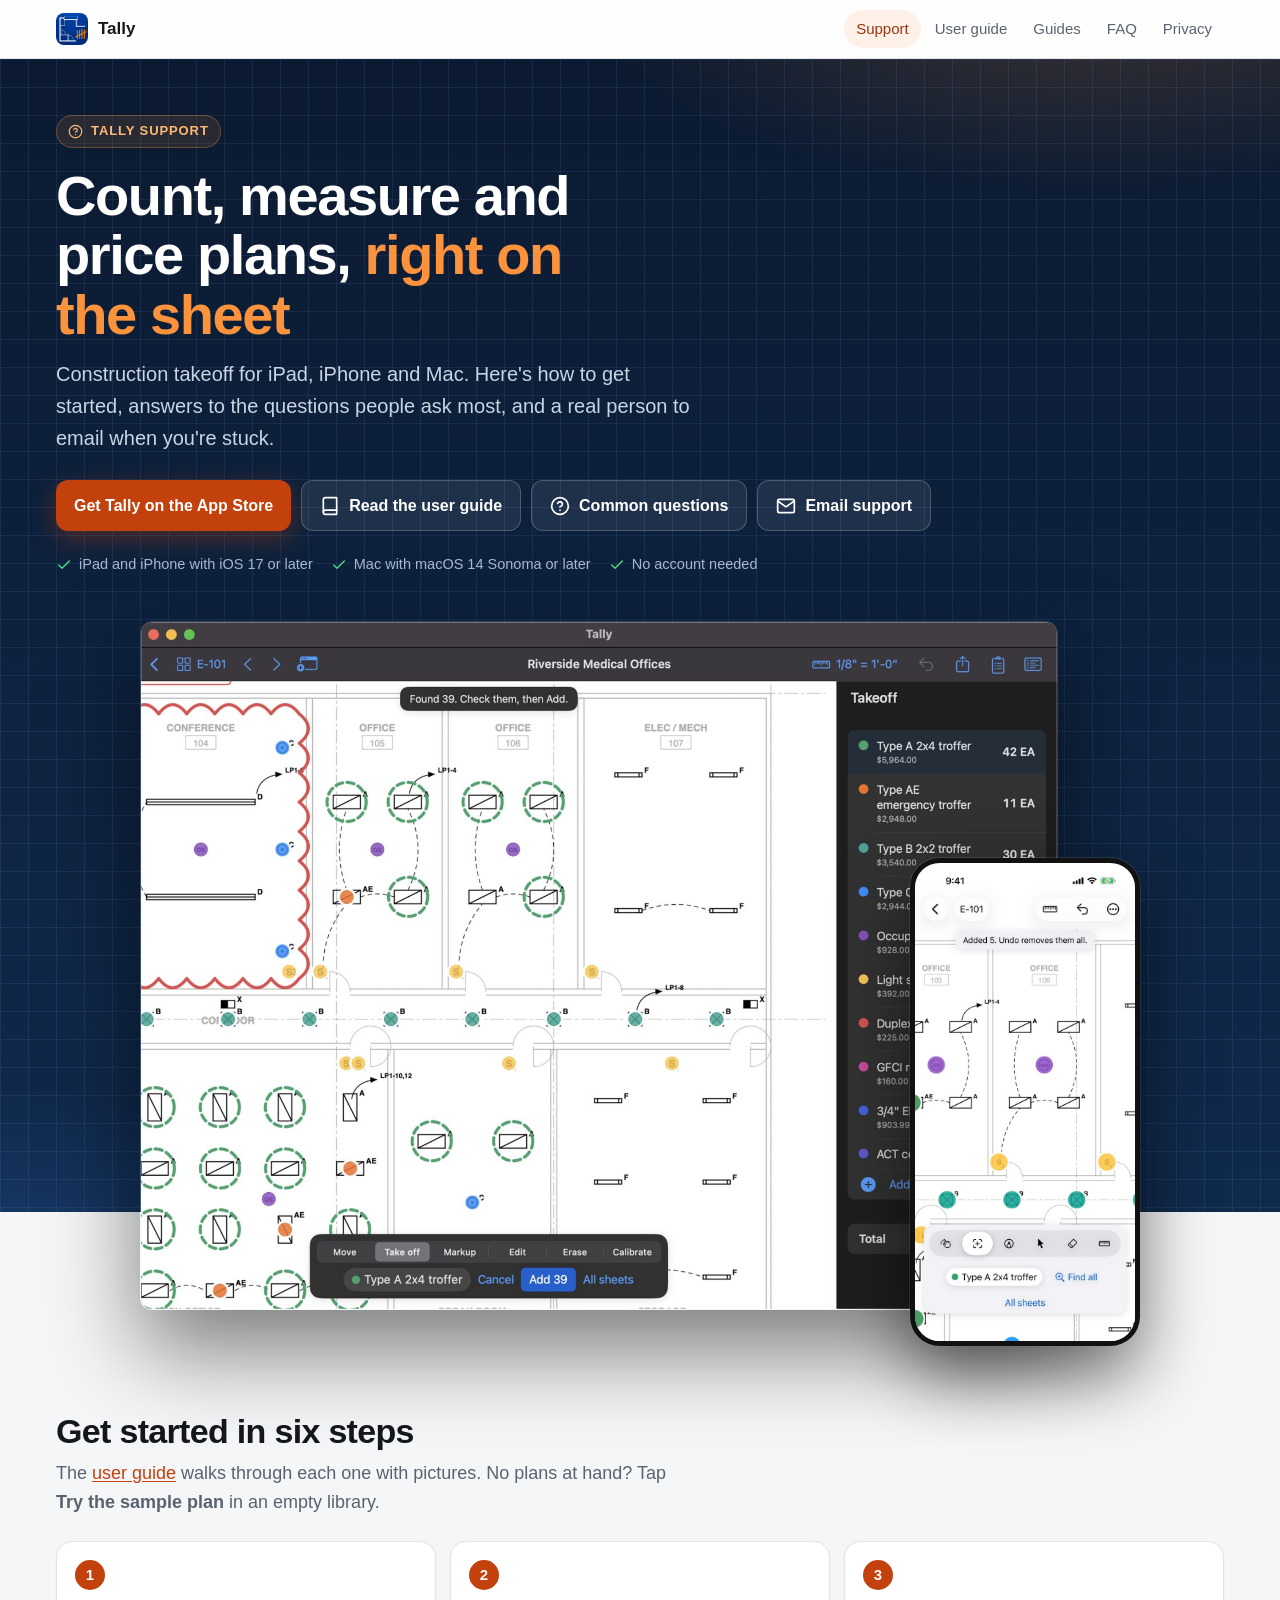
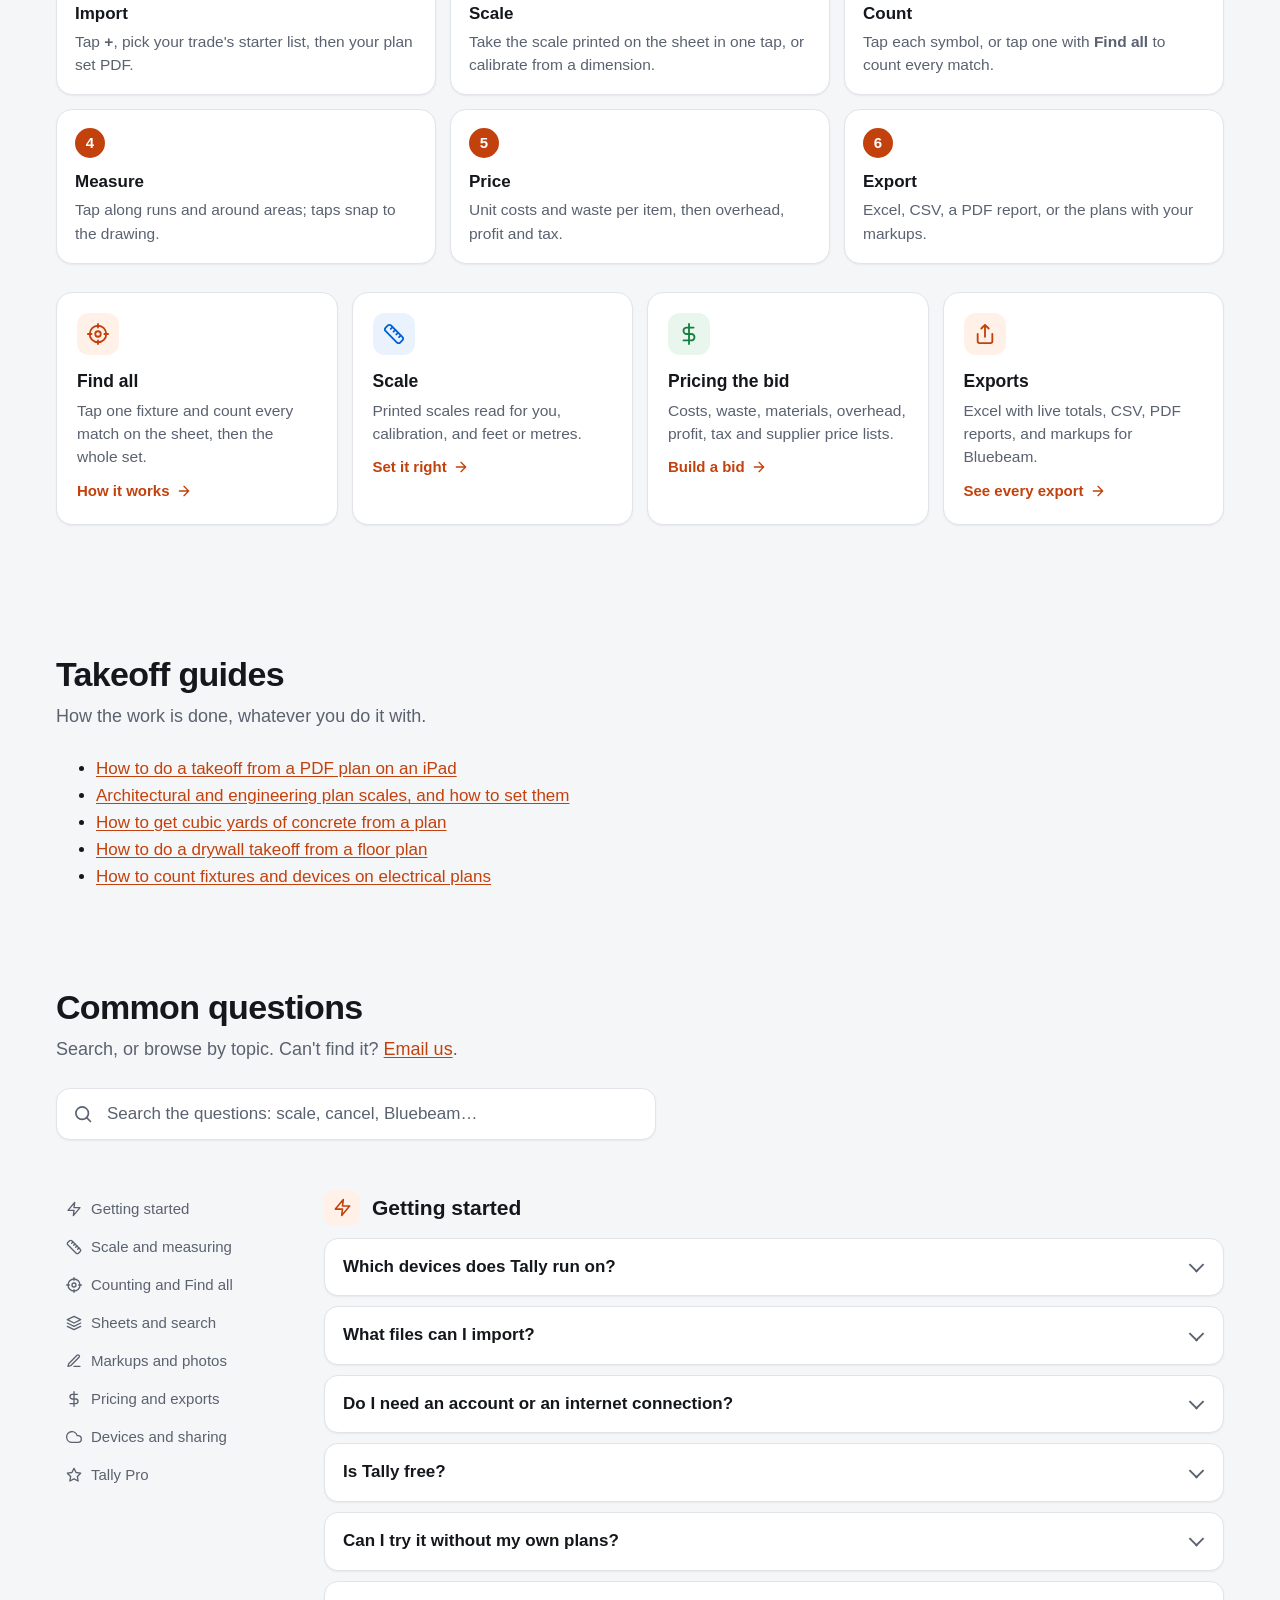
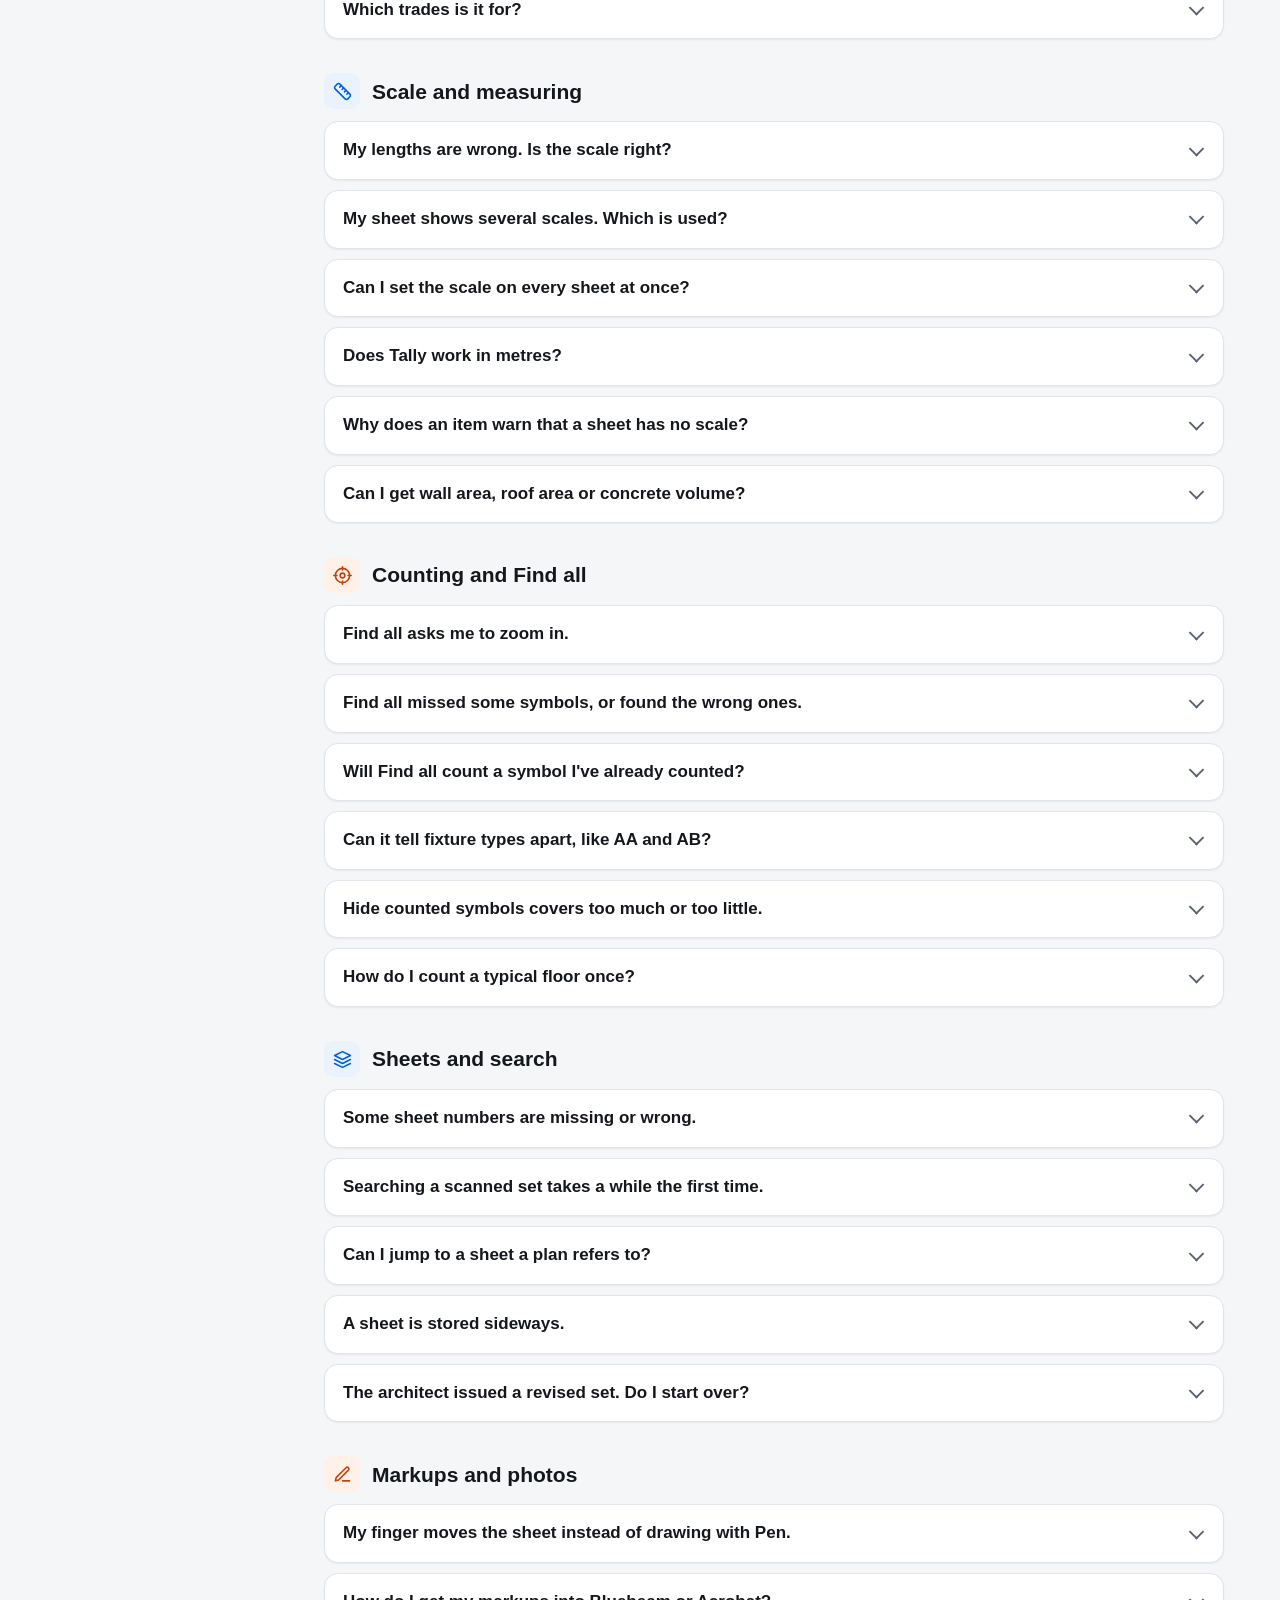
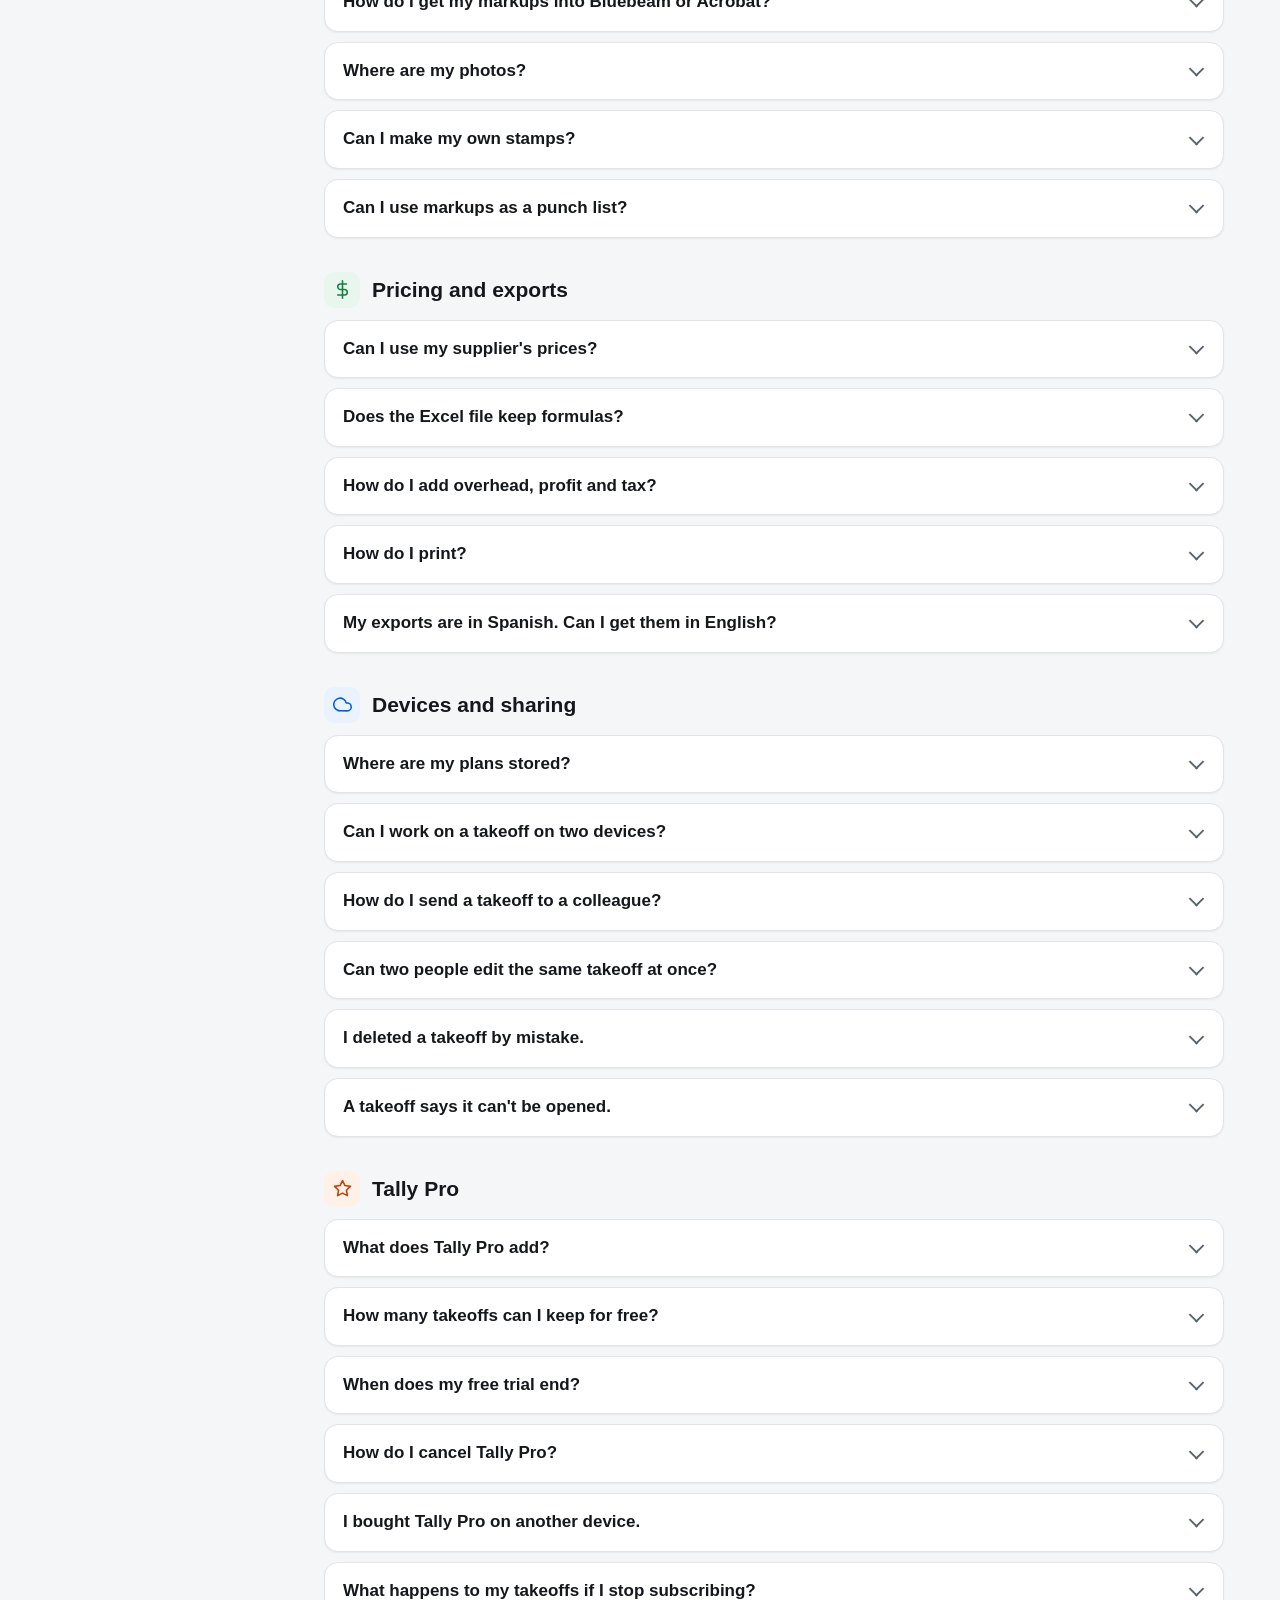
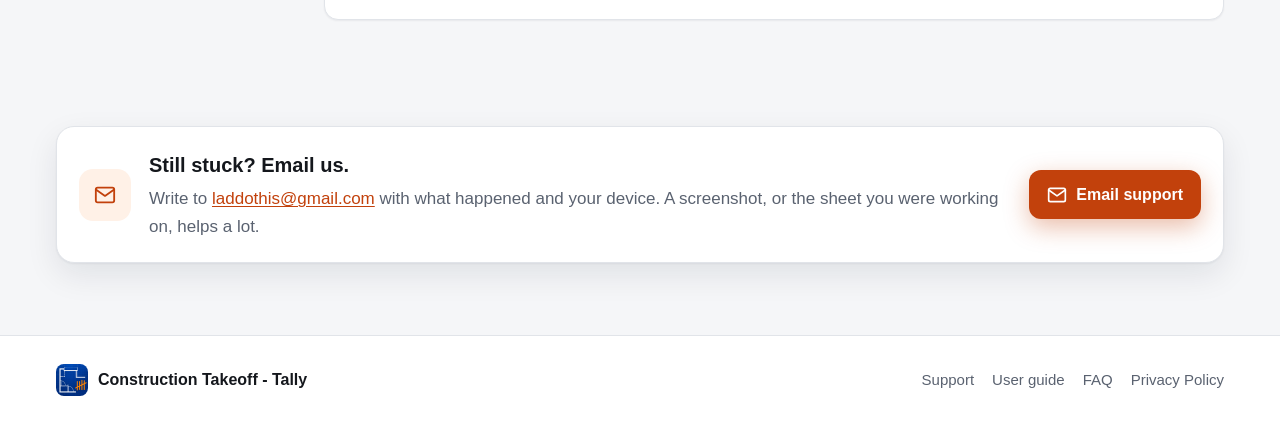
<file: index.html>
<!doctype html>
<html lang="en">
<head>
<meta charset="utf-8">
<meta name="viewport" content="width=device-width, initial-scale=1">
<meta name="msvalidate.01" content="9BEF4B135A9025BA46678C081A6365D9" />
<title>Tally: Construction Takeoff for iPad, iPhone and Mac</title>
<meta name="description" content="Construction takeoff from PDF plans on iPad, iPhone and Mac: count, measure, mark up and price on the sheet, offline. Guides, help and support.">
<meta name="theme-color" content="#0b1a30">
<link rel="stylesheet" href="style.css">
<link rel="icon" href="icon.png">
<link rel="apple-touch-icon" href="icon.png">
<link rel="canonical" href="https://coderalert0.github.io/tally-takeoff-site/">
<meta name="apple-itunes-app" content="app-id=6822083779">
<script type="application/ld+json">{"@context":"https://schema.org","@type":"SoftwareApplication","name":"Construction Takeoff - Tally","operatingSystem":"iOS 17, iPadOS 17, macOS 14","applicationCategory":"BusinessApplication","url":"https://apps.apple.com/us/app/id6822083779","offers":{"@type":"Offer","price":"0","priceCurrency":"USD"}}</script>
</head>
<body>
<a class="skip" href="#faq">Skip to the questions</a>
<header class="topbar">
  <div class="topbar-in">
    <a class="brand" href="./"><img src="icon.png" alt=""><span>Tally</span></a>
    <nav class="nav" aria-label="Site">
      <a href="./" aria-current="page">Support</a>
      <a href="guide.html">User guide</a>
      <a href="#guides">Guides</a>
      <a href="#faq">FAQ</a>
      <a href="privacy.html">Privacy</a>
    </nav>
  </div>
</header>

<section class="hero">
  <div class="hero-in">
    <span class="eyebrow"><svg class="ic"><use href="icons.svg#help"/></svg>Tally support</span>
    <h1>Count, measure and price plans, <em>right on the sheet</em></h1>
    <p class="lead">Construction takeoff for iPad, iPhone and Mac. Here's how to get started, answers to the questions people ask most, and a real person to email when you're stuck.</p>
    <div class="actions">
      <a class="btn btn-primary" href="https://apps.apple.com/us/app/apple-store/id6822083779?pt=128557981&amp;ct=site-home&amp;mt=8">Get Tally on the App Store</a>
      <a class="btn btn-ghost" href="guide.html"><svg class="ic"><use href="icons.svg#book"/></svg>Read the user guide</a>
      <a class="btn btn-ghost" href="#faq"><svg class="ic"><use href="icons.svg#help"/></svg>Common questions</a>
      <a class="btn btn-ghost mail" href="#contact"><svg class="ic"><use href="icons.svg#mail"/></svg>Email support</a>
    </div>
    <div class="platforms">
      <span><svg class="ic"><use href="icons.svg#check"/></svg>iPad and iPhone with iOS 17 or later</span>
      <span><svg class="ic"><use href="icons.svg#check"/></svg>Mac with macOS 14 Sonoma or later</span>
      <span><svg class="ic"><use href="icons.svg#check"/></svg>No account needed</span>
    </div>
    <div class="devices">
      <img class="mac" src="img/hero-mac.jpg" width="1600" height="1200" alt="Tally on a Mac: Find all has ringed 39 matching light fixtures on an electrical plan, with the items and their totals on the right">
      <img class="phone" src="img/iphone.jpg" width="600" height="1304" alt="Tally on an iPhone showing counted fixtures on a sheet">
    </div>
  </div>
</section>

<div class="wrap after-devices">
  <h2 class="section-title">Get started in six steps</h2>
  <p class="section-sub">The <a href="guide.html#quick-start">user guide</a> walks through each one with pictures. No plans at hand? Tap <b>Try the sample plan</b> in an empty library.</p>
  <ol class="quick">
    <li><b>Import</b><span>Tap <b>+</b>, pick your trade's starter list, then your plan set PDF.</span></li>
    <li><b>Scale</b><span>Take the scale printed on the sheet in one tap, or calibrate from a dimension.</span></li>
    <li><b>Count</b><span>Tap each symbol, or tap one with <b>Find all</b> to count every match.</span></li>
    <li><b>Measure</b><span>Tap along runs and around areas; taps snap to the drawing.</span></li>
    <li><b>Price</b><span>Unit costs and waste per item, then overhead, profit and tax.</span></li>
    <li><b>Export</b><span>Excel, CSV, a PDF report, or the plans with your markups.</span></li>
  </ol>

  <div class="cards" style="margin-top:28px">
    <a class="card" href="guide.html#counting"><span class="tile"><svg class="ic"><use href="icons.svg#target"/></svg></span><h3>Find all</h3><p>Tap one fixture and count every match on the sheet, then the whole set.</p><span class="more">How it works<svg class="ic"><use href="icons.svg#arrow"/></svg></span></a>
    <a class="card" href="guide.html#scale"><span class="tile blue"><svg class="ic"><use href="icons.svg#ruler"/></svg></span><h3>Scale</h3><p>Printed scales read for you, calibration, and feet or metres.</p><span class="more">Set it right<svg class="ic"><use href="icons.svg#arrow"/></svg></span></a>
    <a class="card" href="guide.html#pricing"><span class="tile green"><svg class="ic"><use href="icons.svg#dollar"/></svg></span><h3>Pricing the bid</h3><p>Costs, waste, materials, overhead, profit, tax and supplier price lists.</p><span class="more">Build a bid<svg class="ic"><use href="icons.svg#arrow"/></svg></span></a>
    <a class="card" href="guide.html#exports"><span class="tile"><svg class="ic"><use href="icons.svg#share"/></svg></span><h3>Exports</h3><p>Excel with live totals, CSV, PDF reports, and markups for Bluebeam.</p><span class="more">See every export<svg class="ic"><use href="icons.svg#arrow"/></svg></span></a>
  </div>
</div>
<div class="wrap" id="guides">
  <h2 class="section-title">Takeoff guides</h2>
  <p class="section-sub">How the work is done, whatever you do it with.</p>
  <ul>
    <li><a href="pdf-takeoff-on-ipad.html">How to do a takeoff from a PDF plan on an iPad</a></li>
    <li><a href="plan-scales.html">Architectural and engineering plan scales, and how to set them</a></li>
    <li><a href="concrete-cubic-yards-from-plans.html">How to get cubic yards of concrete from a plan</a></li>
    <li><a href="drywall-takeoff-from-plans.html">How to do a drywall takeoff from a floor plan</a></li>
    <li><a href="count-symbols-on-electrical-plans.html">How to count fixtures and devices on electrical plans</a></li>
  </ul>
</div>


<div class="wrap" id="faq" style="padding-top:8px">
  <h2 class="section-title">Common questions</h2>
  <p class="section-sub">Search, or browse by topic. Can't find it? <a href="#contact">Email us</a>.</p>
  <div class="search" role="search" style="margin:0 0 6px">
    <svg class="ic"><use href="icons.svg#search"/></svg>
    <input id="faq-search" class="light" type="search" placeholder="Search the questions: scale, cancel, Bluebeam…" aria-label="Search the questions" autocomplete="off">
  </div>
  <div class="search-status light" id="faq-status" aria-live="polite"></div>

  <div class="faq-layout" style="margin-top:18px">
    <nav class="faq-nav" aria-label="Topics">
      <a href="#q-start"><svg class="ic"><use href="icons.svg#zap"/></svg>Getting started</a>
      <a href="#q-scale"><svg class="ic"><use href="icons.svg#ruler"/></svg>Scale and measuring</a>
      <a href="#q-count"><svg class="ic"><use href="icons.svg#target"/></svg>Counting and Find all</a>
      <a href="#q-sheets"><svg class="ic"><use href="icons.svg#layers"/></svg>Sheets and search</a>
      <a href="#q-markup"><svg class="ic"><use href="icons.svg#pen"/></svg>Markups and photos</a>
      <a href="#q-bid"><svg class="ic"><use href="icons.svg#dollar"/></svg>Pricing and exports</a>
      <a href="#q-devices"><svg class="ic"><use href="icons.svg#cloud"/></svg>Devices and sharing</a>
      <a href="#q-pro"><svg class="ic"><use href="icons.svg#star"/></svg>Tally Pro</a>
    </nav>
    <div>
      <div class="empty" id="faq-empty" hidden>No answer matches that yet. <a class="mail" href="#contact">Email us</a> and we'll help.</div>

      <section class="faq-group" id="q-start">
        <h3><span class="tile"><svg class="ic"><use href="icons.svg#zap"/></svg></span>Getting started</h3>
        <details class="qa" id="what-devices"><summary>Which devices does Tally run on?</summary><div class="a">
          <p>iPhone and iPad with iOS or iPadOS 17 or later, and Mac with macOS 14 Sonoma or later. It's one app: buy Tally Pro once and it works on all three with the same Apple Account.</p></div></details>
        <details class="qa" id="what-files"><summary>What files can I import?</summary><div class="a">
          <p>Plan set PDFs of any size (sets of hundreds of sheets open in a moment), photos or scans of a sheet (JPEG, PNG or HEIC), and takeoff files sent from another Tally. Tap <b>+</b> in the library, open a PDF in Tally from Files or Mail, or drag it onto the library on an iPad or Mac.</p></div></details>
        <details class="qa" id="account"><summary>Do I need an account or an internet connection?</summary><div class="a">
          <p>No account, ever. Tally works offline: your plans and takeoffs are on your device. With iCloud on, they also sync to your other devices whenever you're connected.</p></div></details>
        <details class="qa" id="free"><summary>Is Tally free?</summary><div class="a">
          <p>Yes. Counting by hand, runs and areas, scales, zones, markups, photos, and pricing and the bid on screen are free, with no time limit, on up to three takeoffs at a time. <a href="guide.html#pro">Tally Pro</a> adds Find all, rooms in one tap, every export and printing, revised sets and Compare, and no limit on takeoffs. Every Pro feature works free on the sample plan, and Tally Pro starts with a 7-day free trial.</p></div></details>
        <details class="qa" id="sample"><summary>Can I try it without my own plans?</summary><div class="a">
          <p>Yes. In an empty library, tap <b>Try the sample plan</b> (or, later, <b>Help</b> › <b>Try Tally Pro on the sample plan</b>): a real electrical sheet with an electrical item list. Every Tally Pro feature works on it, free, so you can try Find all, rooms and the exports before deciding.</p></div></details>
        <details class="qa" id="trades"><summary>Which trades is it for?</summary><div class="a">
          <p>Any trade that counts, measures or prices from plans. New takeoffs can start with an item list for electrical, drywall and framing, flooring, roofing, plumbing, HVAC, concrete or painting, or blank, or with the items and prices of one of your earlier takeoffs.</p></div></details>
      </section>

      <section class="faq-group" id="q-scale">
        <h3><span class="tile blue"><svg class="ic"><use href="icons.svg#ruler"/></svg></span>Scale and measuring</h3>
        <details class="qa" id="scale-wrong"><summary>My lengths are wrong. Is the scale right?</summary><div class="a">
          <p>A printed scale is only right if the set was printed at its full size. Half-size sets, and PDFs that were resized, need calibrating: choose <b>Calibrate</b>, tap both ends of a long dimension you know, and type its length. If the sheet already has a scale, Tally first shows the line's length at that scale, so you can see whether it's off.</p></div></details>
        <details class="qa" id="several-scales"><summary>My sheet shows several scales. Which is used?</summary><div class="a">
          <p>The one you pick. The Scale menu lists every scale printed on the sheet, under <b>Printed on this sheet</b>. Each sheet has one scale at a time, used for every run and area on it, so pick the scale of the view you're taking off.</p></div></details>
        <details class="qa" id="all-scales"><summary>Can I set the scale on every sheet at once?</summary><div class="a">
          <p>Yes, two ways in the Scale menu: <b>Use each sheet's printed scale</b> sets every sheet without a scale from the one scale it prints (sheets with several, or none, are left for you), and <b>Use this scale on all sheets</b> copies this sheet's scale to the rest.</p></div></details>
        <details class="qa" id="metric"><summary>Does Tally work in metres?</summary><div class="a">
          <p>Yes. Scale menu › <b>Units</b> › Metres shows the takeoff in m, m² and m³, prices per metre included. Metric scales (1:50, 1:100 and the rest) are listed and read from the sheets, and in metres a length typed without a unit is metres. Switching units never changes a total.</p></div></details>
        <details class="qa" id="no-scale"><summary>Why does an item warn that a sheet has no scale?</summary><div class="a">
          <p>Runs and areas on a sheet with no scale can't be measured yet, so they'd count as zero. Set the sheet's scale and their lengths and areas appear. Counts don't need a scale.</p></div></details>
        <details class="qa" id="walls-roofs"><summary>Can I get wall area, roof area or concrete volume?</summary><div class="a">
          <p>Yes, from the item's settings: a <b>wall height</b> turns a run into wall area, a <b>roof pitch</b> turns plan area into true roof area, and a <b>depth</b> turns an area into cubic yards for a slab or excavation. See <a href="guide.html#items">Items</a>.</p></div></details>
      </section>

      <section class="faq-group" id="q-count">
        <h3><span class="tile"><svg class="ic"><use href="icons.svg#target"/></svg></span>Counting and Find all</h3>
        <details class="qa" id="zoom-in"><summary>Find all asks me to zoom in.</summary><div class="a">
          <p>At full-sheet zoom a fingertip covers several symbols, so Tally can't tell which one you mean. Zoom in until the symbol is easy to tap, then tap it.</p></div></details>
        <details class="qa" id="findall-missed"><summary>Find all missed some symbols, or found the wrong ones.</summary><div class="a">
          <p>Every match is shown for you to check before it's added: tap a wrong one to leave it out, and tap a missed one to count it. Find all works best on PDFs exported from CAD; scanned paper drawings work less reliably. If a set keeps tripping it up, <a href="#contact">send us the sheet</a> and we'll look.</p></div></details>
        <details class="qa" id="findall-twice"><summary>Will Find all count a symbol I've already counted?</summary><div class="a">
          <p>No. Symbols already counted for the item are skipped, on the sheet and when <b>All sheets</b> searches the rest of the set.</p></div></details>
        <details class="qa" id="findall-types"><summary>Can it tell fixture types apart, like AA and AB?</summary><div class="a">
          <p>Yes. Types drawn alike but tagged differently are kept apart, in any orientation. It also finds long fixtures such as pendant rows, symbols drawn as just a word (a switch shown as "S3"), and fixtures inside a ceiling grid.</p></div></details>
        <details class="qa" id="hide-counted"><summary>Hide counted symbols covers too much or too little.</summary><div class="a">
          <p>Symbols counted with Find all are covered at their own size (a long fixture, such as a pendant row, over its middle); ones you tapped by hand get a fixture-sized cover. Turn it off from the item menu at any time.</p></div></details>
        <details class="qa" id="typical"><summary>How do I count a typical floor once?</summary><div class="a">
          <p>Count it, then either This sheet › <b>Repeat this sheet (typical floor)</b> to multiply its quantities, or <b>Copy this sheet's marks to</b> another sheet of the same size, so each floor has its own marks (and its own zone, if you use zones).</p></div></details>
      </section>

      <section class="faq-group" id="q-sheets">
        <h3><span class="tile blue"><svg class="ic"><use href="icons.svg#layers"/></svg></span>Sheets and search</h3>
        <details class="qa" id="sheet-numbers"><summary>Some sheet numbers are missing or wrong.</summary><div class="a">
          <p>Tally reads each number from the sheet's title block, with text recognition on scans. Sets drawn without discipline sheet numbers, and some scans, can't always be read. The sheets are still in the order of the PDF, and the thumbnails and arrows work as usual. <a href="#contact">Send us the set</a> and we'll improve how it's read.</p></div></details>
        <details class="qa" id="search-slow"><summary>Searching a scanned set takes a while the first time.</summary><div class="a">
          <p>Scans have no text layer (or only a stamped page number), so Tally reads each scanned sheet once, a few seconds a sheet, and keeps the result with the takeoff. Results show as each sheet is read, and later searches are instant.</p></div></details>
        <details class="qa" id="sheet-links"><summary>Can I jump to a sheet a plan refers to?</summary><div class="a">
          <p>Yes. With the <b>Move</b> tool, tap a sheet number written on the plan, such as SEE E-501 or a detail's 3/E-501, and that sheet opens.</p></div></details>
        <details class="qa" id="sideways"><summary>A sheet is stored sideways.</summary><div class="a">
          <p>This sheet › <b>Rotate sheet</b> (<kbd>⌘R</kbd> on a Mac) turns it a quarter turn at a time. The plan file isn't changed, and your marks stay put on the drawing.</p></div></details>
        <details class="qa" id="revised"><summary>The architect issued a revised set. Do I start over?</summary><div class="a">
          <p>No. With Tally Pro, press and hold the takeoff in the library and choose <b>Replace with revised set</b>. Marks follow their sheets by sheet number, and <b>Compare</b> shows what changed on each sheet: removed in red, added in blue. The previous version is kept.</p></div></details>
      </section>

      <section class="faq-group" id="q-markup">
        <h3><span class="tile"><svg class="ic"><use href="icons.svg#pen"/></svg></span>Markups and photos</h3>
        <details class="qa" id="finger-pen"><summary>My finger moves the sheet instead of drawing with Pen.</summary><div class="a">
          <p>Once an Apple Pencil has drawn, only the Pencil draws, so fingers can move the sheet (as in Notes). With iPadOS's Only Draw with Apple Pencil off and no Pencil used, a finger draws.</p></div></details>
        <details class="qa" id="bluebeam"><summary>How do I get my markups into Bluebeam or Acrobat?</summary><div class="a">
          <p>Export <b>Plan PDF with markups</b>. Every mark, markup and stamp is a standard PDF annotation, so Bluebeam, Acrobat and Preview list and edit them.</p></div></details>
        <details class="qa" id="photos"><summary>Where are my photos?</summary><div class="a">
          <p>Inside the takeoff, so they go wherever it goes (to your other devices with iCloud). With Move, tap a photo's pin to see, share or caption it. They also appear at the end of the PDF report and the plan PDF. To add a photo that's in Files (or the Finder on a Mac), choose <b>Choose file</b> when you place it.</p></div></details>
        <details class="qa" id="stamps"><summary>Can I make my own stamps?</summary><div class="a">
          <p>Yes: Markup › Stamp › <b>New stamp</b>. Your stamps stay in the list for every takeoff, alongside APPROVED, REVISE AND RESUBMIT, FIELD VERIFY and the rest.</p></div></details>
        <details class="qa" id="punch"><summary>Can I use markups as a punch list?</summary><div class="a">
          <p>Yes. The <b>Markups</b> button lists every markup by sheet; tap the circle to mark one resolved. Export › <b>Markups as a punch list</b> gives a CSV with each one's sheet, type, text, status and date.</p></div></details>
      </section>

      <section class="faq-group" id="q-bid">
        <h3><span class="tile green"><svg class="ic"><use href="icons.svg#dollar"/></svg></span>Pricing and exports</h3>
        <details class="qa" id="supplier-prices"><summary>Can I use my supplier's prices?</summary><div class="a">
          <p>Yes. Save the price list as CSV and choose <b>Update prices from a spreadsheet</b> under the total. Tally matches names to your items and materials, sets their prices in one step (one Undo), and tells you which names it couldn't find. You can also export your takeoff as CSV, change the prices in Excel, and read it back in. <a href="guide.html#pricing">More</a></p></div></details>
        <details class="qa" id="excel-live"><summary>Does the Excel file keep formulas?</summary><div class="a">
          <p>Yes. The Excel workbook has live totals: change a price, a waste % or a markup percentage in Excel and the bid updates. It has sheets for materials, zones, sheets and markups too.</p></div></details>
        <details class="qa" id="overhead"><summary>How do I add overhead, profit and tax?</summary><div class="a">
          <p>Under the total in the items panel, tap <b>Add overhead, profit and tax</b>. Contingency, overhead, profit and tax are percentages of the cost, and <b>fixed amounts</b> add costs you don't measure, such as a permit or a lift rental. Exports show the bid under the total.</p></div></details>
        <details class="qa" id="print"><summary>How do I print?</summary><div class="a">
          <p>From the export button: <b>Print this sheet</b> (the sheet on screen with its marks and quantities) or <b>Print the report</b>. On a Mac, <kbd>⌘P</kbd>. Printing is part of Tally Pro.</p></div></details>
        <details class="qa" id="export-language"><summary>My exports are in Spanish. Can I get them in English?</summary><div class="a">
          <p>Exports follow Tally's language. To keep the device in Spanish and Tally in English, go to Settings › Apps › Tally › Language.</p></div></details>
      </section>

      <section class="faq-group" id="q-devices">
        <h3><span class="tile blue"><svg class="ic"><use href="icons.svg#cloud"/></svg></span>Devices and sharing</h3>
        <details class="qa" id="stored"><summary>Where are my plans stored?</summary><div class="a">
          <p>On your device and, when it's signed in to iCloud, in your own iCloud account, so every takeoff appears on your iPhone, iPad and Mac. To keep them on one device only, tap the iCloud button in the library and choose <b>Keep on This Device Only</b>. Tally has no accounts of its own and sends nothing to us. See the <a href="privacy.html">privacy policy</a>.</p></div></details>
        <details class="qa" id="two-devices"><summary>Can I work on a takeoff on two devices?</summary><div class="a">
          <p>Yes. Changes made on one show up on the other, and if both were changed while apart (one offline), the two are combined mark by mark, keeping the latest change of each.</p></div></details>
        <details class="qa" id="send-colleague"><summary>How do I send a takeoff to a colleague?</summary><div class="a">
          <p>Export › <b>Takeoff file</b>, then send it by Mail, Messages or AirDrop. When they open it in Tally it becomes a takeoff of their own, with the plans, marks, markups and photos. Opening one is free; creating one needs Tally Pro.</p></div></details>
        <details class="qa" id="coedit"><summary>Can two people edit the same takeoff at once?</summary><div class="a">
          <p>Not yet. Each person works on their own copy, and a takeoff file sent again lets them replace theirs or keep both. Your own devices share one copy through iCloud.</p></div></details>
        <details class="qa" id="deleted"><summary>I deleted a takeoff by mistake.</summary><div class="a">
          <p>It's kept for 30 days on the device you deleted it on. Open <b>Recently Deleted</b> at the bottom of the library and tap <b>Recover</b>.</p></div></details>
        <details class="qa" id="cant-open"><summary>A takeoff says it can't be opened.</summary><div class="a">
          <p>It was most likely saved by a newer version of Tally on another of your devices. Update Tally from the App Store and it opens. If it's up to date and still won't open, <a href="#contact">email us</a>; nothing is deleted.</p></div></details>
      </section>

      <section class="faq-group" id="q-pro">
        <h3><span class="tile"><svg class="ic"><use href="icons.svg#star"/></svg></span>Tally Pro</h3>
        <details class="qa" id="pro-includes"><summary>What does Tally Pro add?</summary><div class="a">
          <p>Find all (on a sheet and across the set), Room and All rooms, every export (Excel, CSV, PDF report, plan PDF with markups, punch list, takeoff file), printing, revised sets and Compare, and no limit on takeoffs. It's monthly or yearly, with a 7-day free trial; the App Store shows the price in your currency before you subscribe.</p></div></details>
        <details class="qa" id="free-limit"><summary>How many takeoffs can I keep for free?</summary><div class="a">
          <p>Three at a time; the sample plan doesn't count. The list of takeoffs shows how many you've used, and deleting one (it goes to Recently Deleted) frees its place. Every takeoff you have always opens and can be worked on, whatever the count: only a new one needs Tally Pro.</p></div></details>
        <details class="qa" id="trial-end"><summary>When does my free trial end?</summary><div class="a">
          <p><b>Help</b> in the list of takeoffs shows the day. Two days before it ends, the list reminds you, with <b>Manage subscription</b> to cancel if you'd rather not continue. Cancel at least 24 hours before the end to avoid being charged.</p></div></details>
        <details class="qa" id="cancel"><summary>How do I cancel Tally Pro?</summary><div class="a">
          <p>In Tally: <b>Help</b> in the library › <b>Manage subscription</b>. Or in Settings › your name › Subscriptions on iPhone or iPad, or in the App Store app on a Mac. Cancel at least 24 hours before the period (or the free trial) ends.</p></div></details>
        <details class="qa" id="restore"><summary>I bought Tally Pro on another device.</summary><div class="a">
          <p>One subscription covers iPhone, iPad and Mac with the same Apple Account. If it doesn't show, tap <b>Help</b> › <b>Restore purchases</b> (or <b>Restore purchases</b> on the Tally Pro screen).</p></div></details>
        <details class="qa" id="stop"><summary>What happens to my takeoffs if I stop subscribing?</summary><div class="a">
          <p>Nothing is lost. Every takeoff stays and opens, and everything free keeps working. With more than three, a new takeoff needs Tally Pro again (or delete one to make room). Find all, rooms, exports and revised sets come back when you subscribe again.</p></div></details>
      </section>
    </div>
  </div>
</div>

<div class="wrap" id="contact" style="padding-top:0">
  <div class="contact">
    <span class="tile"><svg class="ic"><use href="icons.svg#mail"/></svg></span>
    <div>
      <h3>Still stuck? Email us.</h3>
      <p>Write to <span class="email"><noscript>laddothis at gmail dot com</noscript></span> with what happened and your device. A screenshot, or the sheet you were working on, helps a lot.</p>
    </div>
    <a class="btn btn-primary mail" href="#contact"><svg class="ic"><use href="icons.svg#mail"/></svg>Email support</a>
  </div>
</div>

<footer class="site-footer">
  <div class="in">
    <a class="brand" href="./"><img src="icon.png" alt=""><span>Construction Takeoff - Tally</span></a>
    <nav aria-label="Footer"><a href="./">Support</a><a href="guide.html">User guide</a><a href="#faq">FAQ</a><a href="privacy.html">Privacy Policy</a></nav>
  </div>
</footer>
<button class="totop" type="button" aria-label="Back to top"><svg class="ic"><use href="icons.svg#up"/></svg></button>
<script src="site.js"></script>
</body>
</html>
</file>
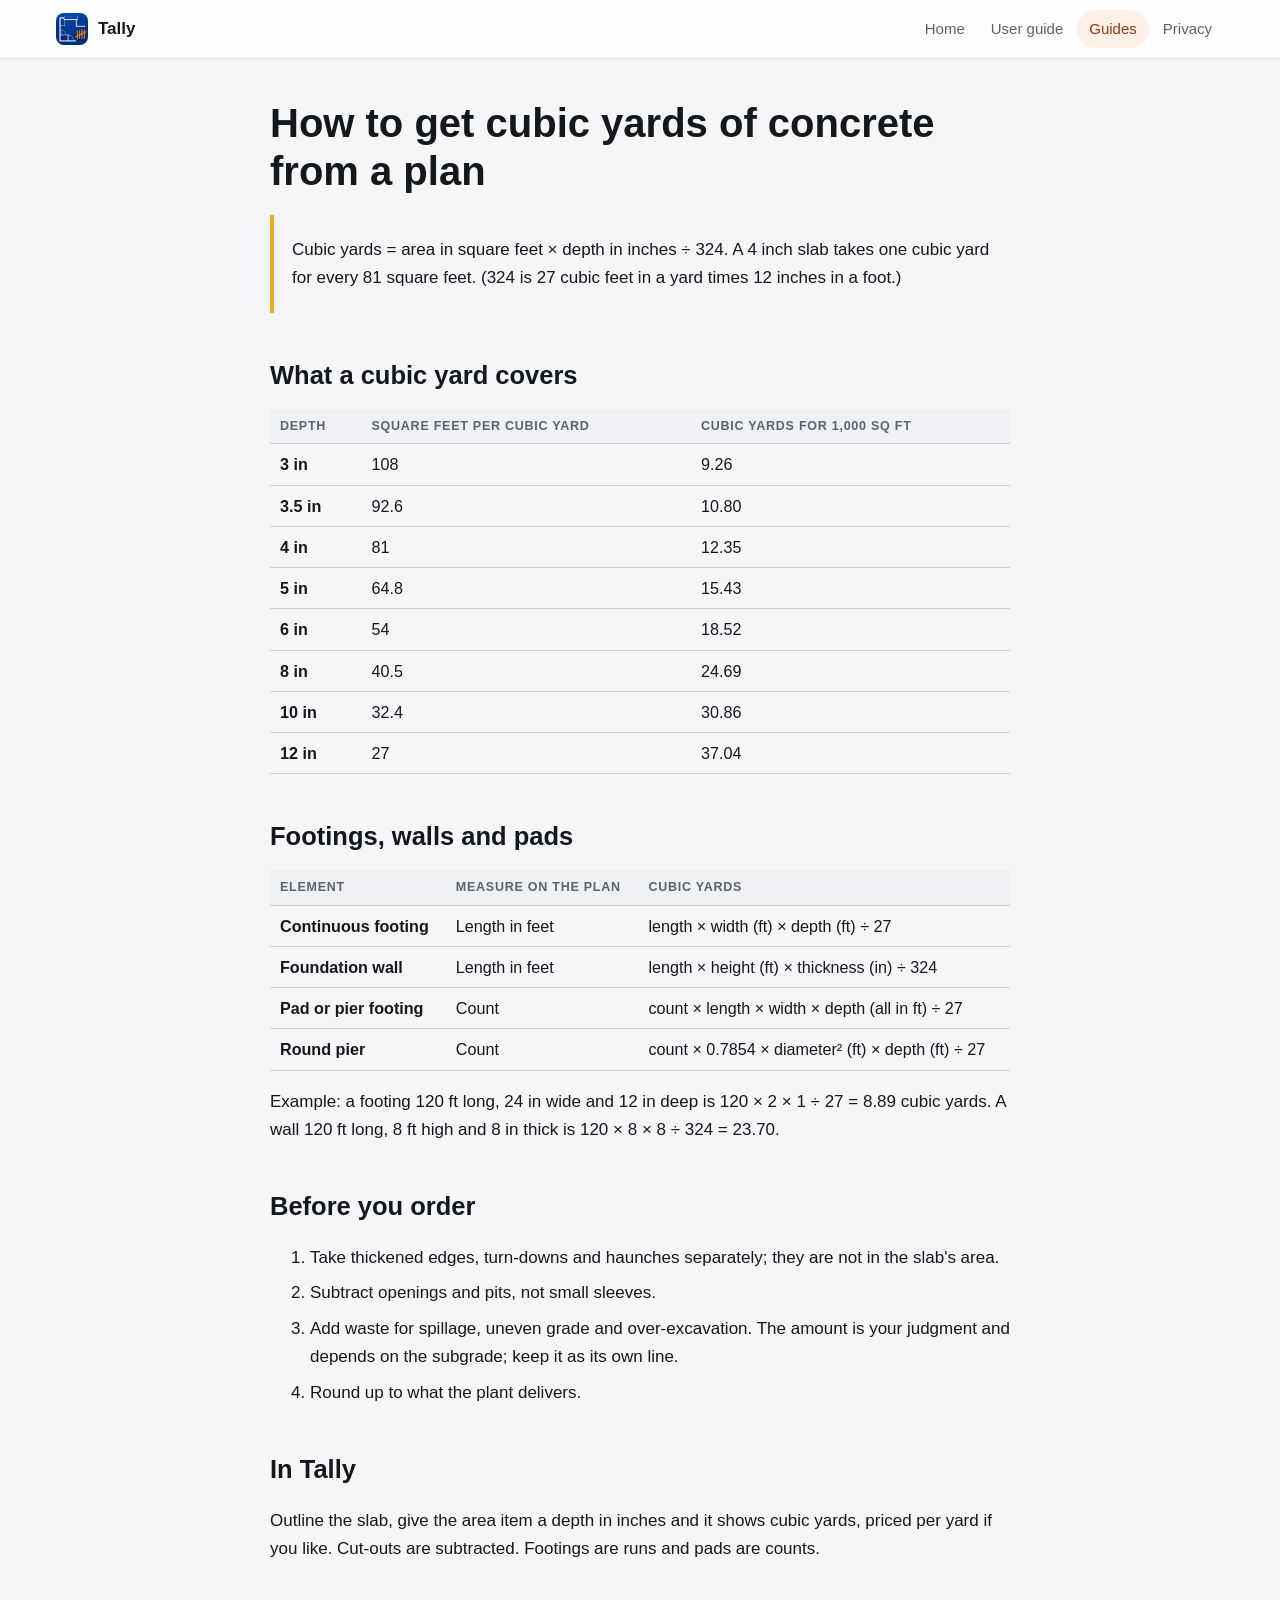
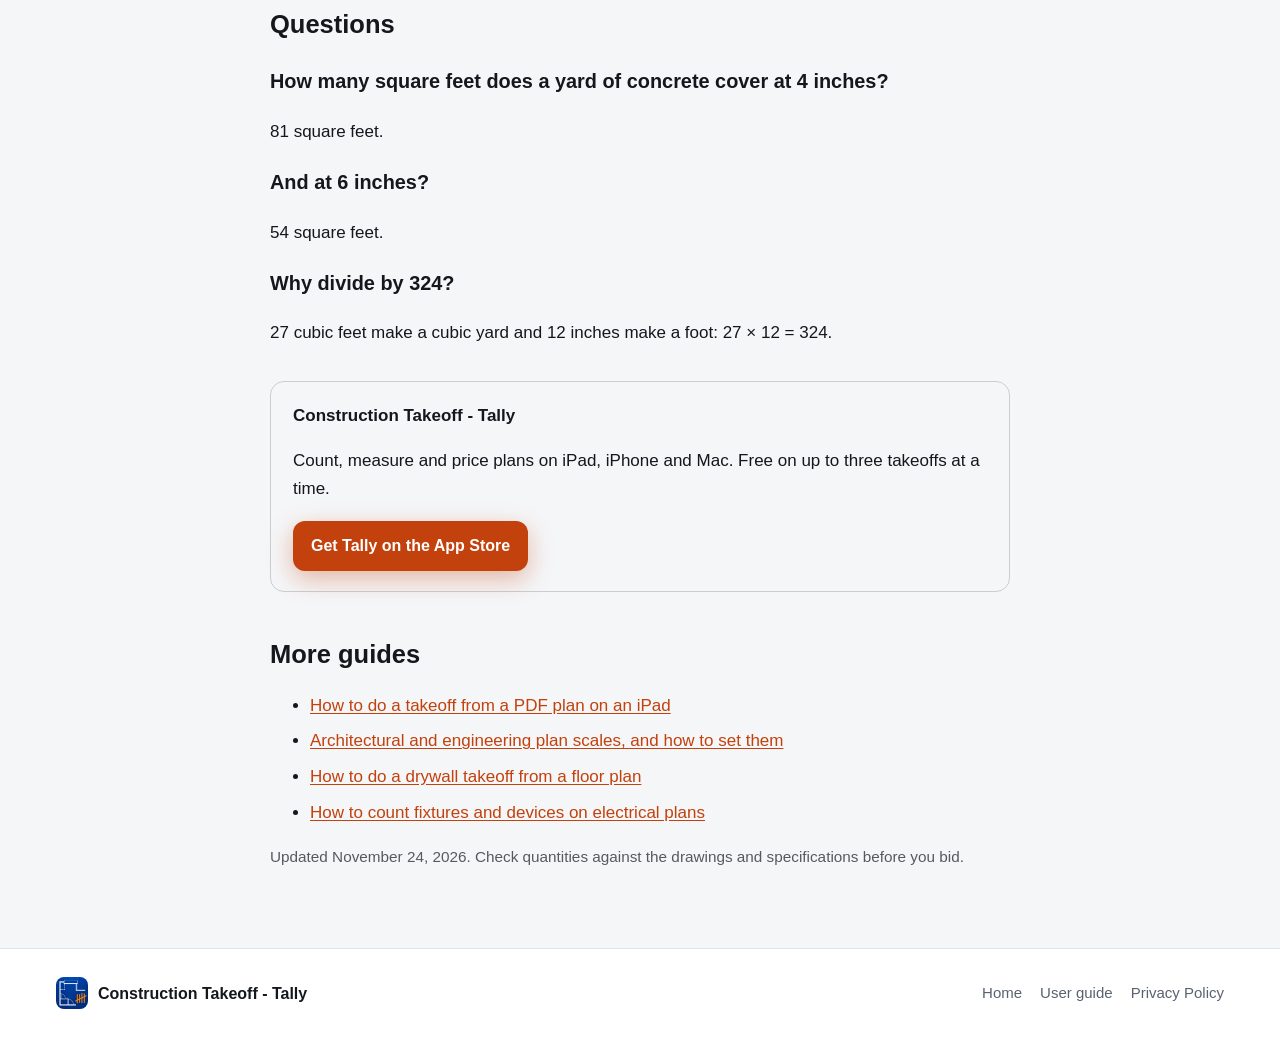
<file: concrete-cubic-yards-from-plans.html>
<!doctype html>
<html lang="en">
<head>
<meta charset="utf-8">
<meta name="viewport" content="width=device-width, initial-scale=1">
<title>How to get cubic yards of concrete from a plan</title>
<meta name="description" content="Area times depth over 324: the formula, how many square feet a cubic yard covers at each depth, footings and walls, and waste.">
<link rel="canonical" href="https://coderalert0.github.io/tally-takeoff-site/concrete-cubic-yards-from-plans.html">
<meta name="apple-itunes-app" content="app-id=6822083779">
<meta name="theme-color" content="#0b1a30">
<link rel="stylesheet" href="style.css">
<link rel="icon" href="icon.png">
<script type="application/ld+json">[{"@context": "https://schema.org", "@type": "Article", "headline": "How to get cubic yards of concrete from a plan", "description": "Area times depth over 324: the formula, how many square feet a cubic yard covers at each depth, footings and walls, and waste.", "dateModified": "2026-11-24", "datePublished": "2026-11-24", "mainEntityOfPage": "https://coderalert0.github.io/tally-takeoff-site/concrete-cubic-yards-from-plans.html", "author": {"@type": "Organization", "name": "Construction Takeoff - Tally"}}, {"@context": "https://schema.org", "@type": "FAQPage", "mainEntity": [{"@type": "Question", "name": "How many square feet does a yard of concrete cover at 4 inches?", "acceptedAnswer": {"@type": "Answer", "text": "81 square feet."}}, {"@type": "Question", "name": "And at 6 inches?", "acceptedAnswer": {"@type": "Answer", "text": "54 square feet."}}, {"@type": "Question", "name": "Why divide by 324?", "acceptedAnswer": {"@type": "Answer", "text": "27 cubic feet make a cubic yard and 12 inches make a foot: 27 × 12 = 324."}}]}]</script>
<style>
.g-wrap{max-width:780px;margin:0 auto;padding:32px 20px 64px;line-height:1.65}
.g-wrap h1{font-size:clamp(1.7rem,4.6vw,2.5rem);line-height:1.2;margin:.2em 0 .5em}
.g-wrap h2{margin:1.6em 0 .5em}
.g-wrap li{margin:.45em 0}
.g-answer{border-left:4px solid #f5a623;padding:4px 0 4px 18px;margin:18px 0}
.table-scroll{overflow-x:auto}
table.g{border-collapse:collapse;width:100%;font-size:.95em}
table.g th,table.g td{border-bottom:1px solid rgba(128,128,128,.35);padding:8px 10px;text-align:left;vertical-align:top}
.g-cta{margin:34px 0 10px;padding:20px 22px;border:1px solid rgba(128,128,128,.35);border-radius:14px}
.g-meta{opacity:.7;font-size:.9em}
</style>
</head>
<body>
<header class="topbar"><div class="topbar-in">
  <a class="brand" href="./"><img src="icon.png" alt=""><span>Tally</span></a>
  <nav class="nav" aria-label="Site"><a href="./">Home</a><a href="guide.html">User guide</a><a href="./#guides" aria-current="page">Guides</a><a href="privacy.html">Privacy</a></nav>
</div></header>
<main class="g-wrap">
<h1>How to get cubic yards of concrete from a plan</h1>
<div class="g-answer"><p>Cubic yards = area in square feet × depth in inches ÷ 324. A 4 inch slab takes one cubic yard for every 81 square feet. (324 is 27 cubic feet in a yard times 12 inches in a foot.)</p></div>
<h2>What a cubic yard covers</h2><div class="table-scroll"><table class="g"><thead><tr><th>Depth</th><th>Square feet per cubic yard</th><th>Cubic yards for 1,000 sq ft</th></tr></thead><tbody><tr><td>3 in</td><td>108</td><td>9.26</td></tr><tr><td>3.5 in</td><td>92.6</td><td>10.80</td></tr><tr><td>4 in</td><td>81</td><td>12.35</td></tr><tr><td>5 in</td><td>64.8</td><td>15.43</td></tr><tr><td>6 in</td><td>54</td><td>18.52</td></tr><tr><td>8 in</td><td>40.5</td><td>24.69</td></tr><tr><td>10 in</td><td>32.4</td><td>30.86</td></tr><tr><td>12 in</td><td>27</td><td>37.04</td></tr></tbody></table></div><h2>Footings, walls and pads</h2><div class="table-scroll"><table class="g"><thead><tr><th>Element</th><th>Measure on the plan</th><th>Cubic yards</th></tr></thead><tbody><tr><td>Continuous footing</td><td>Length in feet</td><td>length × width (ft) × depth (ft) ÷ 27</td></tr><tr><td>Foundation wall</td><td>Length in feet</td><td>length × height (ft) × thickness (in) ÷ 324</td></tr><tr><td>Pad or pier footing</td><td>Count</td><td>count × length × width × depth (all in ft) ÷ 27</td></tr><tr><td>Round pier</td><td>Count</td><td>count × 0.7854 × diameter² (ft) × depth (ft) ÷ 27</td></tr></tbody></table></div><p>Example: a footing 120 ft long, 24 in wide and 12 in deep is 120 × 2 × 1 ÷ 27 = 8.89 cubic yards. A wall 120 ft long, 8 ft high and 8 in thick is 120 × 8 × 8 ÷ 324 = 23.70.</p><h2>Before you order</h2><ol><li>Take thickened edges, turn-downs and haunches separately; they are not in the slab's area.</li><li>Subtract openings and pits, not small sleeves.</li><li>Add waste for spillage, uneven grade and over-excavation. The amount is your judgment and depends on the subgrade; keep it as its own line.</li><li>Round up to what the plant delivers.</li></ol><h2>In Tally</h2><p>Outline the slab, give the area item a depth in inches and it shows cubic yards, priced per yard if you like. Cut-outs are subtracted. Footings are runs and pads are counts.</p>
<h2>Questions</h2>
<h3>How many square feet does a yard of concrete cover at 4 inches?</h3><p>81 square feet.</p><h3>And at 6 inches?</h3><p>54 square feet.</p><h3>Why divide by 324?</h3><p>27 cubic feet make a cubic yard and 12 inches make a foot: 27 × 12 = 324.</p>
<div class="g-cta"><b>Construction Takeoff - Tally</b><p>Count, measure and price plans on iPad, iPhone and Mac. Free on up to three takeoffs at a time.</p>
<a class="btn btn-primary" href="https://apps.apple.com/us/app/apple-store/id6822083779?pt=128557981&amp;ct=guide-concrete-cubic-yards-f&amp;mt=8">Get Tally on the App Store</a></div>
<h2>More guides</h2><ul><li><a href="pdf-takeoff-on-ipad.html">How to do a takeoff from a PDF plan on an iPad</a></li><li><a href="plan-scales.html">Architectural and engineering plan scales, and how to set them</a></li><li><a href="drywall-takeoff-from-plans.html">How to do a drywall takeoff from a floor plan</a></li><li><a href="count-symbols-on-electrical-plans.html">How to count fixtures and devices on electrical plans</a></li></ul>
<p class="g-meta">Updated November 24, 2026. Check quantities against the drawings and specifications before you bid.</p>
</main>
<footer class="site-footer"><div class="in"><a class="brand" href="./"><img src="icon.png" alt=""><span>Construction Takeoff - Tally</span></a>
<nav aria-label="Footer"><a href="./">Home</a><a href="guide.html">User guide</a><a href="privacy.html">Privacy Policy</a></nav></div></footer>
</body>
</html>
</file>
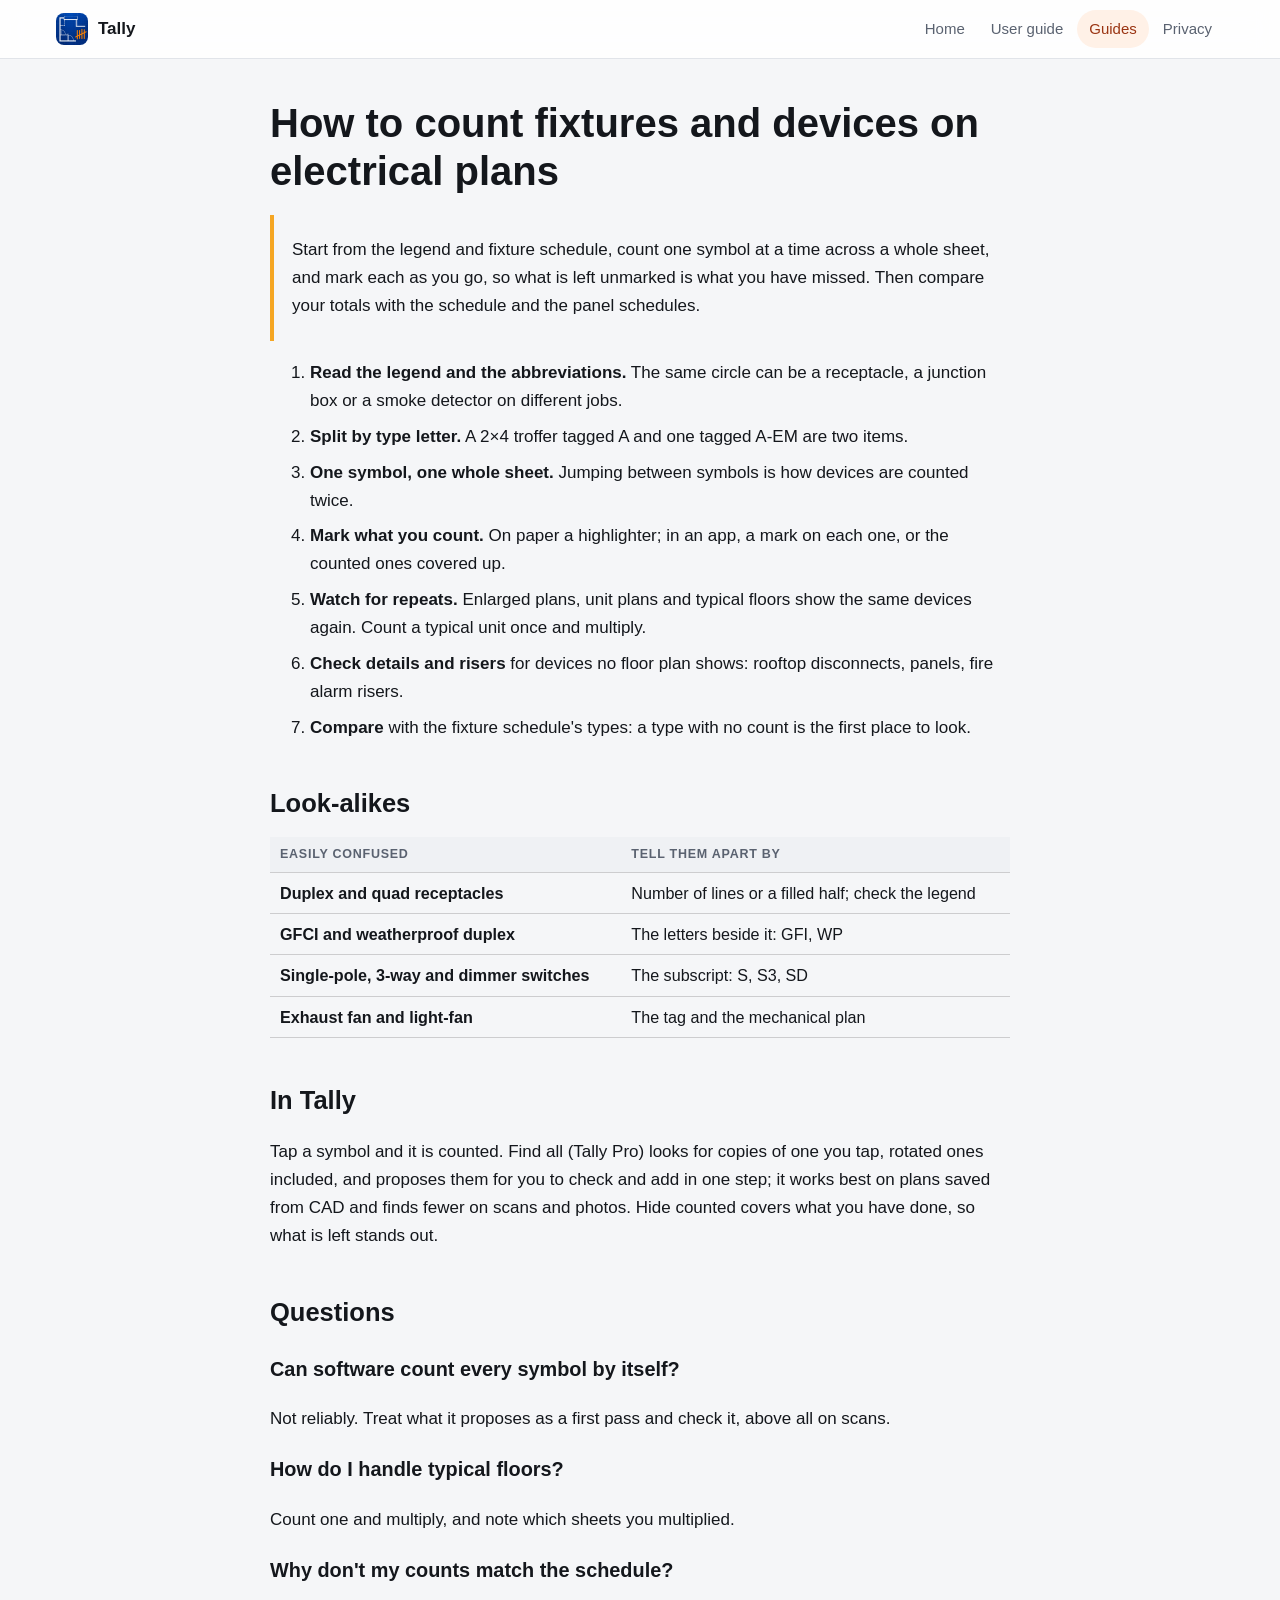
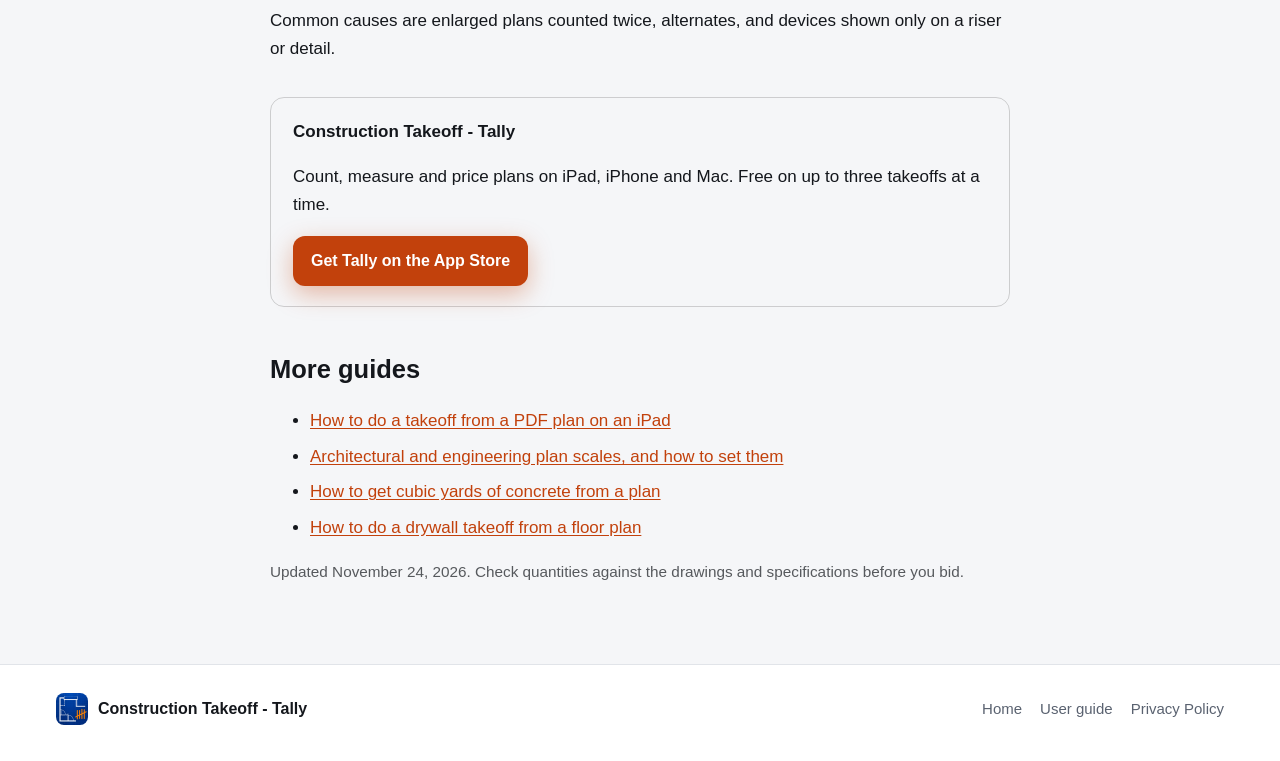
<file: count-symbols-on-electrical-plans.html>
<!doctype html>
<html lang="en">
<head>
<meta charset="utf-8">
<meta name="viewport" content="width=device-width, initial-scale=1">
<title>How to count fixtures and devices on electrical plans</title>
<meta name="description" content="Read the legend, count one symbol at a time, sheet by sheet, and catch what is missed: type letters, look-alikes, enlarged plans and risers.">
<link rel="canonical" href="https://coderalert0.github.io/tally-takeoff-site/count-symbols-on-electrical-plans.html">
<meta name="apple-itunes-app" content="app-id=6822083779">
<meta name="theme-color" content="#0b1a30">
<link rel="stylesheet" href="style.css">
<link rel="icon" href="icon.png">
<script type="application/ld+json">[{"@context": "https://schema.org", "@type": "Article", "headline": "How to count fixtures and devices on electrical plans", "description": "Read the legend, count one symbol at a time, sheet by sheet, and catch what is missed: type letters, look-alikes, enlarged plans and risers.", "dateModified": "2026-11-24", "datePublished": "2026-11-24", "mainEntityOfPage": "https://coderalert0.github.io/tally-takeoff-site/count-symbols-on-electrical-plans.html", "author": {"@type": "Organization", "name": "Construction Takeoff - Tally"}}, {"@context": "https://schema.org", "@type": "FAQPage", "mainEntity": [{"@type": "Question", "name": "Can software count every symbol by itself?", "acceptedAnswer": {"@type": "Answer", "text": "Not reliably. Treat what it proposes as a first pass and check it, above all on scans."}}, {"@type": "Question", "name": "How do I handle typical floors?", "acceptedAnswer": {"@type": "Answer", "text": "Count one and multiply, and note which sheets you multiplied."}}, {"@type": "Question", "name": "Why don't my counts match the schedule?", "acceptedAnswer": {"@type": "Answer", "text": "Common causes are enlarged plans counted twice, alternates, and devices shown only on a riser or detail."}}]}]</script>
<style>
.g-wrap{max-width:780px;margin:0 auto;padding:32px 20px 64px;line-height:1.65}
.g-wrap h1{font-size:clamp(1.7rem,4.6vw,2.5rem);line-height:1.2;margin:.2em 0 .5em}
.g-wrap h2{margin:1.6em 0 .5em}
.g-wrap li{margin:.45em 0}
.g-answer{border-left:4px solid #f5a623;padding:4px 0 4px 18px;margin:18px 0}
.table-scroll{overflow-x:auto}
table.g{border-collapse:collapse;width:100%;font-size:.95em}
table.g th,table.g td{border-bottom:1px solid rgba(128,128,128,.35);padding:8px 10px;text-align:left;vertical-align:top}
.g-cta{margin:34px 0 10px;padding:20px 22px;border:1px solid rgba(128,128,128,.35);border-radius:14px}
.g-meta{opacity:.7;font-size:.9em}
</style>
</head>
<body>
<header class="topbar"><div class="topbar-in">
  <a class="brand" href="./"><img src="icon.png" alt=""><span>Tally</span></a>
  <nav class="nav" aria-label="Site"><a href="./">Home</a><a href="guide.html">User guide</a><a href="./#guides" aria-current="page">Guides</a><a href="privacy.html">Privacy</a></nav>
</div></header>
<main class="g-wrap">
<h1>How to count fixtures and devices on electrical plans</h1>
<div class="g-answer"><p>Start from the legend and fixture schedule, count one symbol at a time across a whole sheet, and mark each as you go, so what is left unmarked is what you have missed. Then compare your totals with the schedule and the panel schedules.</p></div>
<ol><li><b>Read the legend and the abbreviations.</b> The same circle can be a receptacle, a junction box or a smoke detector on different jobs.</li><li><b>Split by type letter.</b> A 2×4 troffer tagged A and one tagged A-EM are two items.</li><li><b>One symbol, one whole sheet.</b> Jumping between symbols is how devices are counted twice.</li><li><b>Mark what you count.</b> On paper a highlighter; in an app, a mark on each one, or the counted ones covered up.</li><li><b>Watch for repeats.</b> Enlarged plans, unit plans and typical floors show the same devices again. Count a typical unit once and multiply.</li><li><b>Check details and risers</b> for devices no floor plan shows: rooftop disconnects, panels, fire alarm risers.</li><li><b>Compare</b> with the fixture schedule's types: a type with no count is the first place to look.</li></ol><h2>Look-alikes</h2><div class="table-scroll"><table class="g"><thead><tr><th>Easily confused</th><th>Tell them apart by</th></tr></thead><tbody><tr><td>Duplex and quad receptacles</td><td>Number of lines or a filled half; check the legend</td></tr><tr><td>GFCI and weatherproof duplex</td><td>The letters beside it: GFI, WP</td></tr><tr><td>Single-pole, 3-way and dimmer switches</td><td>The subscript: S, S3, SD</td></tr><tr><td>Exhaust fan and light-fan</td><td>The tag and the mechanical plan</td></tr></tbody></table></div><h2>In Tally</h2><p>Tap a symbol and it is counted. Find all (Tally Pro) looks for copies of one you tap, rotated ones included, and proposes them for you to check and add in one step; it works best on plans saved from CAD and finds fewer on scans and photos. Hide counted covers what you have done, so what is left stands out.</p>
<h2>Questions</h2>
<h3>Can software count every symbol by itself?</h3><p>Not reliably. Treat what it proposes as a first pass and check it, above all on scans.</p><h3>How do I handle typical floors?</h3><p>Count one and multiply, and note which sheets you multiplied.</p><h3>Why don't my counts match the schedule?</h3><p>Common causes are enlarged plans counted twice, alternates, and devices shown only on a riser or detail.</p>
<div class="g-cta"><b>Construction Takeoff - Tally</b><p>Count, measure and price plans on iPad, iPhone and Mac. Free on up to three takeoffs at a time.</p>
<a class="btn btn-primary" href="https://apps.apple.com/us/app/apple-store/id6822083779?pt=128557981&amp;ct=guide-count-symbols-on-elect&amp;mt=8">Get Tally on the App Store</a></div>
<h2>More guides</h2><ul><li><a href="pdf-takeoff-on-ipad.html">How to do a takeoff from a PDF plan on an iPad</a></li><li><a href="plan-scales.html">Architectural and engineering plan scales, and how to set them</a></li><li><a href="concrete-cubic-yards-from-plans.html">How to get cubic yards of concrete from a plan</a></li><li><a href="drywall-takeoff-from-plans.html">How to do a drywall takeoff from a floor plan</a></li></ul>
<p class="g-meta">Updated November 24, 2026. Check quantities against the drawings and specifications before you bid.</p>
</main>
<footer class="site-footer"><div class="in"><a class="brand" href="./"><img src="icon.png" alt=""><span>Construction Takeoff - Tally</span></a>
<nav aria-label="Footer"><a href="./">Home</a><a href="guide.html">User guide</a><a href="privacy.html">Privacy Policy</a></nav></div></footer>
</body>
</html>
</file>
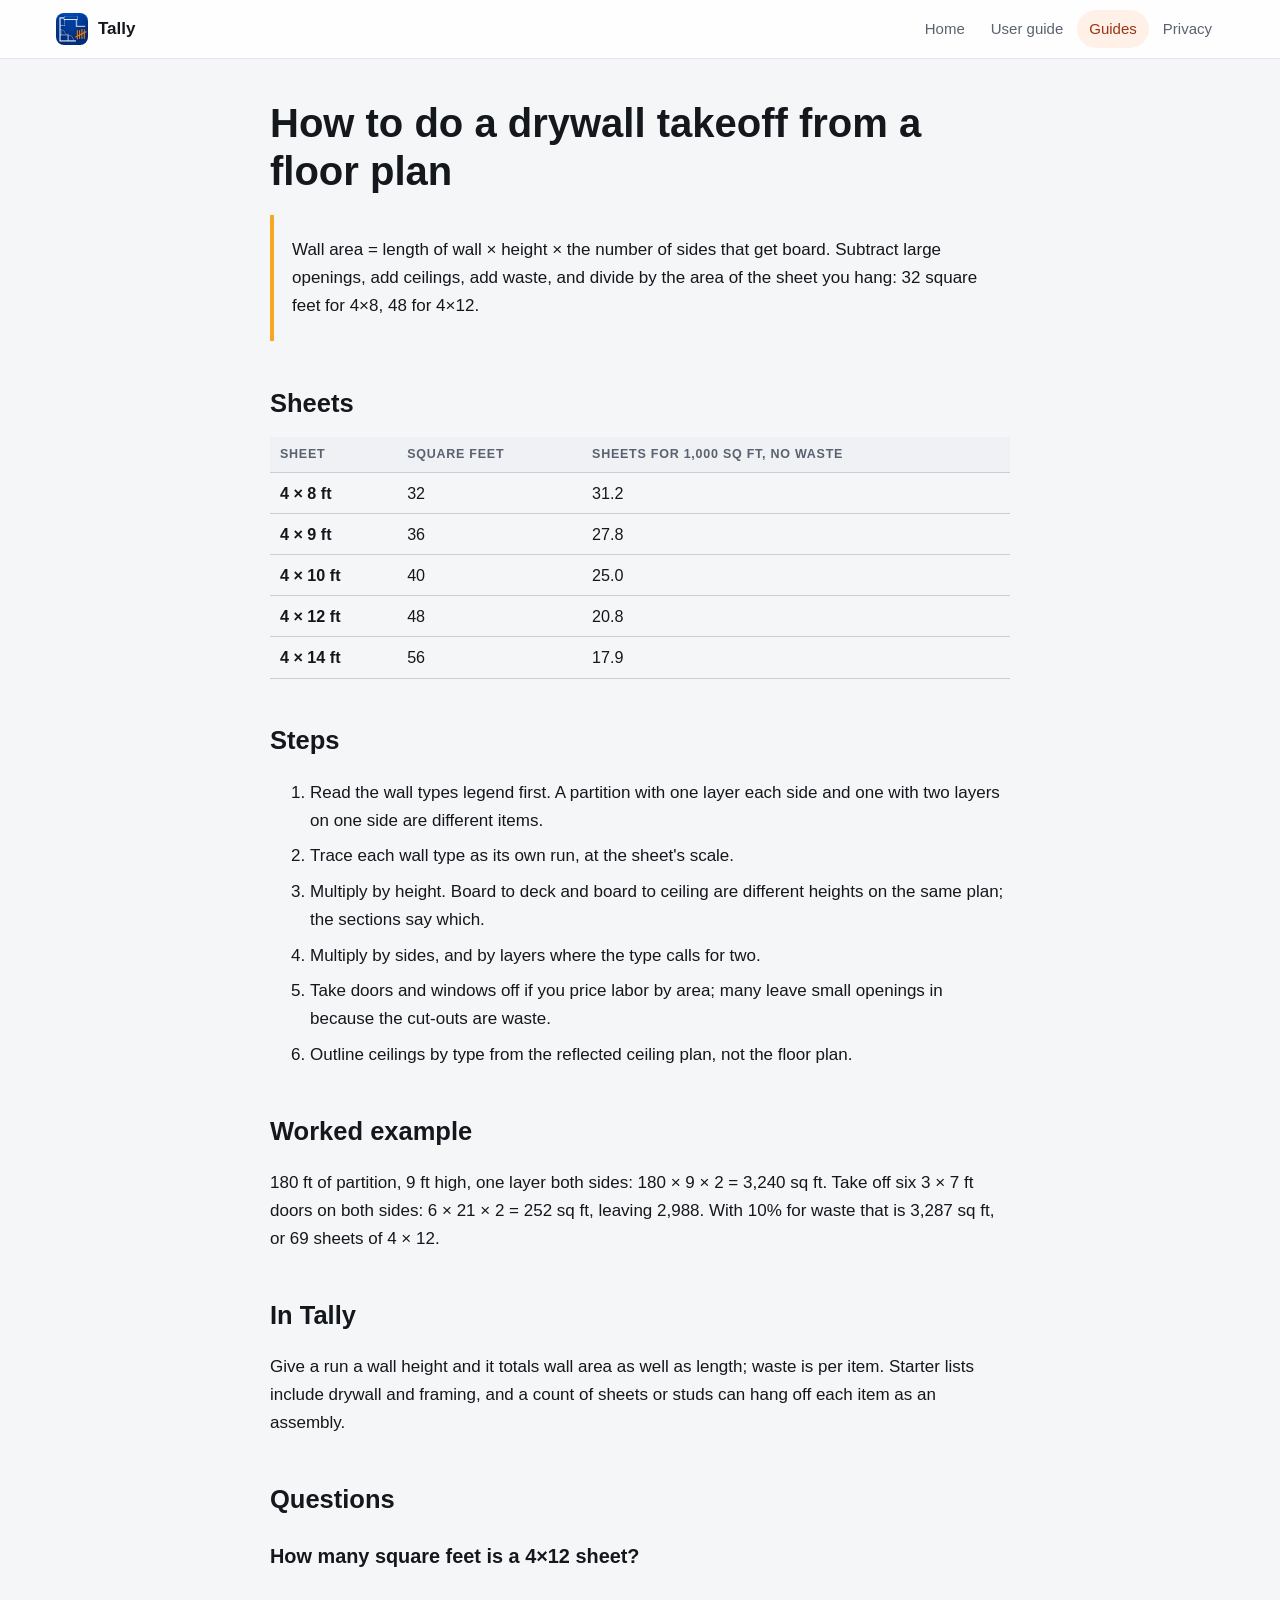
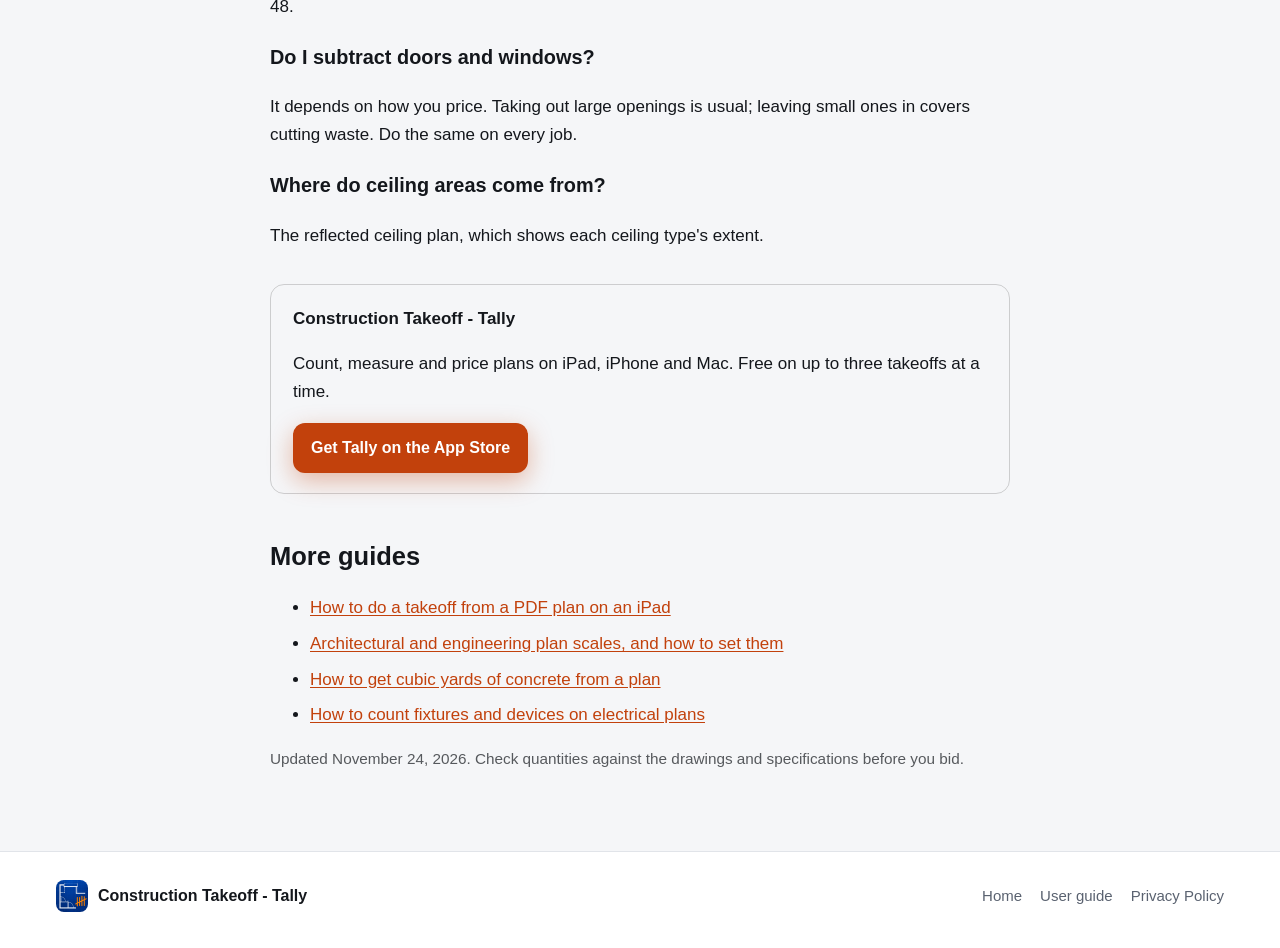
<file: drywall-takeoff-from-plans.html>
<!doctype html>
<html lang="en">
<head>
<meta charset="utf-8">
<meta name="viewport" content="width=device-width, initial-scale=1">
<title>How to do a drywall takeoff from a floor plan</title>
<meta name="description" content="Wall length times height times sides, less openings, plus ceilings, divided by the sheet&#x27;s area. With sheet sizes and a worked example.">
<link rel="canonical" href="https://coderalert0.github.io/tally-takeoff-site/drywall-takeoff-from-plans.html">
<meta name="apple-itunes-app" content="app-id=6822083779">
<meta name="theme-color" content="#0b1a30">
<link rel="stylesheet" href="style.css">
<link rel="icon" href="icon.png">
<script type="application/ld+json">[{"@context": "https://schema.org", "@type": "Article", "headline": "How to do a drywall takeoff from a floor plan", "description": "Wall length times height times sides, less openings, plus ceilings, divided by the sheet's area. With sheet sizes and a worked example.", "dateModified": "2026-11-24", "datePublished": "2026-11-24", "mainEntityOfPage": "https://coderalert0.github.io/tally-takeoff-site/drywall-takeoff-from-plans.html", "author": {"@type": "Organization", "name": "Construction Takeoff - Tally"}}, {"@context": "https://schema.org", "@type": "FAQPage", "mainEntity": [{"@type": "Question", "name": "How many square feet is a 4×12 sheet?", "acceptedAnswer": {"@type": "Answer", "text": "48."}}, {"@type": "Question", "name": "Do I subtract doors and windows?", "acceptedAnswer": {"@type": "Answer", "text": "It depends on how you price. Taking out large openings is usual; leaving small ones in covers cutting waste. Do the same on every job."}}, {"@type": "Question", "name": "Where do ceiling areas come from?", "acceptedAnswer": {"@type": "Answer", "text": "The reflected ceiling plan, which shows each ceiling type's extent."}}]}]</script>
<style>
.g-wrap{max-width:780px;margin:0 auto;padding:32px 20px 64px;line-height:1.65}
.g-wrap h1{font-size:clamp(1.7rem,4.6vw,2.5rem);line-height:1.2;margin:.2em 0 .5em}
.g-wrap h2{margin:1.6em 0 .5em}
.g-wrap li{margin:.45em 0}
.g-answer{border-left:4px solid #f5a623;padding:4px 0 4px 18px;margin:18px 0}
.table-scroll{overflow-x:auto}
table.g{border-collapse:collapse;width:100%;font-size:.95em}
table.g th,table.g td{border-bottom:1px solid rgba(128,128,128,.35);padding:8px 10px;text-align:left;vertical-align:top}
.g-cta{margin:34px 0 10px;padding:20px 22px;border:1px solid rgba(128,128,128,.35);border-radius:14px}
.g-meta{opacity:.7;font-size:.9em}
</style>
</head>
<body>
<header class="topbar"><div class="topbar-in">
  <a class="brand" href="./"><img src="icon.png" alt=""><span>Tally</span></a>
  <nav class="nav" aria-label="Site"><a href="./">Home</a><a href="guide.html">User guide</a><a href="./#guides" aria-current="page">Guides</a><a href="privacy.html">Privacy</a></nav>
</div></header>
<main class="g-wrap">
<h1>How to do a drywall takeoff from a floor plan</h1>
<div class="g-answer"><p>Wall area = length of wall × height × the number of sides that get board. Subtract large openings, add ceilings, add waste, and divide by the area of the sheet you hang: 32 square feet for 4×8, 48 for 4×12.</p></div>
<h2>Sheets</h2><div class="table-scroll"><table class="g"><thead><tr><th>Sheet</th><th>Square feet</th><th>Sheets for 1,000 sq ft, no waste</th></tr></thead><tbody><tr><td>4 × 8 ft</td><td>32</td><td>31.2</td></tr><tr><td>4 × 9 ft</td><td>36</td><td>27.8</td></tr><tr><td>4 × 10 ft</td><td>40</td><td>25.0</td></tr><tr><td>4 × 12 ft</td><td>48</td><td>20.8</td></tr><tr><td>4 × 14 ft</td><td>56</td><td>17.9</td></tr></tbody></table></div><h2>Steps</h2><ol><li>Read the wall types legend first. A partition with one layer each side and one with two layers on one side are different items.</li><li>Trace each wall type as its own run, at the sheet's scale.</li><li>Multiply by height. Board to deck and board to ceiling are different heights on the same plan; the sections say which.</li><li>Multiply by sides, and by layers where the type calls for two.</li><li>Take doors and windows off if you price labor by area; many leave small openings in because the cut-outs are waste.</li><li>Outline ceilings by type from the reflected ceiling plan, not the floor plan.</li></ol><h2>Worked example</h2><p>180 ft of partition, 9 ft high, one layer both sides: 180 × 9 × 2 = 3,240 sq ft. Take off six 3 × 7 ft doors on both sides: 6 × 21 × 2 = 252 sq ft, leaving 2,988. With 10% for waste that is 3,287 sq ft, or 69 sheets of 4 × 12.</p><h2>In Tally</h2><p>Give a run a wall height and it totals wall area as well as length; waste is per item. Starter lists include drywall and framing, and a count of sheets or studs can hang off each item as an assembly.</p>
<h2>Questions</h2>
<h3>How many square feet is a 4×12 sheet?</h3><p>48.</p><h3>Do I subtract doors and windows?</h3><p>It depends on how you price. Taking out large openings is usual; leaving small ones in covers cutting waste. Do the same on every job.</p><h3>Where do ceiling areas come from?</h3><p>The reflected ceiling plan, which shows each ceiling type's extent.</p>
<div class="g-cta"><b>Construction Takeoff - Tally</b><p>Count, measure and price plans on iPad, iPhone and Mac. Free on up to three takeoffs at a time.</p>
<a class="btn btn-primary" href="https://apps.apple.com/us/app/apple-store/id6822083779?pt=128557981&amp;ct=guide-drywall-takeoff-from-p&amp;mt=8">Get Tally on the App Store</a></div>
<h2>More guides</h2><ul><li><a href="pdf-takeoff-on-ipad.html">How to do a takeoff from a PDF plan on an iPad</a></li><li><a href="plan-scales.html">Architectural and engineering plan scales, and how to set them</a></li><li><a href="concrete-cubic-yards-from-plans.html">How to get cubic yards of concrete from a plan</a></li><li><a href="count-symbols-on-electrical-plans.html">How to count fixtures and devices on electrical plans</a></li></ul>
<p class="g-meta">Updated November 24, 2026. Check quantities against the drawings and specifications before you bid.</p>
</main>
<footer class="site-footer"><div class="in"><a class="brand" href="./"><img src="icon.png" alt=""><span>Construction Takeoff - Tally</span></a>
<nav aria-label="Footer"><a href="./">Home</a><a href="guide.html">User guide</a><a href="privacy.html">Privacy Policy</a></nav></div></footer>
</body>
</html>
</file>
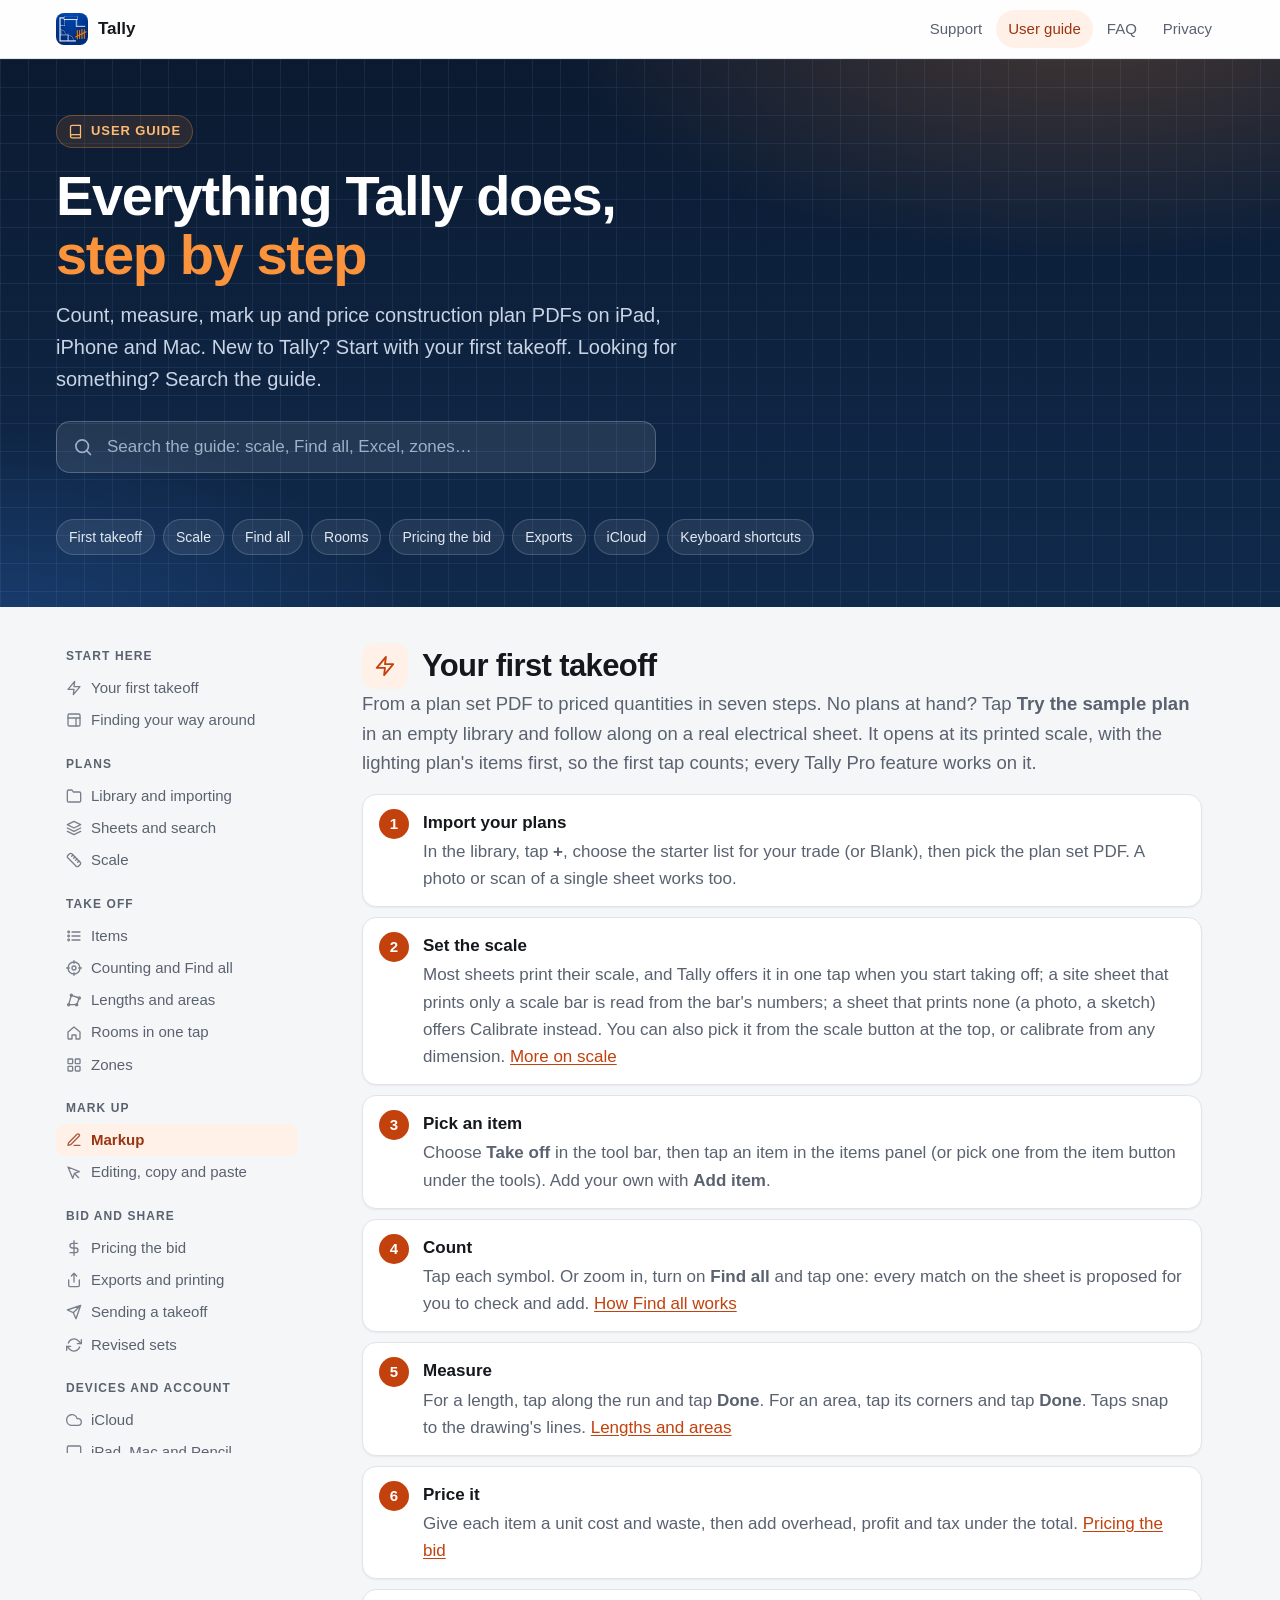
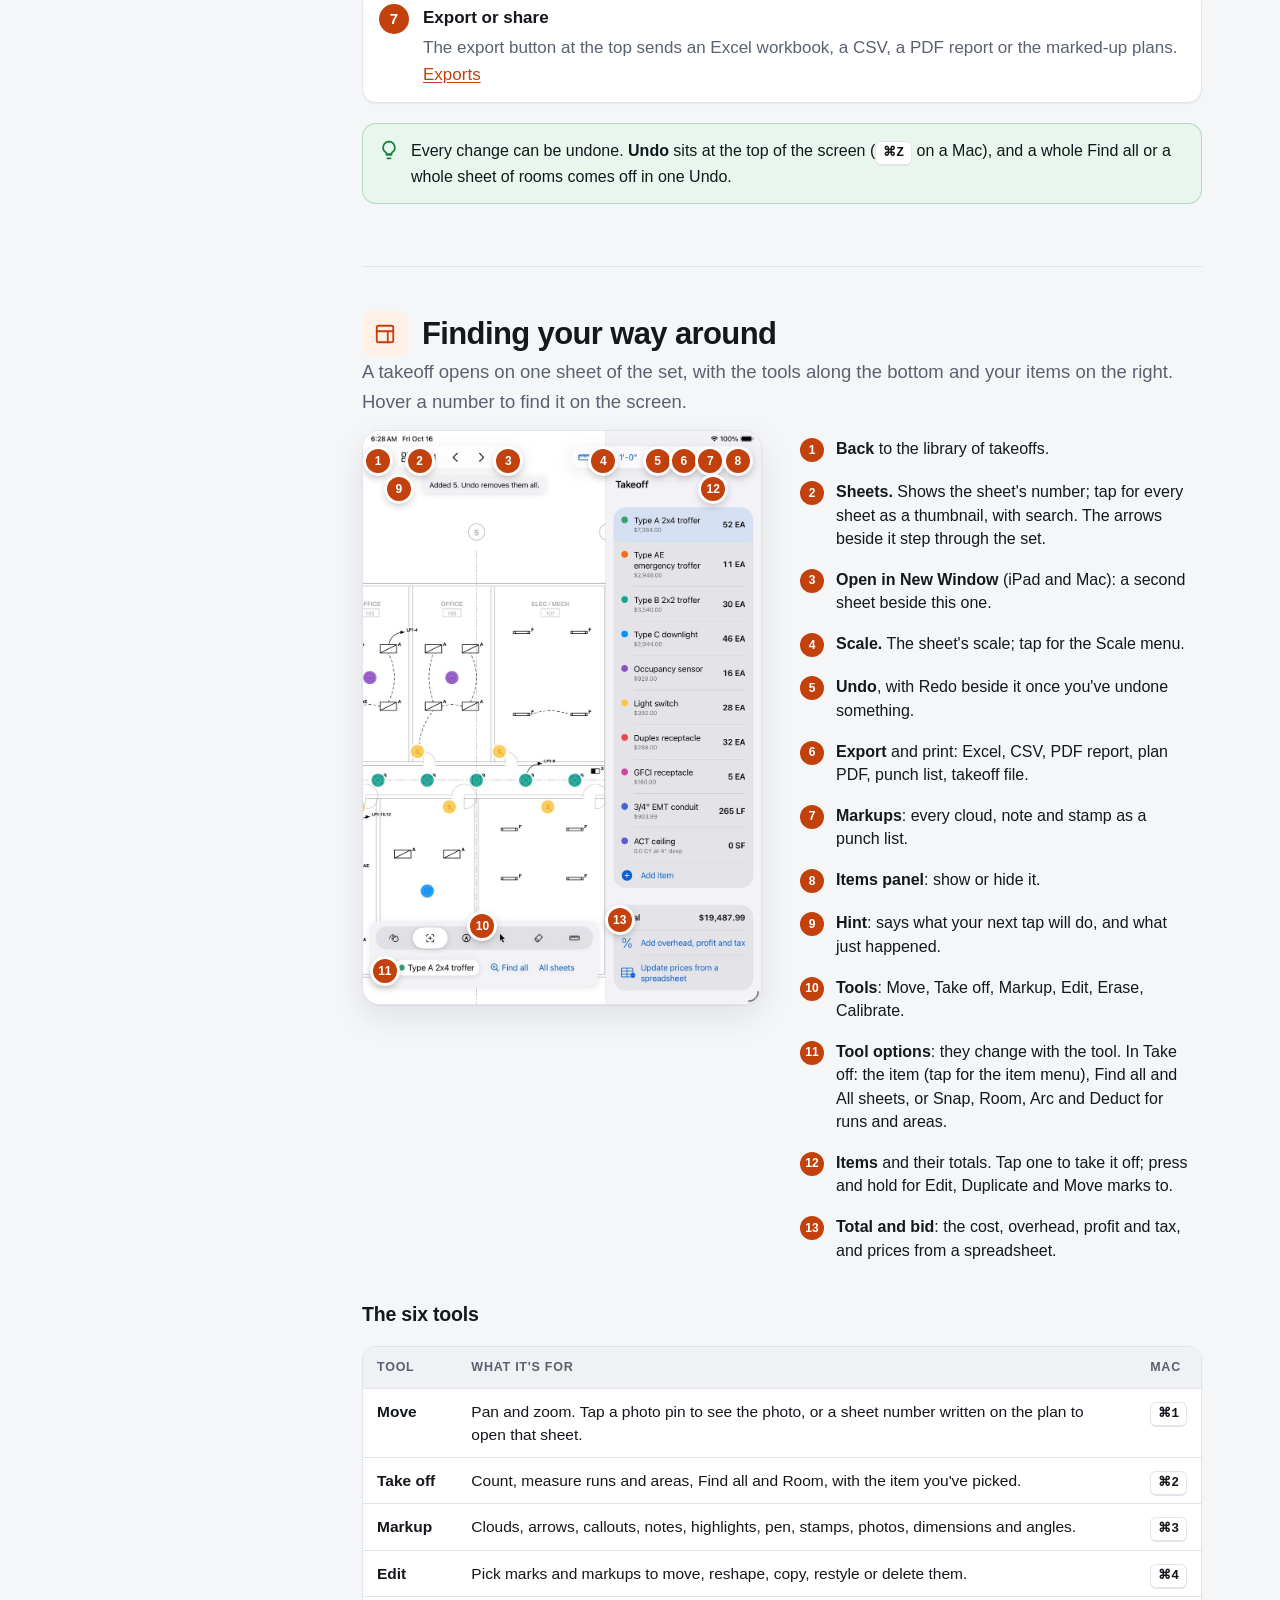
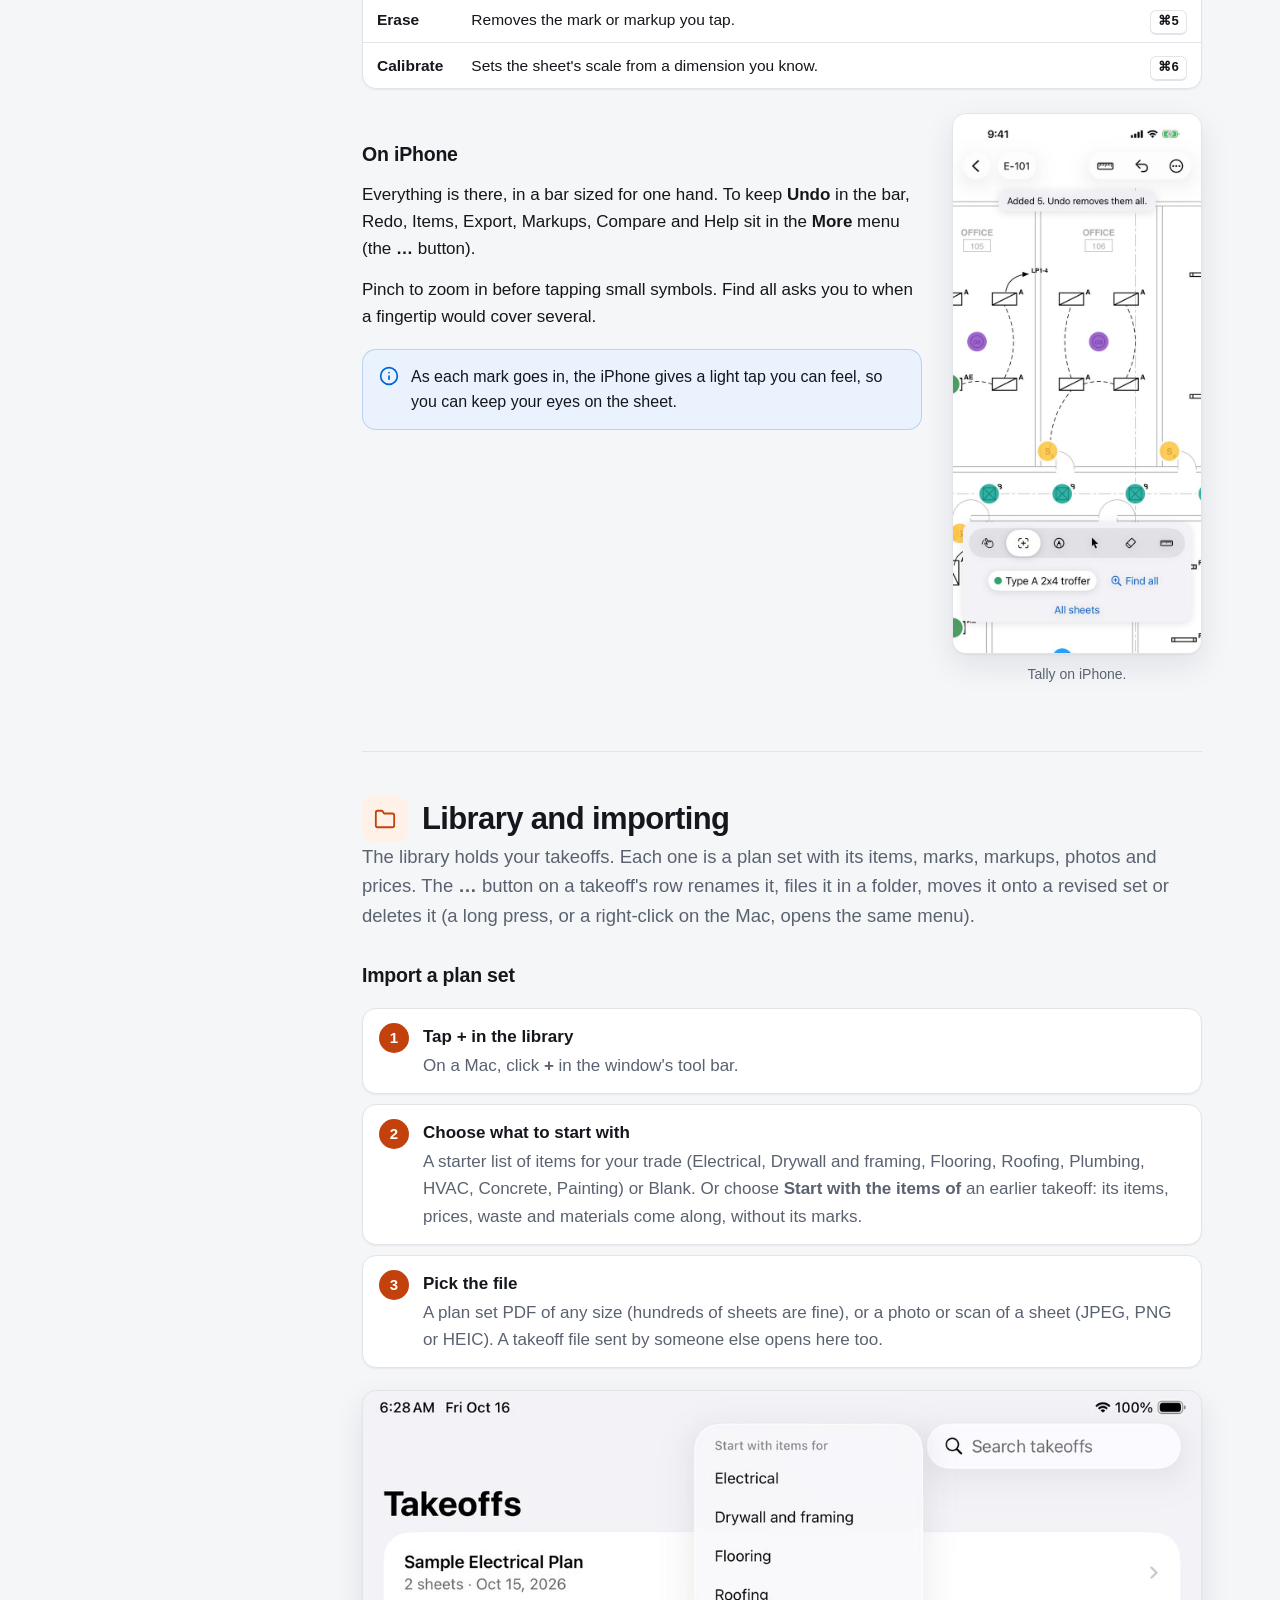
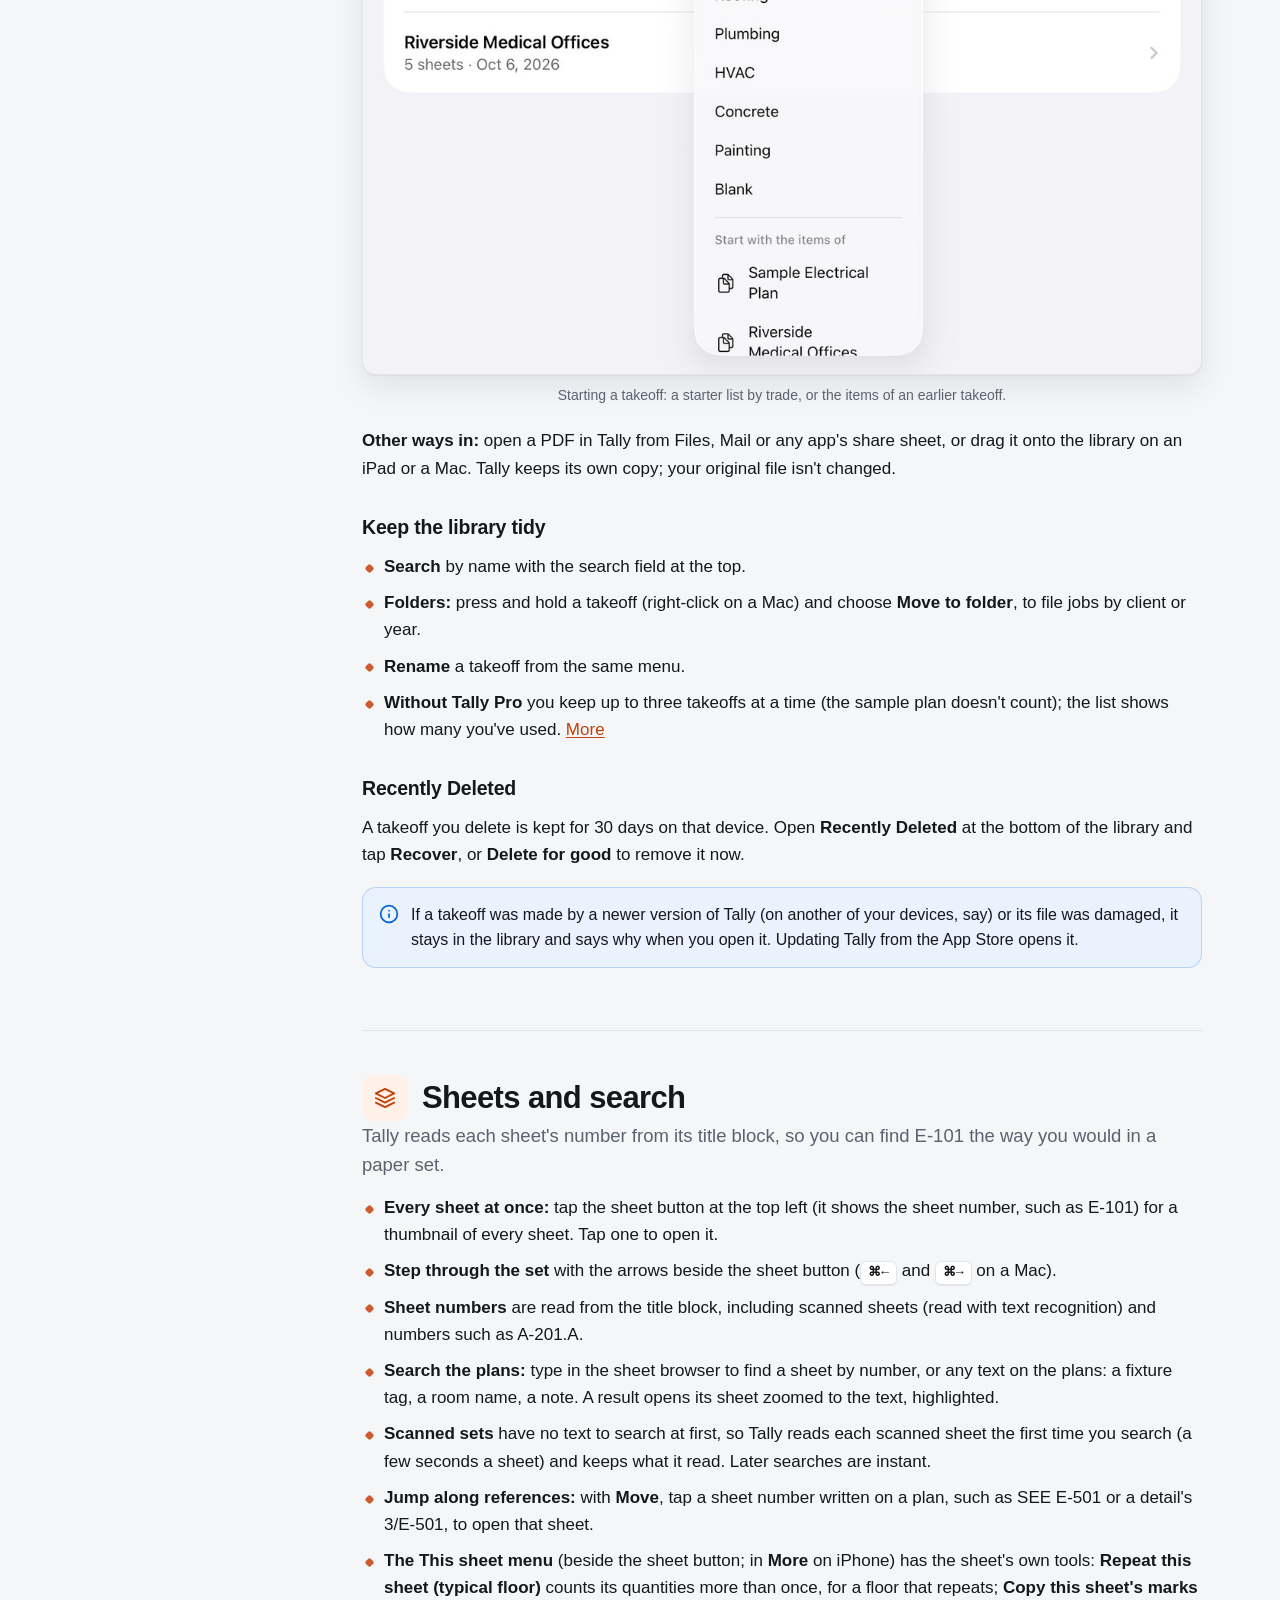
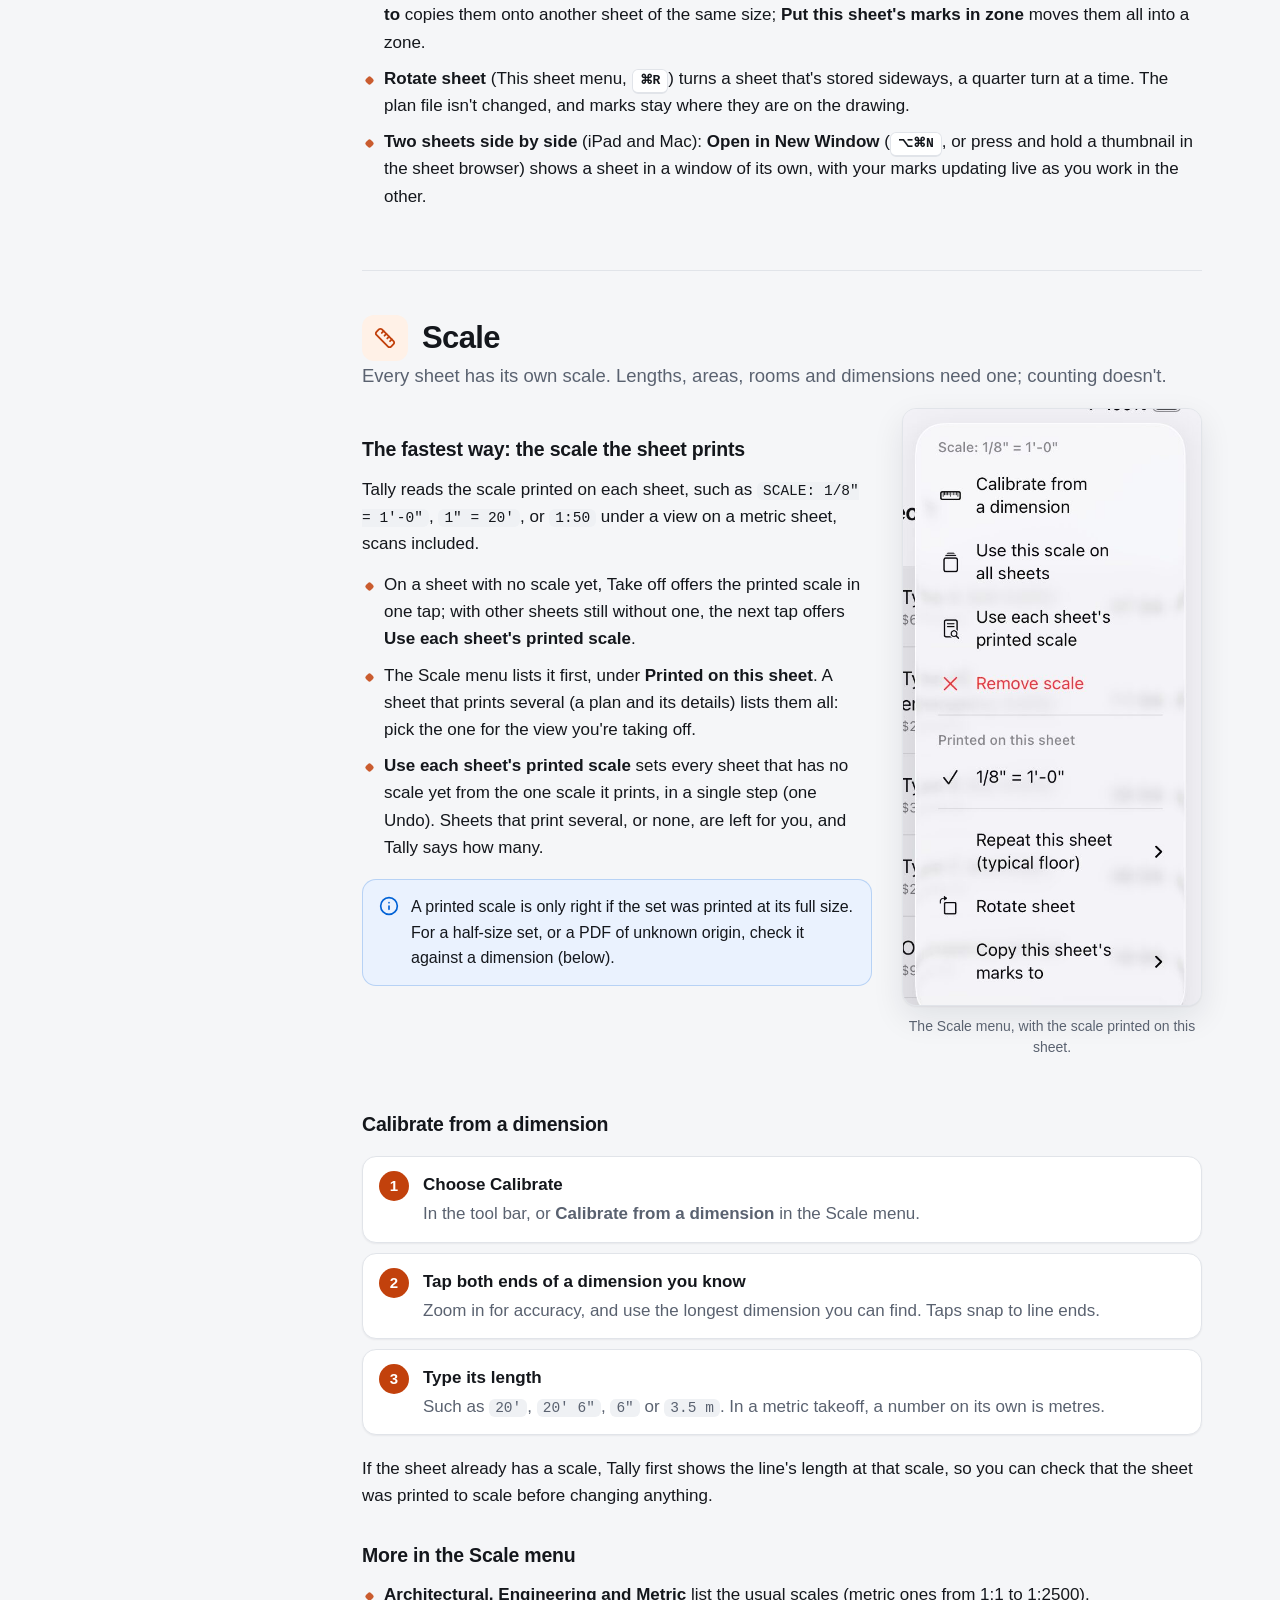
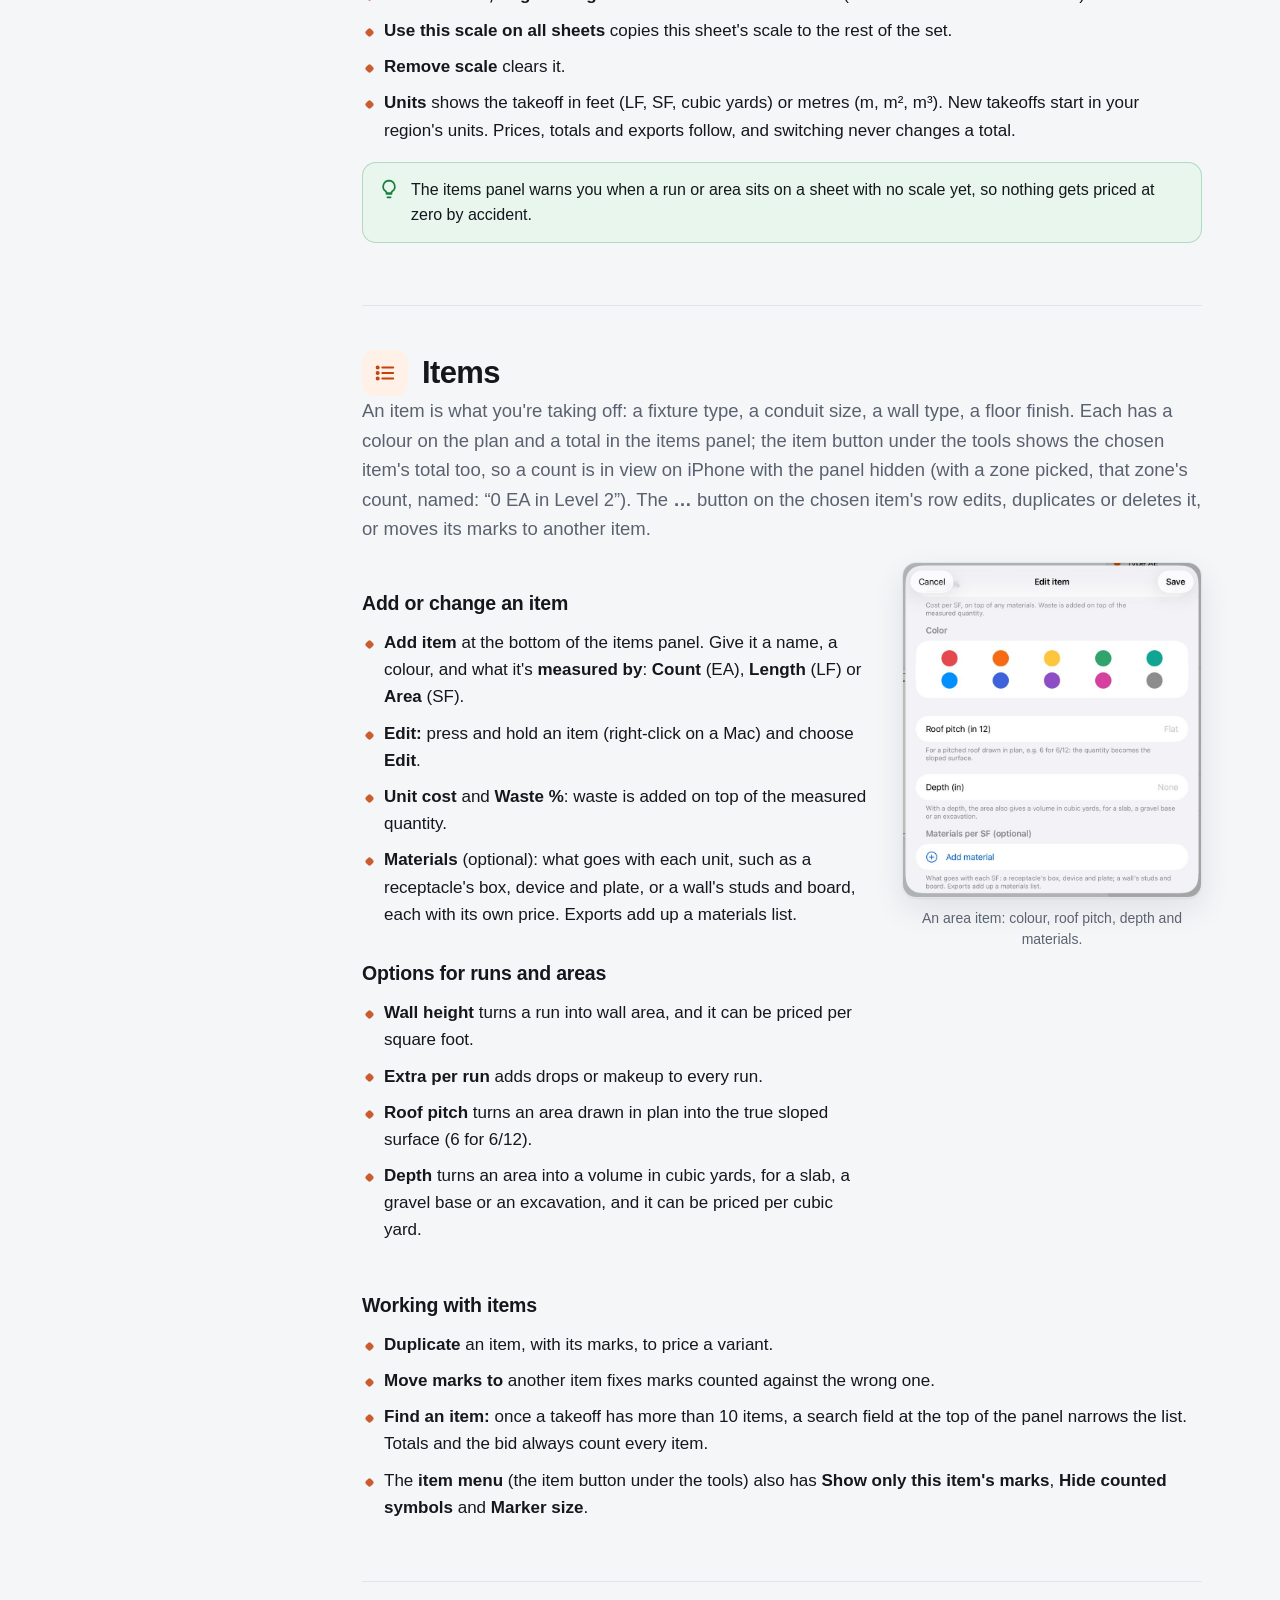
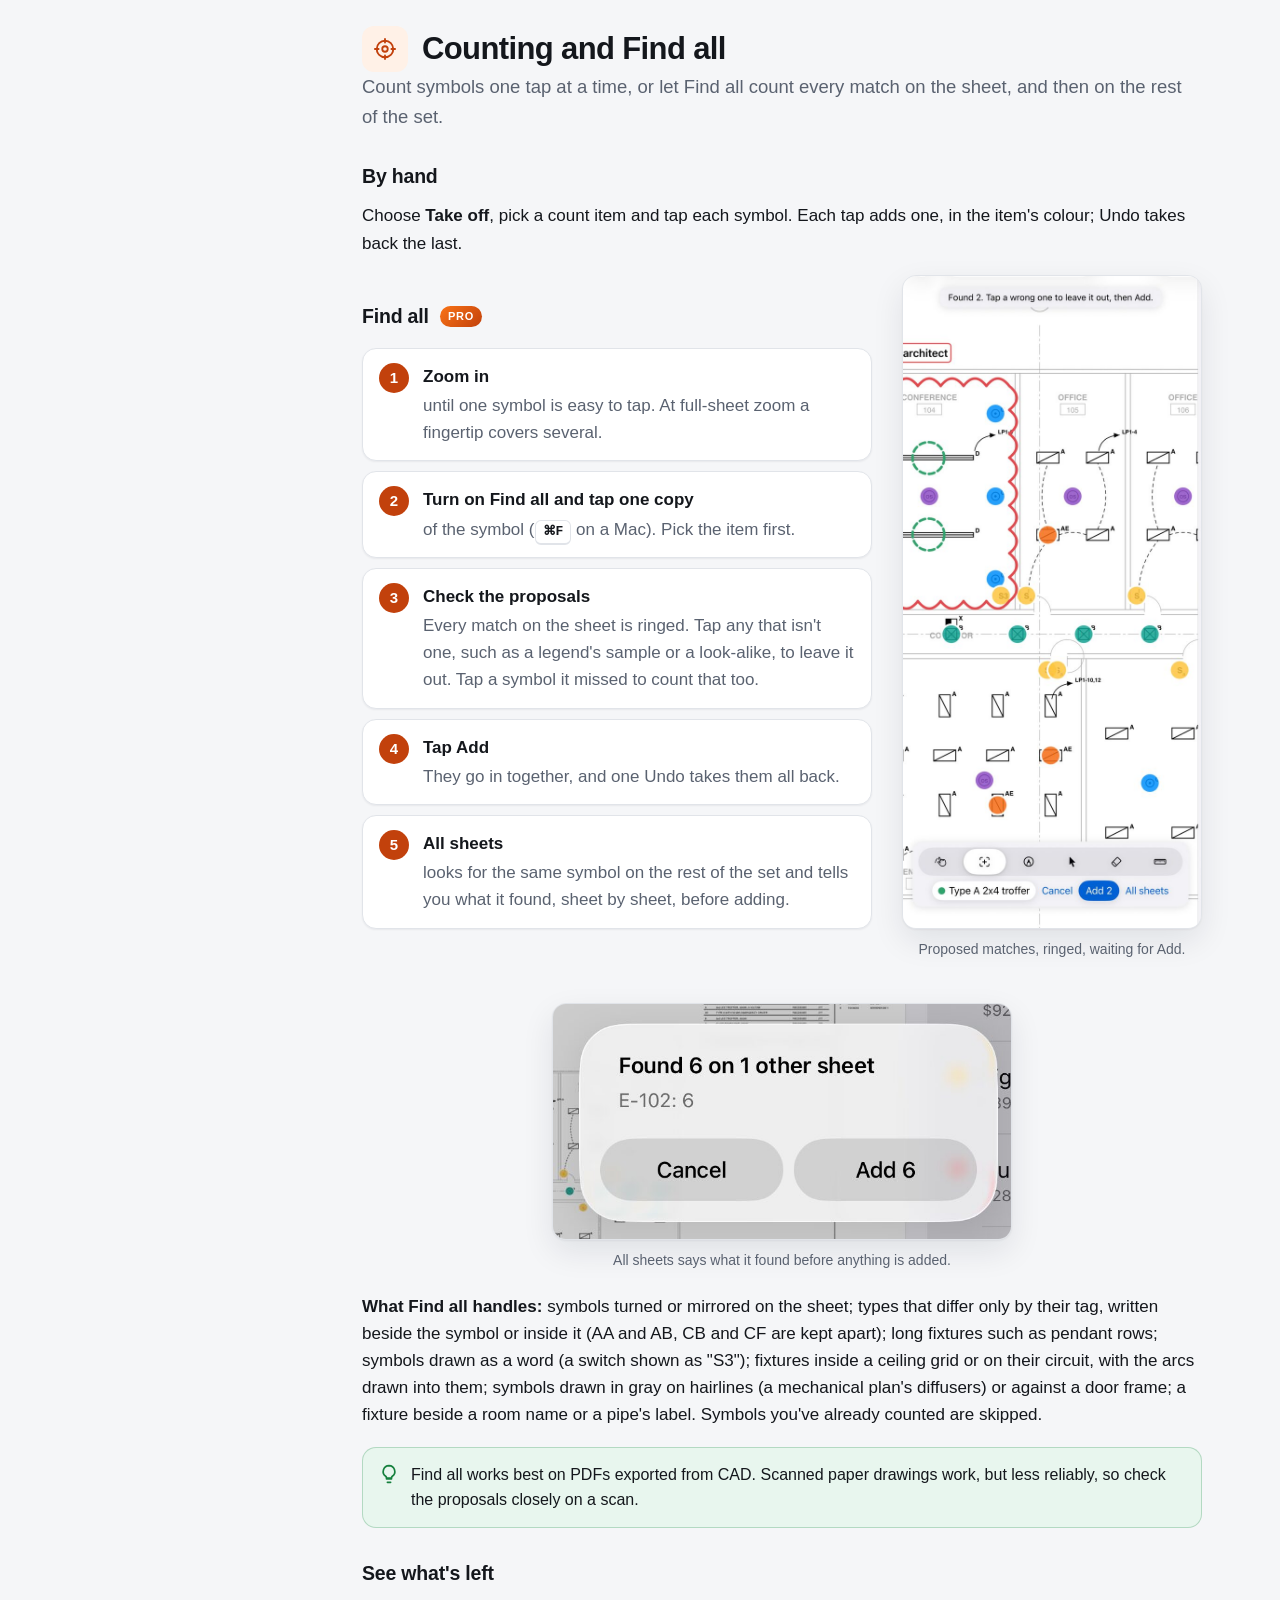
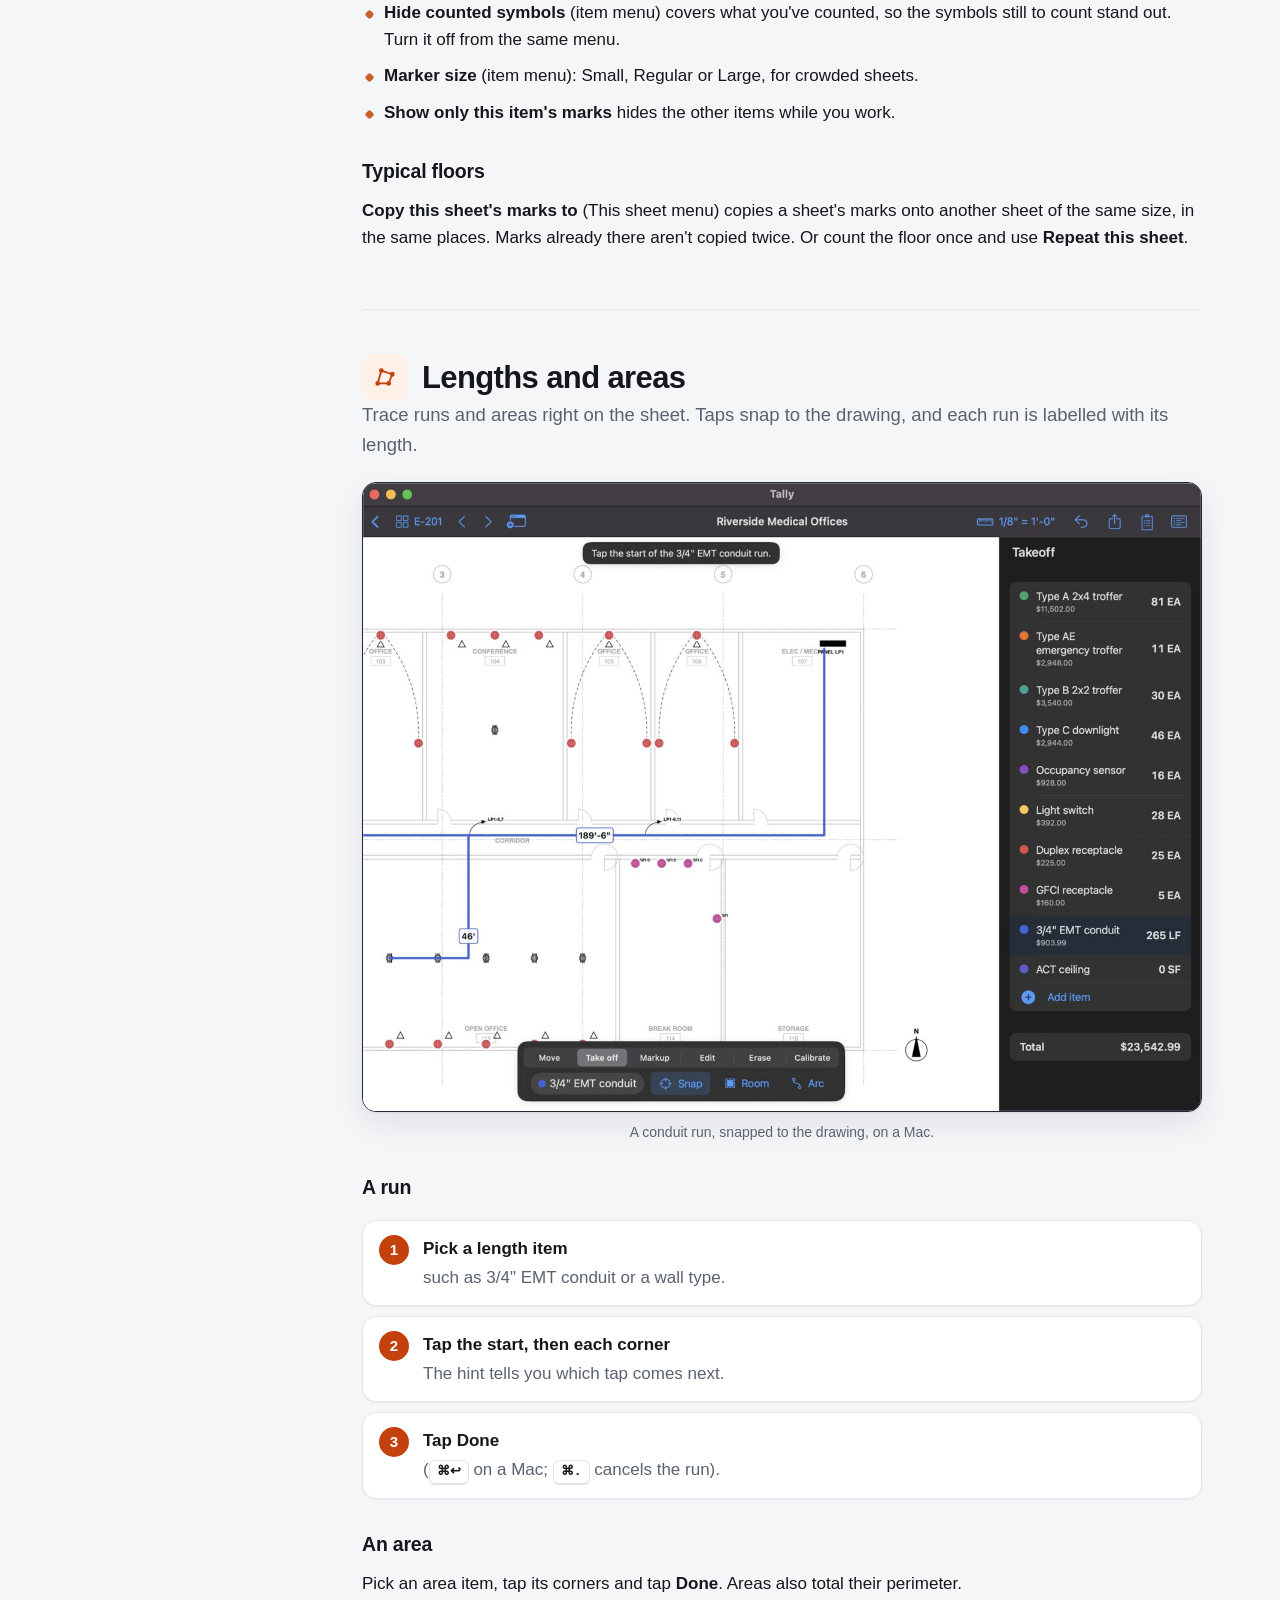
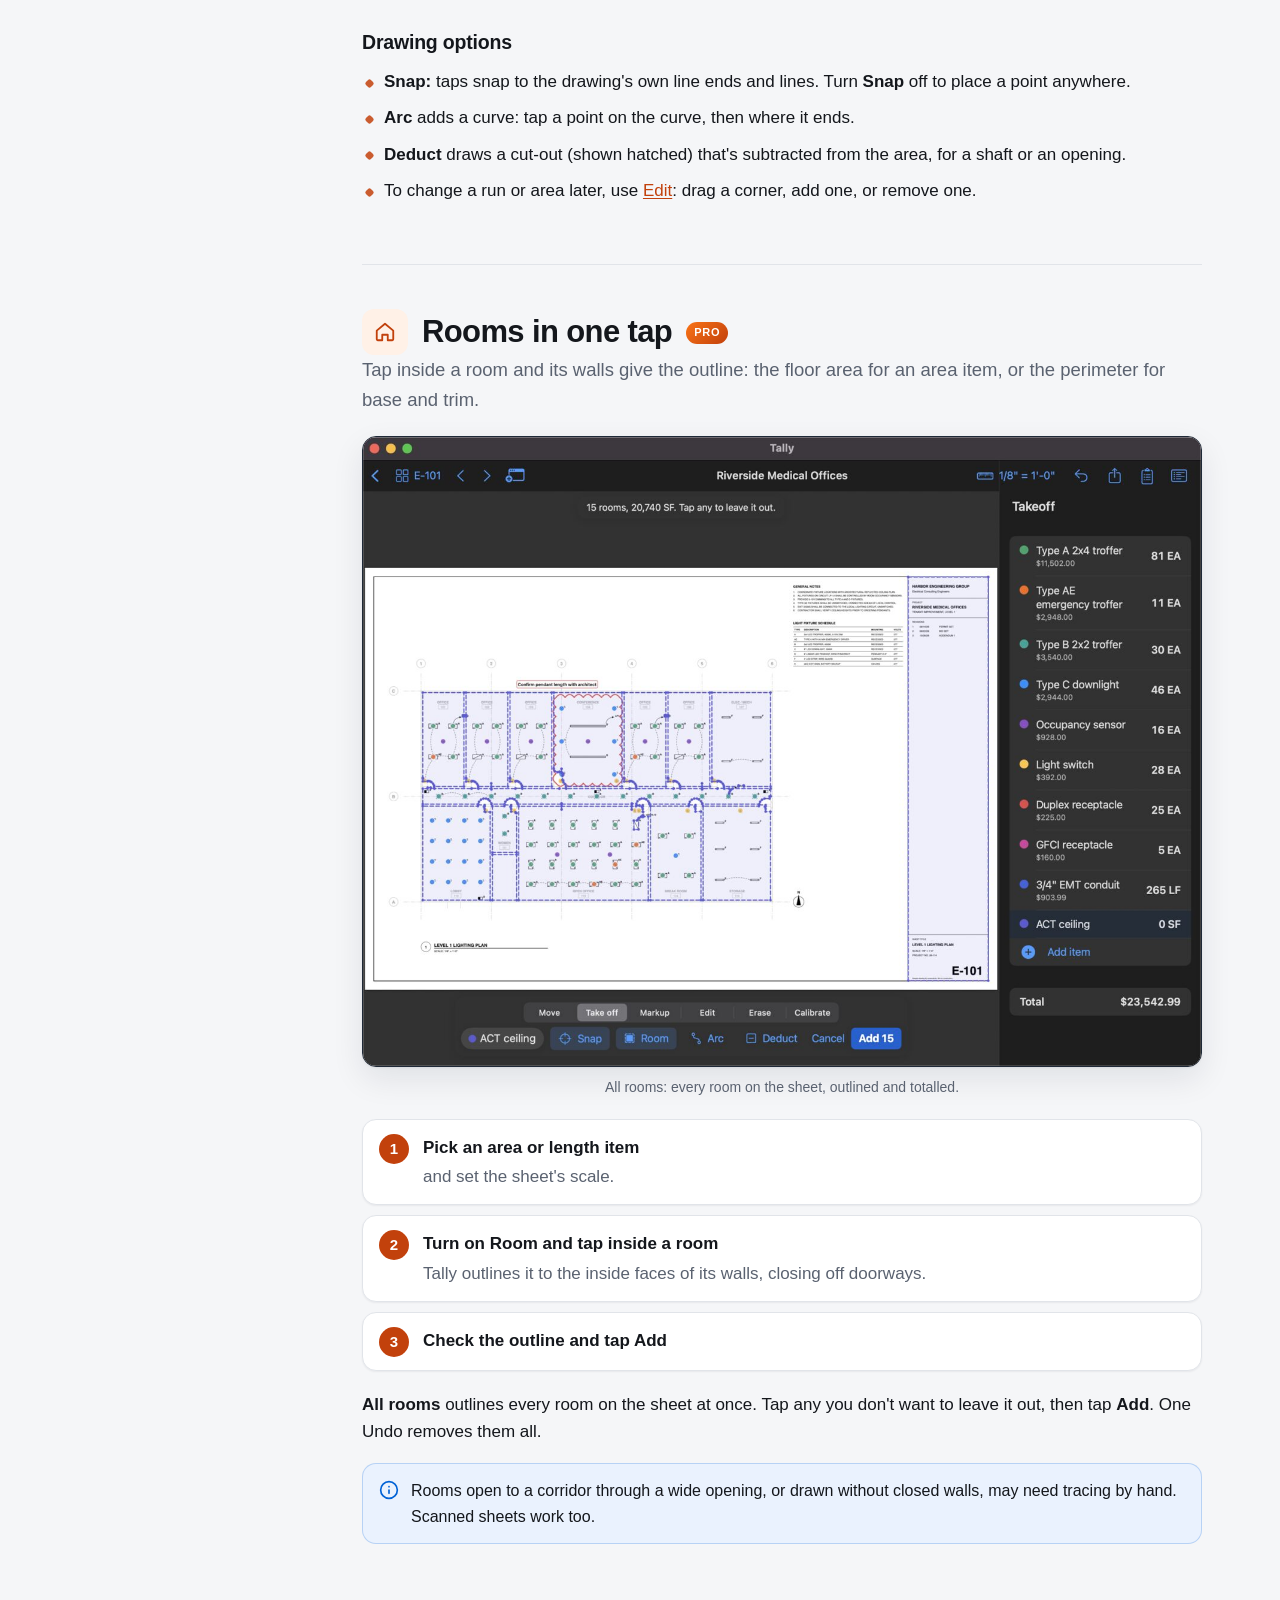
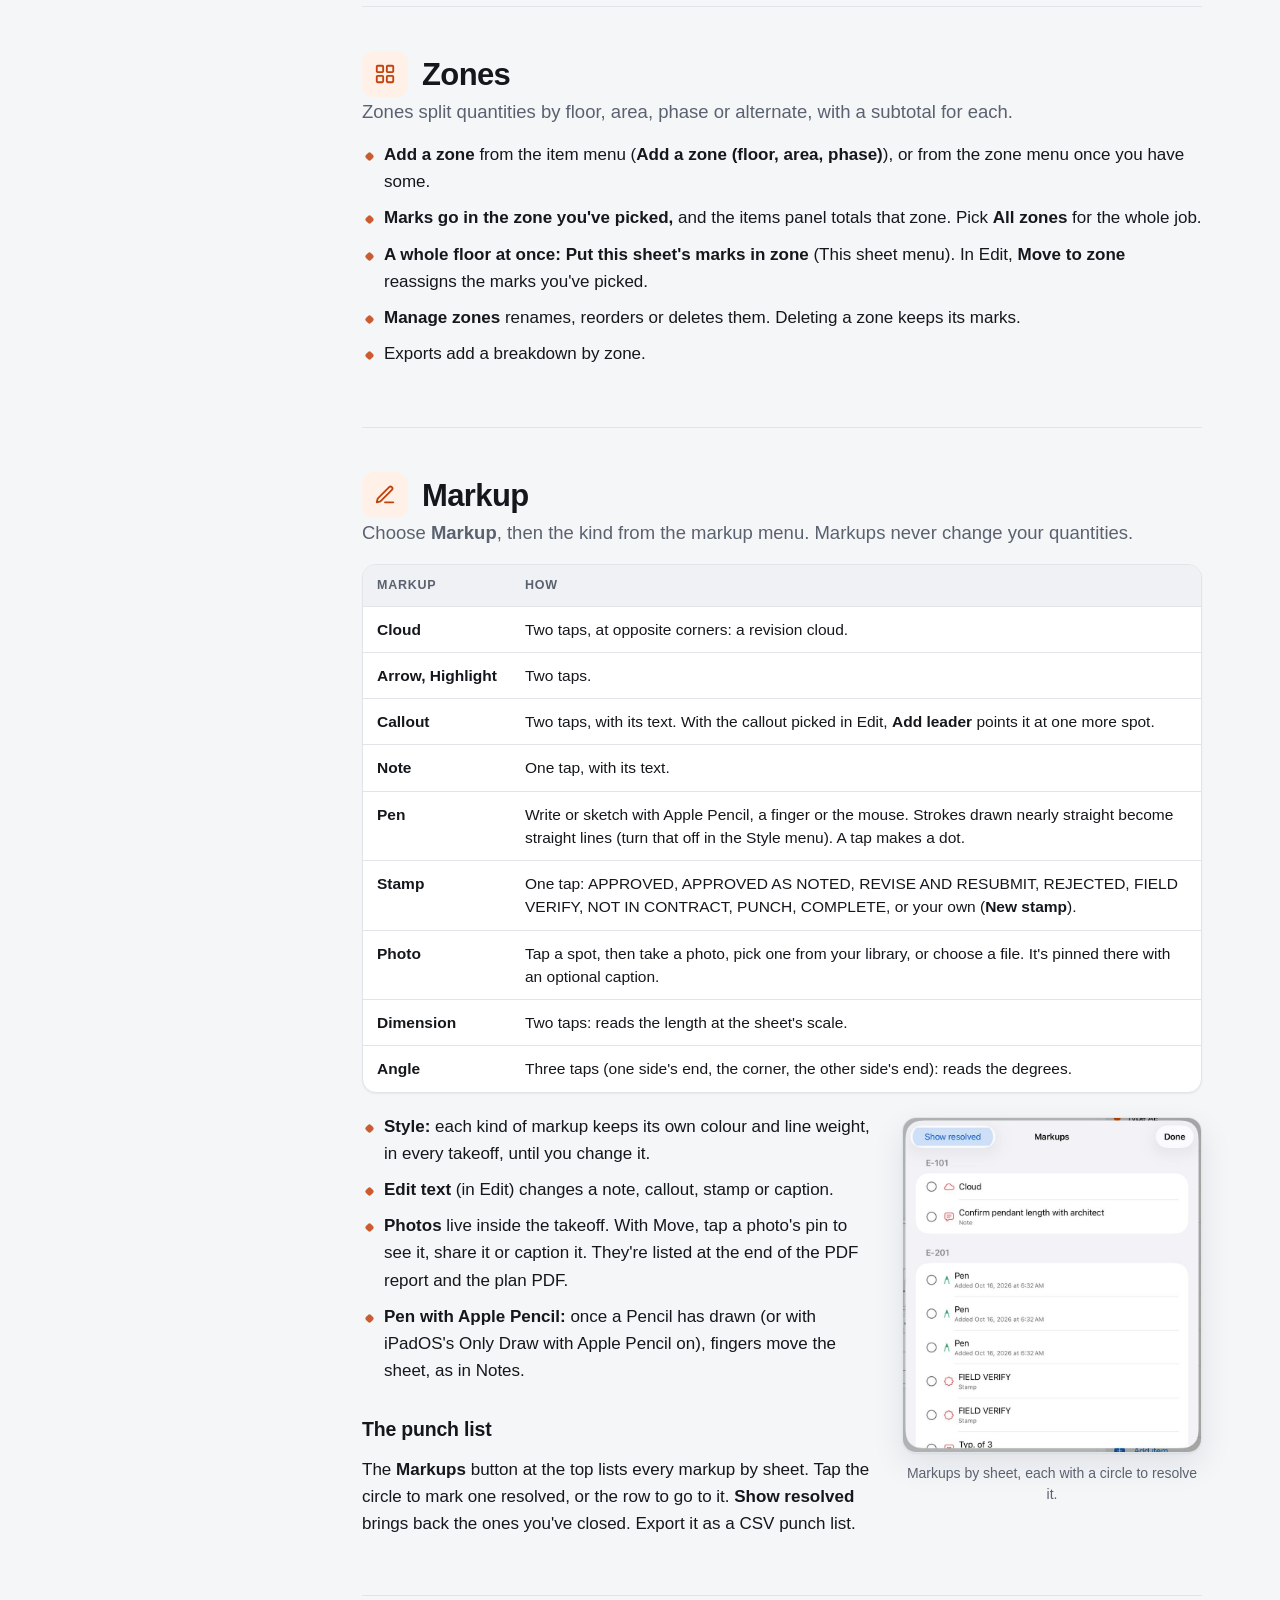
<file: guide.html>
<!doctype html>
<html lang="en">
<head>
<meta charset="utf-8">
<meta name="viewport" content="width=device-width, initial-scale=1">
<title>User Guide · Construction Takeoff - Tally</title>
<meta name="description" content="How to count, measure, mark up and price construction plan PDFs with Tally on iPad, iPhone and Mac, step by step.">
<meta name="theme-color" content="#0b1a30">
<link rel="stylesheet" href="style.css">
<link rel="icon" href="icon.png">
<link rel="apple-touch-icon" href="icon.png">
</head>
<body>
<a class="skip" href="#guide">Skip to the guide</a>
<header class="topbar">
  <div class="topbar-in">
    <a class="brand" href="./"><img src="icon.png" alt=""><span>Tally</span></a>
    <nav class="nav" aria-label="Site">
      <a href="./">Support</a>
      <a href="guide.html" aria-current="page">User guide</a>
      <a href="./#faq">FAQ</a>
      <a href="privacy.html">Privacy</a>
    </nav>
  </div>
</header>

<section class="hero">
  <div class="hero-in">
    <span class="eyebrow"><svg class="ic"><use href="icons.svg#book"/></svg>User guide</span>
    <h1>Everything Tally does, <em>step by step</em></h1>
    <p class="lead">Count, measure, mark up and price construction plan PDFs on iPad, iPhone and Mac. New to Tally? Start with your first takeoff. Looking for something? Search the guide.</p>
    <div class="search" role="search">
      <svg class="ic"><use href="icons.svg#search"/></svg>
      <input id="guide-search" type="search" placeholder="Search the guide: scale, Find all, Excel, zones…" aria-label="Search the guide" autocomplete="off">
    </div>
    <div class="search-status" id="search-status" aria-live="polite"></div>
    <div class="chips">
      <a href="#quick-start">First takeoff</a><a href="#scale">Scale</a><a href="#counting">Find all</a><a href="#rooms">Rooms</a><a href="#pricing">Pricing the bid</a><a href="#exports">Exports</a><a href="#icloud">iCloud</a><a href="#shortcuts">Keyboard shortcuts</a>
    </div>
  </div>
</section>

<div class="layout">
  <aside class="sidebar" aria-label="Contents">
    <nav class="toc">
      <div class="toc-group"><h4>Start here</h4>
        <a href="#quick-start"><svg class="ic"><use href="icons.svg#zap"/></svg>Your first takeoff</a>
        <a href="#screen"><svg class="ic"><use href="icons.svg#layout"/></svg>Finding your way around</a>
      </div>
      <div class="toc-group"><h4>Plans</h4>
        <a href="#library"><svg class="ic"><use href="icons.svg#folder"/></svg>Library and importing</a>
        <a href="#sheets"><svg class="ic"><use href="icons.svg#layers"/></svg>Sheets and search</a>
        <a href="#scale"><svg class="ic"><use href="icons.svg#ruler"/></svg>Scale</a>
      </div>
      <div class="toc-group"><h4>Take off</h4>
        <a href="#items"><svg class="ic"><use href="icons.svg#list"/></svg>Items</a>
        <a href="#counting"><svg class="ic"><use href="icons.svg#target"/></svg>Counting and Find all</a>
        <a href="#measure"><svg class="ic"><use href="icons.svg#shape"/></svg>Lengths and areas</a>
        <a href="#rooms"><svg class="ic"><use href="icons.svg#home"/></svg>Rooms in one tap</a>
        <a href="#zones"><svg class="ic"><use href="icons.svg#grid"/></svg>Zones</a>
      </div>
      <div class="toc-group"><h4>Mark up</h4>
        <a href="#markup"><svg class="ic"><use href="icons.svg#pen"/></svg>Markup</a>
        <a href="#editing"><svg class="ic"><use href="icons.svg#pointer"/></svg>Editing, copy and paste</a>
      </div>
      <div class="toc-group"><h4>Bid and share</h4>
        <a href="#pricing"><svg class="ic"><use href="icons.svg#dollar"/></svg>Pricing the bid</a>
        <a href="#exports"><svg class="ic"><use href="icons.svg#share"/></svg>Exports and printing</a>
        <a href="#sharing"><svg class="ic"><use href="icons.svg#send"/></svg>Sending a takeoff</a>
        <a href="#revisions"><svg class="ic"><use href="icons.svg#refresh"/></svg>Revised sets</a>
      </div>
      <div class="toc-group"><h4>Devices and account</h4>
        <a href="#icloud"><svg class="ic"><use href="icons.svg#cloud"/></svg>iCloud</a>
        <a href="#devices"><svg class="ic"><use href="icons.svg#monitor"/></svg>iPad, Mac and Pencil</a>
        <a href="#shortcuts"><svg class="ic"><use href="icons.svg#command"/></svg>Keyboard shortcuts</a>
        <a href="#pro"><svg class="ic"><use href="icons.svg#star"/></svg>Tally Pro</a>
        <a href="#access"><svg class="ic"><use href="icons.svg#globe"/></svg>Languages and accessibility</a>
      </div>
    </nav>
  </aside>

  <main class="content" id="guide">
    <details class="mtoc">
      <summary><svg class="ic"><use href="icons.svg#list"/></svg>Contents</summary>
      <nav class="toc">
        <div class="toc-group"><h4>Start here</h4><a href="#quick-start">Your first takeoff</a><a href="#screen">Finding your way around</a></div>
        <div class="toc-group"><h4>Plans</h4><a href="#library">Library and importing</a><a href="#sheets">Sheets and search</a><a href="#scale">Scale</a></div>
        <div class="toc-group"><h4>Take off</h4><a href="#items">Items</a><a href="#counting">Counting and Find all</a><a href="#measure">Lengths and areas</a><a href="#rooms">Rooms in one tap</a><a href="#zones">Zones</a></div>
        <div class="toc-group"><h4>Mark up</h4><a href="#markup">Markup</a><a href="#editing">Editing, copy and paste</a></div>
        <div class="toc-group"><h4>Bid and share</h4><a href="#pricing">Pricing the bid</a><a href="#exports">Exports and printing</a><a href="#sharing">Sending a takeoff</a><a href="#revisions">Revised sets</a></div>
        <div class="toc-group"><h4>Devices and account</h4><a href="#icloud">iCloud</a><a href="#devices">iPad, Mac and Pencil</a><a href="#shortcuts">Keyboard shortcuts</a><a href="#pro">Tally Pro</a><a href="#access">Languages and accessibility</a></div>
      </nav>
    </details>

    <div class="empty" id="no-results" hidden>Nothing in the guide matches that. Try another word, or <a href="./#faq">look in the questions</a>.</div>

    <!-- Quick start -->
    <section class="g-section" id="quick-start" data-k="start begin tutorial first new import">
      <div class="sec-head"><span class="tile"><svg class="ic"><use href="icons.svg#zap"/></svg></span><h2>Your first takeoff</h2></div>
      <p class="sec-intro">From a plan set PDF to priced quantities in seven steps. No plans at hand? Tap <span class="ui">Try the sample plan</span> in an empty library and follow along on a real electrical sheet. It opens at its printed scale, with the lighting plan's items first, so the first tap counts; every Tally Pro feature works on it.</p>
      <ol class="steps">
        <li><b>Import your plans</b><span>In the library, tap <span class="ui">+</span>, choose the starter list for your trade (or Blank), then pick the plan set PDF. A photo or scan of a single sheet works too.</span></li>
        <li><b>Set the scale</b><span>Most sheets print their scale, and Tally offers it in one tap when you start taking off; a site sheet that prints only a scale bar is read from the bar's numbers; a sheet that prints none (a photo, a sketch) offers Calibrate instead. You can also pick it from the scale button at the top, or calibrate from any dimension. <a href="#scale">More on scale</a></span></li>
        <li><b>Pick an item</b><span>Choose <span class="ui">Take off</span> in the tool bar, then tap an item in the items panel (or pick one from the item button under the tools). Add your own with <span class="ui">Add item</span>.</span></li>
        <li><b>Count</b><span>Tap each symbol. Or zoom in, turn on <span class="ui">Find all</span> and tap one: every match on the sheet is proposed for you to check and add. <a href="#counting">How Find all works</a></span></li>
        <li><b>Measure</b><span>For a length, tap along the run and tap <span class="ui">Done</span>. For an area, tap its corners and tap <span class="ui">Done</span>. Taps snap to the drawing's lines. <a href="#measure">Lengths and areas</a></span></li>
        <li><b>Price it</b><span>Give each item a unit cost and waste, then add overhead, profit and tax under the total. <a href="#pricing">Pricing the bid</a></span></li>
        <li><b>Export or share</b><span>The export button at the top sends an Excel workbook, a CSV, a PDF report or the marked-up plans. <a href="#exports">Exports</a></span></li>
      </ol>
      <div class="note tip"><svg class="ic"><use href="icons.svg#bulb"/></svg><p>Every change can be undone. <span class="ui">Undo</span> sits at the top of the screen (<kbd>⌘Z</kbd> on a Mac), and a whole Find all or a whole sheet of rooms comes off in one Undo.</p></div>
    </section>

    <!-- The screen -->
    <section class="g-section" id="screen" data-k="toolbar tool bar buttons layout interface move take off markup edit erase calibrate more menu iphone">
      <div class="sec-head"><span class="tile"><svg class="ic"><use href="icons.svg#layout"/></svg></span><h2>Finding your way around</h2></div>
      <p class="sec-intro">A takeoff opens on one sheet of the set, with the tools along the bottom and your items on the right. Hover a number to find it on the screen.</p>
      <div class="screenmap">
        <div class="map">
          <img src="img/screen-ipad.jpg" width="1000" height="1439" alt="Tally on iPad: a sheet with counted fixtures, the tool bar at the bottom and the items panel on the right" loading="lazy">
          <span class="pin" data-pin="1" style="left:3.8%;top:5.1%">1</span>
          <span class="pin" data-pin="2" style="left:14.2%;top:5.1%">2</span>
          <span class="pin" data-pin="3" style="left:36.5%;top:5.1%">3</span>
          <span class="pin" data-pin="4" style="left:60.4%;top:5.1%">4</span>
          <span class="pin" data-pin="5" style="left:74%;top:5.1%">5</span>
          <span class="pin" data-pin="6" style="left:80.6%;top:5.1%">6</span>
          <span class="pin" data-pin="7" style="left:87.3%;top:5.1%">7</span>
          <span class="pin" data-pin="8" style="left:94.2%;top:5.1%">8</span>
          <span class="pin" data-pin="9" style="left:9%;top:10%">9</span>
          <span class="pin" data-pin="10" style="left:30%;top:86.4%">10</span>
          <span class="pin" data-pin="11" style="left:5.5%;top:94.2%">11</span>
          <span class="pin" data-pin="12" style="left:88%;top:10%">12</span>
          <span class="pin" data-pin="13" style="left:64.5%;top:85.4%">13</span>
        </div>
        <ol class="legend">
          <li data-pin="1"><span><b>Back</b> to the library of takeoffs.</span></li>
          <li data-pin="2"><span><b>Sheets.</b> Shows the sheet's number; tap for every sheet as a thumbnail, with search. The arrows beside it step through the set.</span></li>
          <li data-pin="3"><span><b>Open in New Window</b> (iPad and Mac): a second sheet beside this one.</span></li>
          <li data-pin="4"><span><b>Scale.</b> The sheet's scale; tap for the Scale menu.</span></li>
          <li data-pin="5"><span><b>Undo</b>, with Redo beside it once you've undone something.</span></li>
          <li data-pin="6"><span><b>Export</b> and print: Excel, CSV, PDF report, plan PDF, punch list, takeoff file.</span></li>
          <li data-pin="7"><span><b>Markups</b>: every cloud, note and stamp as a punch list.</span></li>
          <li data-pin="8"><span><b>Items panel</b>: show or hide it.</span></li>
          <li data-pin="9"><span><b>Hint</b>: says what your next tap will do, and what just happened.</span></li>
          <li data-pin="10"><span><b>Tools</b>: Move, Take off, Markup, Edit, Erase, Calibrate.</span></li>
          <li data-pin="11"><span><b>Tool options</b>: they change with the tool. In Take off: the item (tap for the item menu), Find all and All sheets, or Snap, Room, Arc and Deduct for runs and areas.</span></li>
          <li data-pin="12"><span><b>Items</b> and their totals. Tap one to take it off; press and hold for Edit, Duplicate and Move marks to.</span></li>
          <li data-pin="13"><span><b>Total and bid</b>: the cost, overhead, profit and tax, and prices from a spreadsheet.</span></li>
        </ol>
      </div>

      <h3>The six tools</h3>
      <div class="table-wrap"><table>
        <thead><tr><th>Tool</th><th>What it's for</th><th>Mac</th></tr></thead>
        <tbody>
          <tr><td>Move</td><td>Pan and zoom. Tap a photo pin to see the photo, or a sheet number written on the plan to open that sheet.</td><td><kbd>⌘1</kbd></td></tr>
          <tr><td>Take off</td><td>Count, measure runs and areas, Find all and Room, with the item you've picked.</td><td><kbd>⌘2</kbd></td></tr>
          <tr><td>Markup</td><td>Clouds, arrows, callouts, notes, highlights, pen, stamps, photos, dimensions and angles.</td><td><kbd>⌘3</kbd></td></tr>
          <tr><td>Edit</td><td>Pick marks and markups to move, reshape, copy, restyle or delete them.</td><td><kbd>⌘4</kbd></td></tr>
          <tr><td>Erase</td><td>Removes the mark or markup you tap.</td><td><kbd>⌘5</kbd></td></tr>
          <tr><td>Calibrate</td><td>Sets the sheet's scale from a dimension you know.</td><td><kbd>⌘6</kbd></td></tr>
        </tbody>
      </table></div>

      <div class="split narrow-fig">
        <div>
          <h3>On iPhone</h3>
          <p>Everything is there, in a bar sized for one hand. To keep <span class="ui">Undo</span> in the bar, Redo, Items, Export, Markups, Compare and Help sit in the <span class="ui">More</span> menu (the <span class="ui">…</span> button).</p>
          <p>Pinch to zoom in before tapping small symbols. Find all asks you to when a fingertip would cover several.</p>
          <div class="note"><svg class="ic"><use href="icons.svg#info"/></svg><p>As each mark goes in, the iPhone gives a light tap you can feel, so you can keep your eyes on the sheet.</p></div>
        </div>
        <figure class="shot"><a class="zoom" href="img/iphone.jpg"><img src="img/iphone.jpg" width="600" height="1304" alt="Tally on iPhone with counted fixtures on a sheet" loading="lazy"></a><figcaption>Tally on iPhone.</figcaption></figure>
      </div>
    </section>

    <!-- Library -->
    <section class="g-section" id="library" data-k="import pdf open folders search rename delete recover recently deleted starter list template trade sample files drag drop picture photo image heic">
      <div class="sec-head"><span class="tile"><svg class="ic"><use href="icons.svg#folder"/></svg></span><h2>Library and importing</h2></div>
      <p class="sec-intro">The library holds your takeoffs. Each one is a plan set with its items, marks, markups, photos and prices. The <span class="ui">…</span> button on a takeoff's row renames it, files it in a folder, moves it onto a revised set or deletes it (a long press, or a right-click on the Mac, opens the same menu).</p>

      <h3>Import a plan set</h3>
      <ol class="steps">
        <li><b>Tap + in the library</b><span>On a Mac, click <span class="ui">+</span> in the window's tool bar.</span></li>
        <li><b>Choose what to start with</b><span>A starter list of items for your trade (Electrical, Drywall and framing, Flooring, Roofing, Plumbing, HVAC, Concrete, Painting) or Blank. Or choose <span class="ui">Start with the items of</span> an earlier takeoff: its items, prices, waste and materials come along, without its marks.</span></li>
        <li><b>Pick the file</b><span>A plan set PDF of any size (hundreds of sheets are fine), or a photo or scan of a sheet (JPEG, PNG or HEIC). A takeoff file sent by someone else opens here too.</span></li>
      </ol>
      <figure class="shot"><a class="zoom" href="img/library.jpg"><img src="img/library.jpg" width="1100" height="765" alt="The library with the import menu open, listing starter lists by trade and earlier takeoffs" loading="lazy"></a><figcaption>Starting a takeoff: a starter list by trade, or the items of an earlier takeoff.</figcaption></figure>
      <p><b>Other ways in:</b> open a PDF in Tally from Files, Mail or any app's share sheet, or drag it onto the library on an iPad or a Mac. Tally keeps its own copy; your original file isn't changed.</p>

      <h3>Keep the library tidy</h3>
      <ul>
        <li><b>Search</b> by name with the search field at the top.</li>
        <li><b>Folders:</b> press and hold a takeoff (right-click on a Mac) and choose <span class="ui">Move to folder</span>, to file jobs by client or year.</li>
        <li><b>Rename</b> a takeoff from the same menu.</li>
        <li><b>Without Tally Pro</b> you keep up to three takeoffs at a time (the sample plan doesn't count); the list shows how many you've used. <a href="#pro">More</a></li>
      </ul>

      <h3>Recently Deleted</h3>
      <p>A takeoff you delete is kept for 30 days on that device. Open <span class="ui">Recently Deleted</span> at the bottom of the library and tap <span class="ui">Recover</span>, or <span class="ui">Delete for good</span> to remove it now.</p>
      <div class="note"><svg class="ic"><use href="icons.svg#info"/></svg><p>If a takeoff was made by a newer version of Tally (on another of your devices, say) or its file was damaged, it stays in the library and says why when you open it. Updating Tally from the App Store opens it.</p></div>
    </section>

    <!-- Sheets -->
    <section class="g-section" id="sheets" data-k="sheet browser thumbnails sheet number title block search text find rotate repeat typical floor window links reference detail scan ocr">
      <div class="sec-head"><span class="tile"><svg class="ic"><use href="icons.svg#layers"/></svg></span><h2>Sheets and search</h2></div>
      <p class="sec-intro">Tally reads each sheet's number from its title block, so you can find E-101 the way you would in a paper set.</p>
      <ul>
        <li><b>Every sheet at once:</b> tap the sheet button at the top left (it shows the sheet number, such as E-101) for a thumbnail of every sheet. Tap one to open it.</li>
        <li><b>Step through the set</b> with the arrows beside the sheet button (<kbd>⌘←</kbd> and <kbd>⌘→</kbd> on a Mac).</li>
        <li><b>Sheet numbers</b> are read from the title block, including scanned sheets (read with text recognition) and numbers such as A-201.A.</li>
        <li><b>Search the plans:</b> type in the sheet browser to find a sheet by number, or any text on the plans: a fixture tag, a room name, a note. A result opens its sheet zoomed to the text, highlighted.</li>
        <li><b>Scanned sets</b> have no text to search at first, so Tally reads each scanned sheet the first time you search (a few seconds a sheet) and keeps what it read. Later searches are instant.</li>
        <li><b>Jump along references:</b> with <span class="ui">Move</span>, tap a sheet number written on a plan, such as SEE E-501 or a detail's 3/E-501, to open that sheet.</li>
        <li><b>The This sheet menu</b> (beside the sheet button; in <span class="ui">More</span> on iPhone) has the sheet's own tools: <b>Repeat this sheet (typical floor)</b> counts its quantities more than once, for a floor that repeats; <b>Copy this sheet's marks to</b> copies them onto another sheet of the same size; <b>Put this sheet's marks in zone</b> moves them all into a zone.</li>
        <li><b>Rotate sheet</b> (This sheet menu, <kbd>⌘R</kbd>) turns a sheet that's stored sideways, a quarter turn at a time. The plan file isn't changed, and marks stay where they are on the drawing.</li>
        <li><b>Two sheets side by side</b> (iPad and Mac): <span class="ui">Open in New Window</span> (<kbd>⌥⌘N</kbd>, or press and hold a thumbnail in the sheet browser) shows a sheet in a window of its own, with your marks updating live as you work in the other.</li>
      </ul>
    </section>

    <!-- Scale -->
    <section class="g-section" id="scale" data-k="scale calibrate printed architectural engineering metric 1:50 units feet metres meters dimension half size check">
      <div class="sec-head"><span class="tile"><svg class="ic"><use href="icons.svg#ruler"/></svg></span><h2>Scale</h2></div>
      <p class="sec-intro">Every sheet has its own scale. Lengths, areas, rooms and dimensions need one; counting doesn't.</p>
      <div class="split">
        <div>
          <h3>The fastest way: the scale the sheet prints</h3>
          <p>Tally reads the scale printed on each sheet, such as <code>SCALE: 1/8" = 1'-0"</code>, <code>1" = 20'</code>, or <code>1:50</code> under a view on a metric sheet, scans included.</p>
          <ul>
            <li>On a sheet with no scale yet, Take off offers the printed scale in one tap; with other sheets still without one, the next tap offers <span class="ui">Use each sheet's printed scale</span>.</li>
            <li>The Scale menu lists it first, under <span class="ui">Printed on this sheet</span>. A sheet that prints several (a plan and its details) lists them all: pick the one for the view you're taking off.</li>
            <li><span class="ui">Use each sheet's printed scale</span> sets every sheet that has no scale yet from the one scale it prints, in a single step (one Undo). Sheets that print several, or none, are left for you, and Tally says how many.</li>
          </ul>
          <div class="note"><svg class="ic"><use href="icons.svg#info"/></svg><p>A printed scale is only right if the set was printed at its full size. For a half-size set, or a PDF of unknown origin, check it against a dimension (below).</p></div>
        </div>
        <figure class="shot"><a class="zoom" href="img/scale-menu.jpg"><img src="img/scale-menu.jpg" width="520" height="1040" alt="The Scale menu with Calibrate from a dimension, Use this scale on all sheets, Use each sheet's printed scale, and the scale printed on this sheet" loading="lazy"></a><figcaption>The Scale menu, with the scale printed on this sheet.</figcaption></figure>
      </div>

      <h3>Calibrate from a dimension</h3>
      <ol class="steps">
        <li><b>Choose Calibrate</b><span>In the tool bar, or <span class="ui">Calibrate from a dimension</span> in the Scale menu.</span></li>
        <li><b>Tap both ends of a dimension you know</b><span>Zoom in for accuracy, and use the longest dimension you can find. Taps snap to line ends.</span></li>
        <li><b>Type its length</b><span>Such as <code>20'</code>, <code>20' 6"</code>, <code>6"</code> or <code>3.5 m</code>. In a metric takeoff, a number on its own is metres.</span></li>
      </ol>
      <p>If the sheet already has a scale, Tally first shows the line's length at that scale, so you can check that the sheet was printed to scale before changing anything.</p>

      <h3>More in the Scale menu</h3>
      <ul>
        <li><b>Architectural, Engineering and Metric</b> list the usual scales (metric ones from 1:1 to 1:2500).</li>
        <li><b>Use this scale on all sheets</b> copies this sheet's scale to the rest of the set.</li>
        <li><b>Remove scale</b> clears it.</li>
        <li><b>Units</b> shows the takeoff in feet (LF, SF, cubic yards) or metres (m, m², m³). New takeoffs start in your region's units. Prices, totals and exports follow, and switching never changes a total.</li>
      </ul>
      <div class="note tip"><svg class="ic"><use href="icons.svg#bulb"/></svg><p>The items panel warns you when a run or area sits on a sheet with no scale yet, so nothing gets priced at zero by accident.</p></div>
    </section>

    <!-- Items -->
    <section class="g-section" id="items" data-k="item add edit cost waste color colour materials assembly wall height roof pitch depth volume cubic yards extra per run drops duplicate move marks filter find an item">
      <div class="sec-head"><span class="tile"><svg class="ic"><use href="icons.svg#list"/></svg></span><h2>Items</h2></div>
      <p class="sec-intro">An item is what you're taking off: a fixture type, a conduit size, a wall type, a floor finish. Each has a colour on the plan and a total in the items panel; the item button under the tools shows the chosen item's total too, so a count is in view on iPhone with the panel hidden (with a zone picked, that zone's count, named: “0 EA in Level 2”). The <span class="ui">…</span> button on the chosen item's row edits, duplicates or deletes it, or moves its marks to another item.</p>
      <div class="split">
        <div>
          <h3>Add or change an item</h3>
          <ul>
            <li><b>Add item</b> at the bottom of the items panel. Give it a name, a colour, and what it's <b>measured by</b>: <b>Count</b> (EA), <b>Length</b> (LF) or <b>Area</b> (SF).</li>
            <li><b>Edit:</b> press and hold an item (right-click on a Mac) and choose <span class="ui">Edit</span>.</li>
            <li><b>Unit cost</b> and <b>Waste %</b>: waste is added on top of the measured quantity.</li>
            <li><b>Materials</b> (optional): what goes with each unit, such as a receptacle's box, device and plate, or a wall's studs and board, each with its own price. Exports add up a materials list.</li>
          </ul>
          <h3>Options for runs and areas</h3>
          <ul>
            <li><b>Wall height</b> turns a run into wall area, and it can be priced per square foot.</li>
            <li><b>Extra per run</b> adds drops or makeup to every run.</li>
            <li><b>Roof pitch</b> turns an area drawn in plan into the true sloped surface (6 for 6/12).</li>
            <li><b>Depth</b> turns an area into a volume in cubic yards, for a slab, a gravel base or an excavation, and it can be priced per cubic yard.</li>
          </ul>
        </div>
        <figure class="shot"><a class="zoom" href="img/item-editor.jpg"><img src="img/item-editor.jpg" width="800" height="898" alt="Editing an area item: colour, roof pitch, depth and materials" loading="lazy"></a><figcaption>An area item: colour, roof pitch, depth and materials.</figcaption></figure>
      </div>
      <h3>Working with items</h3>
      <ul>
        <li><b>Duplicate</b> an item, with its marks, to price a variant.</li>
        <li><b>Move marks to</b> another item fixes marks counted against the wrong one.</li>
        <li><b>Find an item:</b> once a takeoff has more than 10 items, a search field at the top of the panel narrows the list. Totals and the bid always count every item.</li>
        <li>The <b>item menu</b> (the item button under the tools) also has <span class="ui">Show only this item's marks</span>, <span class="ui">Hide counted symbols</span> and <span class="ui">Marker size</span>.</li>
      </ul>
    </section>

    <!-- Counting -->
    <section class="g-section" id="counting" data-k="count tap find all symbol fixture match all sheets pendant word symbol s3 hide counted marker size legend look-alike pro">
      <div class="sec-head"><span class="tile"><svg class="ic"><use href="icons.svg#target"/></svg></span><h2>Counting and Find all</h2></div>
      <p class="sec-intro">Count symbols one tap at a time, or let Find all count every match on the sheet, and then on the rest of the set.</p>
      <h3>By hand</h3>
      <p>Choose <span class="ui">Take off</span>, pick a count item and tap each symbol. Each tap adds one, in the item's colour; Undo takes back the last.</p>

      <div class="split">
        <div>
          <h3>Find all <span class="pro-badge">PRO</span></h3>
          <ol class="steps">
            <li><b>Zoom in</b><span>until one symbol is easy to tap. At full-sheet zoom a fingertip covers several.</span></li>
            <li><b>Turn on Find all and tap one copy</b><span>of the symbol (<kbd>⌘F</kbd> on a Mac). Pick the item first.</span></li>
            <li><b>Check the proposals</b><span>Every match on the sheet is ringed. Tap any that isn't one, such as a legend's sample or a look-alike, to leave it out. Tap a symbol it missed to count that too.</span></li>
            <li><b>Tap Add</b><span>They go in together, and one Undo takes them all back.</span></li>
            <li><b>All sheets</b><span>looks for the same symbol on the rest of the set and tells you what it found, sheet by sheet, before adding.</span></li>
          </ol>
        </div>
        <figure class="shot"><a class="zoom" href="img/findall.jpg"><img src="img/findall.jpg" width="640" height="1400" alt="Find all proposing two pendant fixture rows, each ringed in green, with Add 2 in the bar" loading="lazy"></a><figcaption>Proposed matches, ringed, waiting for Add.</figcaption></figure>
      </div>
      <figure class="shot" style="max-width:460px;margin-inline:auto"><a class="zoom" href="img/allsheets.jpg"><img src="img/allsheets.jpg" width="700" height="360" alt="Found 6 on 1 other sheet, E-102: 6, with Cancel and Add 6" loading="lazy"></a><figcaption>All sheets says what it found before anything is added.</figcaption></figure>
      <p><b>What Find all handles:</b> symbols turned or mirrored on the sheet; types that differ only by their tag, written beside the symbol or inside it (AA and AB, CB and CF are kept apart); long fixtures such as pendant rows; symbols drawn as a word (a switch shown as "S3"); fixtures inside a ceiling grid or on their circuit, with the arcs drawn into them; symbols drawn in gray on hairlines (a mechanical plan's diffusers) or against a door frame; a fixture beside a room name or a pipe's label. Symbols you've already counted are skipped.</p>
      <div class="note tip"><svg class="ic"><use href="icons.svg#bulb"/></svg><p>Find all works best on PDFs exported from CAD. Scanned paper drawings work, but less reliably, so check the proposals closely on a scan.</p></div>

      <h3>See what's left</h3>
      <ul>
        <li><b>Hide counted symbols</b> (item menu) covers what you've counted, so the symbols still to count stand out. Turn it off from the same menu.</li>
        <li><b>Marker size</b> (item menu): Small, Regular or Large, for crowded sheets.</li>
        <li><b>Show only this item's marks</b> hides the other items while you work.</li>
      </ul>
      <h3>Typical floors</h3>
      <p><span class="ui">Copy this sheet's marks to</span> (This sheet menu) copies a sheet's marks onto another sheet of the same size, in the same places. Marks already there aren't copied twice. Or count the floor once and use <span class="ui">Repeat this sheet</span>.</p>
    </section>

    <!-- Measure -->
    <section class="g-section" id="measure" data-k="length run area measure trace conduit wall perimeter snap arc curve deduct cutout done cancel">
      <div class="sec-head"><span class="tile"><svg class="ic"><use href="icons.svg#shape"/></svg></span><h2>Lengths and areas</h2></div>
      <p class="sec-intro">Trace runs and areas right on the sheet. Taps snap to the drawing, and each run is labelled with its length.</p>
      <figure class="shot dark"><a class="zoom" href="img/measure-mac.jpg"><img src="img/measure-mac.jpg" width="1400" height="1050" alt="A conduit run traced on the plan in Tally for Mac, labelled 189 feet 6 inches" loading="lazy"></a><figcaption>A conduit run, snapped to the drawing, on a Mac.</figcaption></figure>
      <h3>A run</h3>
      <ol class="steps">
        <li><b>Pick a length item</b><span>such as 3/4" EMT conduit or a wall type.</span></li>
        <li><b>Tap the start, then each corner</b><span>The hint tells you which tap comes next.</span></li>
        <li><b>Tap Done</b><span>(<kbd>⌘↩</kbd> on a Mac; <kbd>⌘.</kbd> cancels the run).</span></li>
      </ol>
      <h3>An area</h3>
      <p>Pick an area item, tap its corners and tap <span class="ui">Done</span>. Areas also total their perimeter.</p>
      <h3>Drawing options</h3>
      <ul>
        <li><b>Snap:</b> taps snap to the drawing's own line ends and lines. Turn <span class="ui">Snap</span> off to place a point anywhere.</li>
        <li><b>Arc</b> adds a curve: tap a point on the curve, then where it ends.</li>
        <li><b>Deduct</b> draws a cut-out (shown hatched) that's subtracted from the area, for a shaft or an opening.</li>
        <li>To change a run or area later, use <a href="#editing">Edit</a>: drag a corner, add one, or remove one.</li>
      </ul>
    </section>

    <!-- Rooms -->
    <section class="g-section" id="rooms" data-k="room rooms all rooms one tap walls area perimeter base trim flooring ceiling pro">
      <div class="sec-head"><span class="tile"><svg class="ic"><use href="icons.svg#home"/></svg></span><h2>Rooms in one tap <span class="pro-badge">PRO</span></h2></div>
      <p class="sec-intro">Tap inside a room and its walls give the outline: the floor area for an area item, or the perimeter for base and trim.</p>
      <figure class="shot dark"><a class="zoom" href="img/rooms-mac.jpg"><img src="img/rooms-mac.jpg" width="1400" height="1050" alt="All rooms on a sheet outlined in Tally for Mac: 15 rooms, 20,740 SF" loading="lazy"></a><figcaption>All rooms: every room on the sheet, outlined and totalled.</figcaption></figure>
      <ol class="steps">
        <li><b>Pick an area or length item</b><span>and set the sheet's scale.</span></li>
        <li><b>Turn on Room and tap inside a room</b><span>Tally outlines it to the inside faces of its walls, closing off doorways.</span></li>
        <li><b>Check the outline and tap Add</b></li>
      </ol>
      <p><b>All rooms</b> outlines every room on the sheet at once. Tap any you don't want to leave it out, then tap <span class="ui">Add</span>. One Undo removes them all.</p>
      <div class="note"><svg class="ic"><use href="icons.svg#info"/></svg><p>Rooms open to a corridor through a wide opening, or drawn without closed walls, may need tracing by hand. Scanned sheets work too.</p></div>
    </section>

    <!-- Zones -->
    <section class="g-section" id="zones" data-k="zone zones floor level phase alternate area breakdown subtotal">
      <div class="sec-head"><span class="tile"><svg class="ic"><use href="icons.svg#grid"/></svg></span><h2>Zones</h2></div>
      <p class="sec-intro">Zones split quantities by floor, area, phase or alternate, with a subtotal for each.</p>
      <ul>
        <li><b>Add a zone</b> from the item menu (<span class="ui">Add a zone (floor, area, phase)</span>), or from the zone menu once you have some.</li>
        <li><b>Marks go in the zone you've picked,</b> and the items panel totals that zone. Pick <span class="ui">All zones</span> for the whole job.</li>
        <li><b>A whole floor at once:</b> <span class="ui">Put this sheet's marks in zone</span> (This sheet menu). In Edit, <span class="ui">Move to zone</span> reassigns the marks you've picked.</li>
        <li><b>Manage zones</b> renames, reorders or deletes them. Deleting a zone keeps its marks.</li>
        <li>Exports add a breakdown by zone.</li>
      </ul>
    </section>

    <!-- Markup -->
    <section class="g-section" id="markup" data-k="markup cloud arrow callout note highlight pen pencil stamp approved photo picture dimension angle style colour line weight punch list resolved">
      <div class="sec-head"><span class="tile"><svg class="ic"><use href="icons.svg#pen"/></svg></span><h2>Markup</h2></div>
      <p class="sec-intro">Choose <span class="ui">Markup</span>, then the kind from the markup menu. Markups never change your quantities.</p>
      <div class="table-wrap"><table>
        <thead><tr><th>Markup</th><th>How</th></tr></thead>
        <tbody>
          <tr><td>Cloud</td><td>Two taps, at opposite corners: a revision cloud.</td></tr>
          <tr><td>Arrow, Highlight</td><td>Two taps.</td></tr>
          <tr><td>Callout</td><td>Two taps, with its text. With the callout picked in Edit, <span class="ui">Add leader</span> points it at one more spot.</td></tr>
          <tr><td>Note</td><td>One tap, with its text.</td></tr>
          <tr><td>Pen</td><td>Write or sketch with Apple Pencil, a finger or the mouse. Strokes drawn nearly straight become straight lines (turn that off in the Style menu). A tap makes a dot.</td></tr>
          <tr><td>Stamp</td><td>One tap: APPROVED, APPROVED AS NOTED, REVISE AND RESUBMIT, REJECTED, FIELD VERIFY, NOT IN CONTRACT, PUNCH, COMPLETE, or your own (<span class="ui">New stamp</span>).</td></tr>
          <tr><td>Photo</td><td>Tap a spot, then take a photo, pick one from your library, or choose a file. It's pinned there with an optional caption.</td></tr>
          <tr><td>Dimension</td><td>Two taps: reads the length at the sheet's scale.</td></tr>
          <tr><td>Angle</td><td>Three taps (one side's end, the corner, the other side's end): reads the degrees.</td></tr>
        </tbody>
      </table></div>
      <div class="split">
        <div>
          <ul>
            <li><b>Style:</b> each kind of markup keeps its own colour and line weight, in every takeoff, until you change it.</li>
            <li><b>Edit text</b> (in Edit) changes a note, callout, stamp or caption.</li>
            <li><b>Photos</b> live inside the takeoff. With Move, tap a photo's pin to see it, share it or caption it. They're listed at the end of the PDF report and the plan PDF.</li>
            <li><b>Pen with Apple Pencil:</b> once a Pencil has drawn (or with iPadOS's Only Draw with Apple Pencil on), fingers move the sheet, as in Notes.</li>
          </ul>
          <h3>The punch list</h3>
          <p>The <span class="ui">Markups</span> button at the top lists every markup by sheet. Tap the circle to mark one resolved, or the row to go to it. <span class="ui">Show resolved</span> brings back the ones you've closed. Export it as a CSV punch list.</p>
        </div>
        <figure class="shot"><a class="zoom" href="img/markups.jpg"><img src="img/markups.jpg" width="800" height="898" alt="The Markups list: clouds, notes, pen strokes and FIELD VERIFY stamps grouped by sheet, each with a circle to resolve it" loading="lazy"></a><figcaption>Markups by sheet, each with a circle to resolve it.</figcaption></figure>
      </div>
    </section>

    <!-- Editing -->
    <section class="g-section" id="editing" data-k="edit move drag handle corner select area box copy paste cut delete undo redo erase another takeoff">
      <div class="sec-head"><span class="tile"><svg class="ic"><use href="icons.svg#pointer"/></svg></span><h2>Editing, copy and paste</h2></div>
      <p class="sec-intro">Choose <span class="ui">Edit</span> and tap a mark or markup to pick it.</p>
      <ul>
        <li><b>Move a point:</b> drag one of its handles. <b>Move the whole thing:</b> drag the mark itself. One Undo puts it back.</li>
        <li><b>Corners:</b> with a run or area picked, tap its line to add a corner there; drag a corner onto the next one to remove it.</li>
        <li><b>Select area:</b> drag a box to pick everything inside it. Drag any of them to move them together, or Copy, Delete, Move to zone or restyle them.</li>
        <li><b>Copy and Paste</b> work across sheets and takeoffs. Pasted on another sheet, marks land in the same place; in another takeoff, they go to its item of the same name. Pasted marks go in the zone you're working in, so a typical floor copied onto the next sheet counts for that floor.</li>
        <li><b>Erase</b> removes what you tap. <b>Delete</b> removes what you've picked (<kbd>⌘⌫</kbd> on a Mac).</li>
        <li><b>Undo and Redo</b> step through every change (<kbd>⌘Z</kbd>, <kbd>⇧⌘Z</kbd>).</li>
      </ul>
      <div class="note"><svg class="ic"><use href="icons.svg#command"/></svg><p>On a Mac, <kbd>⌘C</kbd>, <kbd>⌘V</kbd> and <kbd>⌘X</kbd> work on marks in Edit, and <kbd>⌘A</kbd> picks everything on the sheet.</p></div>
    </section>

    <!-- Pricing -->
    <section class="g-section" id="pricing" data-k="price pricing cost bid overhead profit tax contingency fixed amount permit rental allowance spreadsheet supplier price list csv excel markup total">
      <div class="sec-head"><span class="tile"><svg class="ic"><use href="icons.svg#dollar"/></svg></span><h2>Pricing the bid</h2></div>
      <p class="sec-intro">Prices live with the items, and the bid adds your markups on top, all updating as you count.</p>
      <div class="split">
        <div>
          <h3>Item prices</h3>
          <p>Each item has a unit cost and a waste %, plus the price of any materials that go with it. The items panel shows each item's cost and the takeoff total as you work.</p>
          <h3>Overhead, profit and tax</h3>
          <ol class="steps">
            <li><b>Tap Add overhead, profit and tax</b><span>under the total in the items panel.</span></li>
            <li><b>Enter percentages</b><span>for contingency, overhead, profit and tax. Return (or Next above the number pad) moves to the next one.</span></li>
            <li><b>Add fixed amounts</b><span>for costs you don't measure, such as a permit or a lift rental. The percentages apply to them too.</span></li>
          </ol>
          <p>The bid total appears under the takeoff total, and in every export.</p>
        </div>
        <figure class="shot"><a class="zoom" href="img/bid.jpg"><img src="img/bid.jpg" width="800" height="867" alt="The Bid sheet: takeoff cost, fixed amounts, contingency 5%, overhead 10%, profit 12%, tax 8.25% and the bid total" loading="lazy"></a><figcaption>The bid: percentages and fixed amounts on top of the takeoff cost.</figcaption></figure>
      </div>
      <h3>Prices from a spreadsheet</h3>
      <p><span class="ui">Update prices from a spreadsheet</span> (under the total) sets the price of every item and material a price list names, in one step. One Undo puts the old prices back.</p>
      <ul>
        <li><b>A supplier's price list:</b> save it as CSV. Tally finds the name column (headed Item, Material, Name or Description) and the price column (headed Unit cost, Price or Cost). Without headings, the first column is the name and the first number after it is the price.</li>
        <li><b>Your own takeoff:</b> export it as CSV, change the prices in Excel or Numbers, save it as CSV again, and read it back in.</li>
        <li>Commas, semicolons or tabs, currency signs and thousands separators are all fine. Names match whatever their capitals and spacing, and Tally tells you which names it couldn't find.</li>
      </ul>
    </section>

    <!-- Exports -->
    <section class="g-section" id="exports" data-k="export excel xlsx csv pdf report plan pdf bluebeam acrobat annotations punch list print share mail airdrop files save language pro">
      <div class="sec-head"><span class="tile"><svg class="ic"><use href="icons.svg#share"/></svg></span><h2>Exports and printing <span class="pro-badge">PRO</span></h2></div>
      <p class="sec-intro">Tap the export button at the top of the screen and choose what to send.</p>
      <div class="table-wrap"><table>
        <thead><tr><th>Export</th><th>What you get</th></tr></thead>
        <tbody>
          <tr><td>Excel workbook</td><td>Live totals: change a price or a percentage in Excel and the bid updates. Sheets for materials, zones, sheets and markups.</td></tr>
          <tr><td>Quantities (CSV)</td><td>Every item's quantity, waste and cost, for Excel or your estimating software.</td></tr>
          <tr><td>PDF report</td><td>A quantity summary, the bid, every marked-up sheet with its own quantities, and your photos.</td></tr>
          <tr><td>Plan PDF with markups</td><td>The plan set with your marks and markups as standard PDF annotations that Bluebeam, Acrobat and Preview list and edit, followed by your photos.</td></tr>
          <tr><td>Markups as a punch list</td><td>A CSV of every markup in sheet order: sheet, type, text, open or resolved, and the date.</td></tr>
          <tr><td>Takeoff file</td><td>The whole takeoff in one file, for someone else with Tally. <a href="#sharing">Sending a takeoff</a></td></tr>
          <tr><td>Print</td><td><span class="ui">Print this sheet</span> (the sheet on screen with its marks and quantities) or <span class="ui">Print the report</span>. <kbd>⌘P</kbd> on a Mac.</td></tr>
        </tbody>
      </table></div>
      <div class="split narrow-fig">
        <div>
          <p>On iPhone and iPad an export opens the share sheet: send it by Mail or Messages, AirDrop it, or save it to Files. On a Mac you choose where to save it.</p>
          <p>Exports are written in the language Tally is in, English or Spanish, with your own item names as you typed them.</p>
          <div class="note tip"><svg class="ic"><use href="icons.svg#bulb"/></svg><p>Need English exports from a phone set to Spanish? Set Tally's own language to English in Settings › Apps › Tally.</p></div>
        </div>
        <figure class="shot"><a class="zoom" href="img/share.jpg"><img src="img/share.jpg" width="640" height="640" alt="The share sheet for an exported takeoff spreadsheet, with Copy and Save to Files" loading="lazy"></a><figcaption>An export on iPad goes through the share sheet.</figcaption></figure>
      </div>
    </section>

    <!-- Sharing -->
    <section class="g-section" id="sharing" data-k="send share colleague team takeoff file tallytakeoff airdrop mail open receive replace keep both">
      <div class="sec-head"><span class="tile"><svg class="ic"><use href="icons.svg#send"/></svg></span><h2>Sending a takeoff</h2></div>
      <p class="sec-intro">Hand a whole takeoff, with its plans, items, marks, markups and photos, to someone else who uses Tally.</p>
      <ol class="steps">
        <li><b>Export › Takeoff file</b><span>Tally packs the takeoff into one file (it ends in .tallytakeoff).</span></li>
        <li><b>Send it</b><span>by Mail, Messages or AirDrop, or put it in a shared folder.</span></li>
        <li><b>They open it</b><span>by tapping it, choosing Open in Tally, dropping it on the library or importing it. It becomes a takeoff of their own. Opening one doesn't need Tally Pro.</span></li>
      </ol>
      <p>If they already have that takeoff (you sent it before), Tally asks whether to <span class="ui">Replace yours</span> or <span class="ui">Keep both</span>. A replaced copy goes to Recently Deleted, so nothing is lost.</p>
      <div class="note"><svg class="ic"><use href="icons.svg#info"/></svg><p>Each person works on their own copy; two people can't edit one takeoff at the same time. Your own devices share one copy through <a href="#icloud">iCloud</a>.</p></div>
    </section>

    <!-- Revisions -->
    <section class="g-section" id="revisions" data-k="revision revised set addendum replace compare changes red blue overlay">
      <div class="sec-head"><span class="tile"><svg class="ic"><use href="icons.svg#refresh"/></svg></span><h2>Revised sets <span class="pro-badge">PRO</span></h2></div>
      <p class="sec-intro">Move a takeoff onto an addendum or revision without starting over.</p>
      <ol class="steps">
        <li><b>In the library, press and hold the takeoff</b><span>and choose <span class="ui">Replace with revised set</span>, then pick the new PDF.</span></li>
        <li><b>Marks follow their sheets by sheet number,</b><span>even if sheets were added or reordered. Tally tells you about marks on any sheet the revision drops.</span></li>
        <li><b>Compare</b><span>(at the top of the screen; in the More menu on iPhone) overlays a sheet on the version it replaced: removed in red, added in blue.</span></li>
      </ol>
      <p>The previous plan and takeoff are kept, with the photos of any sheet the revision drops.</p>
    </section>

    <!-- iCloud -->
    <section class="g-section" id="icloud" data-k="icloud sync devices offline keep on this device storage two devices merge">
      <div class="sec-head"><span class="tile"><svg class="ic"><use href="icons.svg#cloud"/></svg></span><h2>iCloud</h2></div>
      <p class="sec-intro">Signed in to iCloud, your takeoffs appear on each of your iPhone, iPad and Mac with the same Apple Account.</p>
      <ul>
        <li><b>Your own account:</b> takeoffs are kept in your iCloud, not on any server of ours. Plans and photos go with them, so a takeoff works without a connection once it has arrived.</li>
        <li><b>Live:</b> changes made on one device show up on the others while the takeoff is open.</li>
        <li><b>Offline:</b> if two devices changed a takeoff while apart, the copies are combined mark by mark, keeping the latest change of each. Something deleted on one stays deleted.</li>
        <li><b>Big sets</b> take as long as their download to appear on another device. The iCloud button in the library says how many are still downloading.</li>
        <li><b>One device only:</b> tap the iCloud button and choose <span class="ui">Keep on This Device Only</span>. The takeoffs are copied to the device and stay in iCloud for your other devices. <span class="ui">Keep in iCloud</span> puts them back, combined with the copies there.</li>
        <li>If another device replaces the plan with a revised set, or deletes the takeoff while you have it open, Tally says so; open the takeoff again to go on.</li>
      </ul>
    </section>

    <!-- Devices -->
    <section class="g-section" id="devices" data-k="ipad mac pencil apple pencil double tap squeeze window windows drag drop keyboard menu help">
      <div class="sec-head"><span class="tile"><svg class="ic"><use href="icons.svg#monitor"/></svg></span><h2>iPad, Mac and Apple Pencil</h2></div>
      <p class="sec-intro">One app on every device, with what each does best.</p>
      <ul>
        <li><b>Windows:</b> <span class="ui">Open in New Window</span> shows a sheet in a window of its own beside the one you're taking off, with marks updating live. Handy for a schedule sheet next to the plan.</li>
        <li><b>Drag and drop</b> a PDF onto the library to import it.</li>
        <li><b>Apple Pencil:</b> a double-tap, or a squeeze of Apple Pencil Pro, does what your Pencil settings say: switch to the eraser and back, or to the last tool you used.</li>
        <li><b>Pen:</b> after an Apple Pencil has drawn, only the Pencil draws and fingers move the sheet, as in Notes.</li>
        <li><b>On a Mac,</b> every tool is in the Tools menu, and the Help menu has this guide, support, and your Tally Pro subscription.</li>
      </ul>
    </section>

    <!-- Shortcuts -->
    <section class="g-section" id="shortcuts" data-k="keyboard shortcuts keys command mac">
      <div class="sec-head"><span class="tile"><svg class="ic"><use href="icons.svg#command"/></svg></span><h2>Keyboard shortcuts</h2></div>
      <p class="sec-intro">On a Mac, and from a keyboard attached to an iPad.</p>
      <div class="table-wrap"><table>
        <thead><tr><th>Keys</th><th>Does</th></tr></thead>
        <tbody>
          <tr><td><kbd>⌘1</kbd> … <kbd>⌘6</kbd></td><td>Move, Take off, Markup, Edit, Erase, Calibrate</td></tr>
          <tr><td><kbd>⌘F</kbd></td><td>Find all</td></tr>
          <tr><td><kbd>⌘↩</kbd> / <kbd>⌘.</kbd></td><td>Finish / cancel the run or area you're drawing</td></tr>
          <tr><td><kbd>⌘Z</kbd> / <kbd>⇧⌘Z</kbd></td><td>Undo / Redo</td></tr>
          <tr><td><kbd>⌘C</kbd> <kbd>⌘X</kbd> <kbd>⌘V</kbd></td><td>Copy, cut, paste marks (in Edit)</td></tr>
          <tr><td><kbd>⌘A</kbd></td><td>Pick everything on the sheet (in Edit)</td></tr>
          <tr><td><kbd>⌘⌫</kbd></td><td>Delete what's picked (Mac)</td></tr>
          <tr><td><kbd>⌘←</kbd> / <kbd>⌘→</kbd></td><td>Previous / next sheet</td></tr>
          <tr><td><kbd>⌘+</kbd> <kbd>⌘−</kbd> <kbd>⌘0</kbd></td><td>Zoom in, zoom out, fit the sheet</td></tr>
          <tr><td><kbd>⌘R</kbd></td><td>Rotate the sheet</td></tr>
          <tr><td><kbd>⌥⌘N</kbd></td><td>Open the sheet in a new window</td></tr>
          <tr><td><kbd>⌘P</kbd></td><td>Print this sheet</td></tr>
        </tbody>
      </table></div>
    </section>

    <!-- Pro -->
    <section class="g-section" id="pro" data-k="pro subscription price trial free cancel restore manage purchase monthly yearly limit three takeoffs sample">
      <div class="sec-head"><span class="tile"><svg class="ic"><use href="icons.svg#star"/></svg></span><h2>Tally Pro</h2></div>
      <p class="sec-intro">Counting and measuring are free. Tally Pro adds what turns a takeoff into a bid.</p>
      <div class="plans">
        <div class="plan">
          <h3>Free</h3>
          <p class="price">No account, no time limit, up to 3 takeoffs at a time.</p>
          <ul>
            <li><svg class="ic"><use href="icons.svg#check"/></svg>Open any plan set, with no limit on sheets</li>
            <li><svg class="ic"><use href="icons.svg#check"/></svg>Scales, printed and calibrated</li>
            <li><svg class="ic"><use href="icons.svg#check"/></svg>Count by hand, runs and areas, with no limit</li>
            <li><svg class="ic"><use href="icons.svg#check"/></svg>Zones, markups, photos and the punch list</li>
            <li><svg class="ic"><use href="icons.svg#check"/></svg>Pricing and the bid, on screen</li>
            <li><svg class="ic"><use href="icons.svg#check"/></svg>iCloud on all your devices</li>
            <li><svg class="ic"><use href="icons.svg#check"/></svg>Every Pro feature on the sample plan</li>
          </ul>
        </div>
        <div class="plan pro">
          <h3>Tally Pro <span class="pro-badge">PRO</span></h3>
          <p class="price">Monthly or yearly, with a 7-day free trial.</p>
          <ul>
            <li><svg class="ic"><use href="icons.svg#star"/></svg>Find all, on a sheet and the whole set</li>
            <li><svg class="ic"><use href="icons.svg#star"/></svg>Room and All rooms</li>
            <li><svg class="ic"><use href="icons.svg#star"/></svg>Excel, CSV and the PDF report</li>
            <li><svg class="ic"><use href="icons.svg#star"/></svg>Plan PDF with markups and the punch list</li>
            <li><svg class="ic"><use href="icons.svg#star"/></svg>Takeoff files and printing</li>
            <li><svg class="ic"><use href="icons.svg#star"/></svg>Revised sets and Compare</li>
            <li><svg class="ic"><use href="icons.svg#star"/></svg>No limit on takeoffs</li>
          </ul>
        </div>
      </div>
      <ul>
        <li><b>Try it free, no card:</b> every Pro feature works on the sample plan. <span class="ui">Help</span> › <span class="ui">Try Tally Pro on the sample plan</span> opens it, with Find all, Rooms and the exports ready to try.</li>
        <li><b>Three takeoffs free:</b> without Pro you keep up to three takeoffs at a time; the sample doesn't count. The list of takeoffs shows how many you've used, and deleting one frees its place. Every takeoff you have always opens, whatever the count.</li>
        <li><b>The free week:</b> starting Tally Pro with its 7-day trial, <span class="ui">Help</span> shows the day it ends, and two days before, the list of takeoffs reminds you, with the way to cancel.</li>
        <li><b>One subscription, every device:</b> Tally Pro covers your iPhone, iPad and Mac with the same Apple Account.</li>
        <li><b>Manage or cancel:</b> <span class="ui">Help</span> in the list of takeoffs (the Help menu on a Mac) › <span class="ui">Manage subscription</span>. Or Settings › your name › Subscriptions. Cancel at least 24 hours before the period ends.</li>
        <li><b>New device?</b> <span class="ui">Help</span> › <span class="ui">Restore purchases</span>.</li>
        <li>If you stop subscribing, nothing is lost: every takeoff stays and opens, and everything free keeps working.</li>
      </ul>
    </section>

    <!-- Access -->
    <section class="g-section" id="access" data-k="language spanish español accessibility voiceover larger text dark mode">
      <div class="sec-head"><span class="tile"><svg class="ic"><use href="icons.svg#globe"/></svg></span><h2>Languages and accessibility</h2></div>
      <ul>
        <li><b>English and Spanish:</b> Tally follows your device's language. To use another for Tally alone, go to Settings › Apps › Tally › Language.</li>
        <li><b>VoiceOver</b> reads Tally's buttons and items, and announces each hint, such as how many matches Find all proposed.</li>
        <li><b>Larger text</b> and <b>dark mode</b> follow your device's settings.</li>
      </ul>
      <div class="note"><svg class="ic"><use href="icons.svg#mail"/></svg><p>Something unclear, or missing from this guide? <a class="mail" href="./#contact">Email us</a> and we'll answer, and improve the guide.</p></div>
    </section>
  </main>
</div>

<footer class="site-footer">
  <div class="in">
    <a class="brand" href="./"><img src="icon.png" alt=""><span>Construction Takeoff - Tally</span></a>
    <nav aria-label="Footer"><a href="./">Support</a><a href="guide.html">User guide</a><a href="./#faq">FAQ</a><a href="privacy.html">Privacy Policy</a></nav>
  </div>
</footer>
<button class="totop" type="button" aria-label="Back to top"><svg class="ic"><use href="icons.svg#up"/></svg></button>
<script src="site.js"></script>
</body>
</html>
</file>
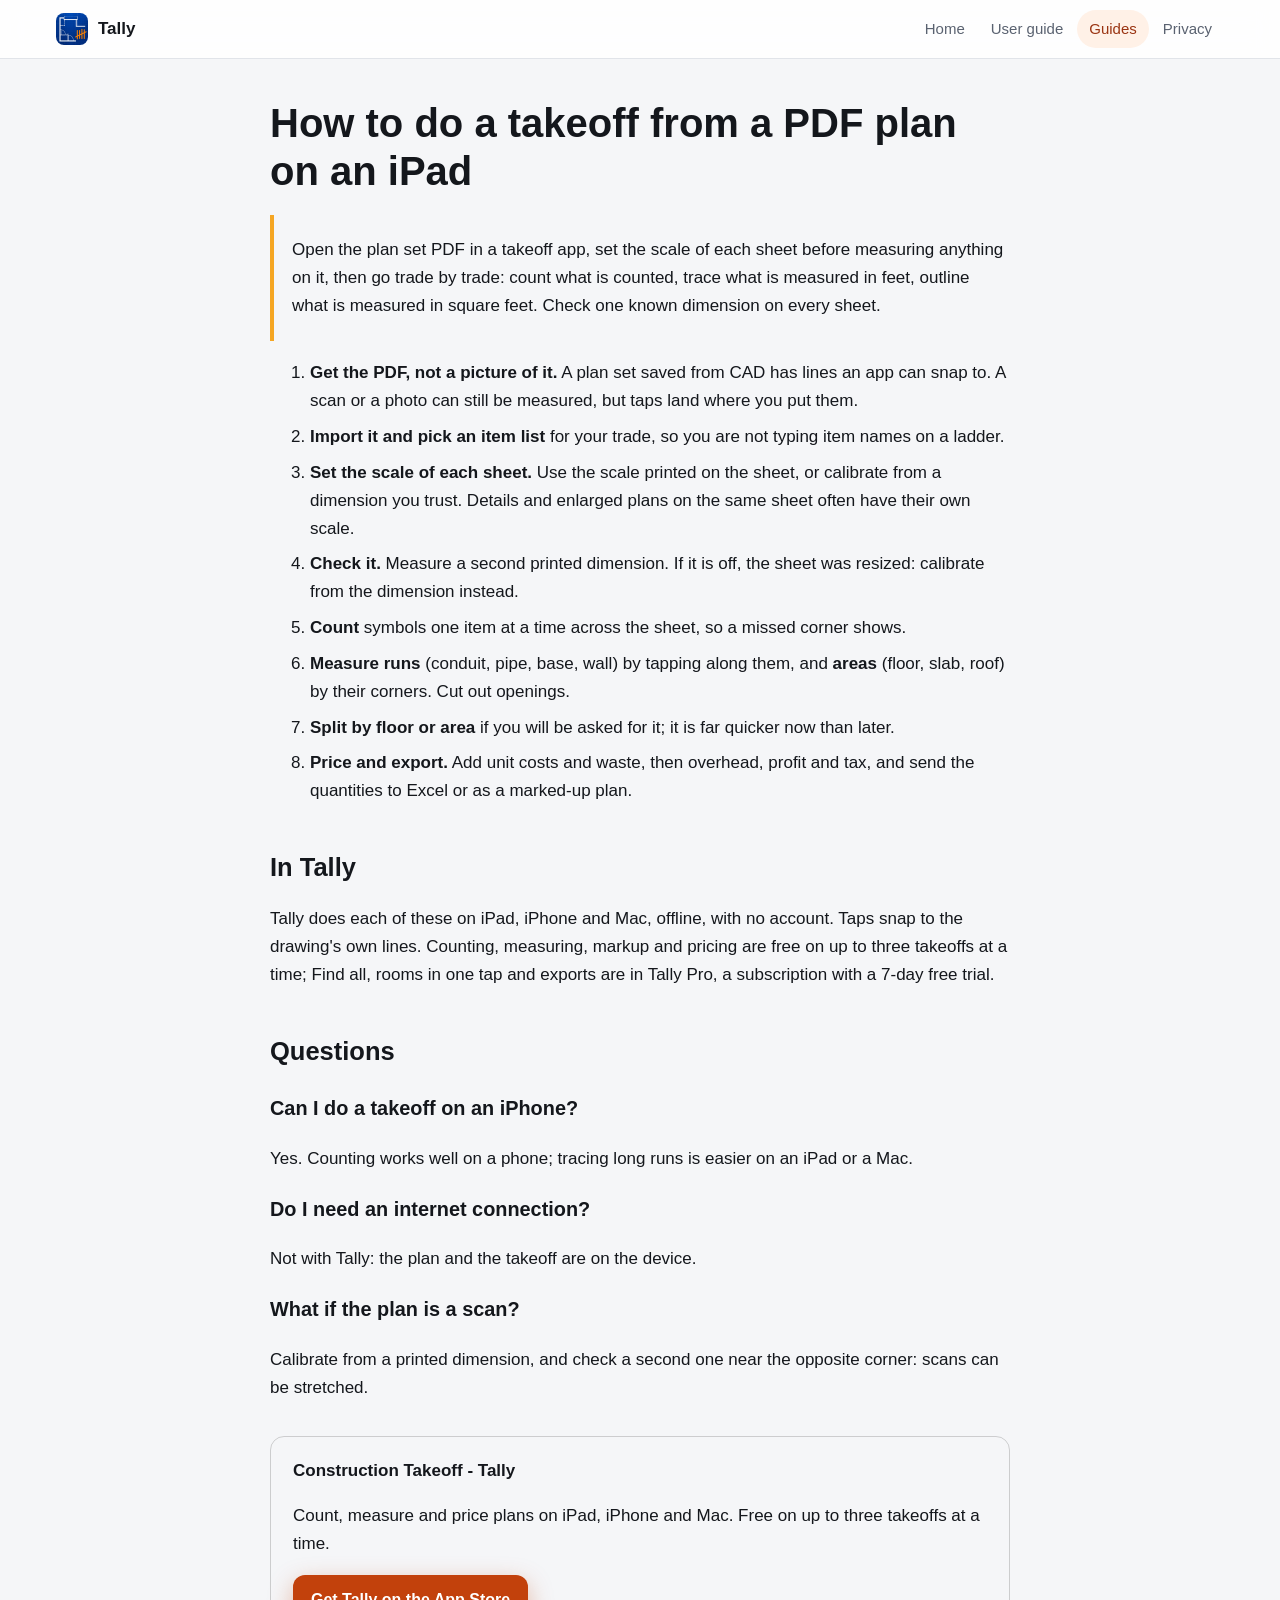
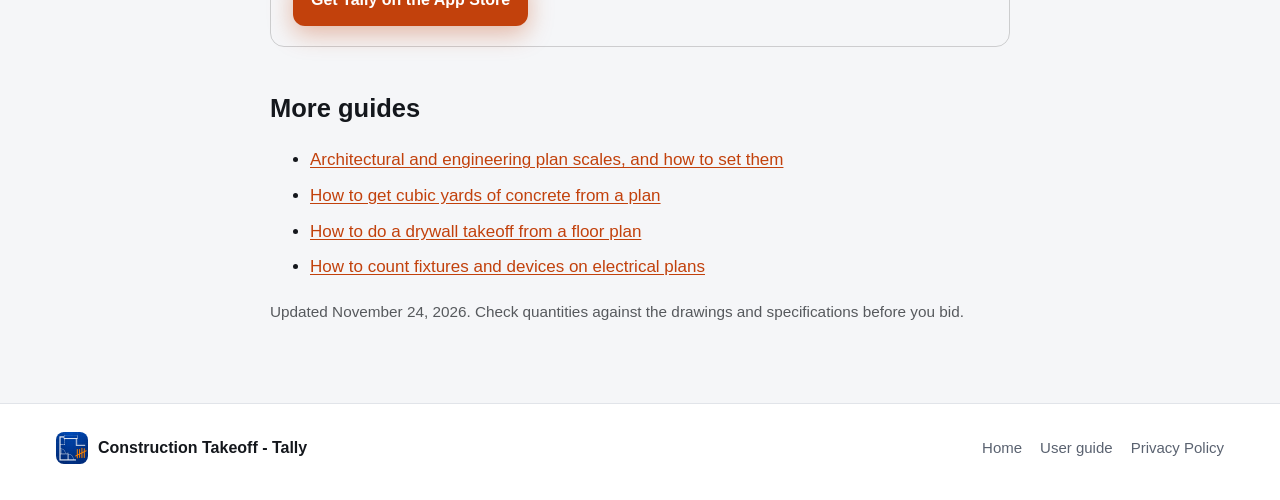
<file: pdf-takeoff-on-ipad.html>
<!doctype html>
<html lang="en">
<head>
<meta charset="utf-8">
<meta name="viewport" content="width=device-width, initial-scale=1">
<title>How to do a takeoff from a PDF plan on an iPad</title>
<meta name="description" content="Step by step: open the plan set, set each sheet&#x27;s scale, count, measure runs and areas, price it and export. On an iPad, iPhone or Mac.">
<link rel="canonical" href="https://coderalert0.github.io/tally-takeoff-site/pdf-takeoff-on-ipad.html">
<meta name="apple-itunes-app" content="app-id=6822083779">
<meta name="theme-color" content="#0b1a30">
<link rel="stylesheet" href="style.css">
<link rel="icon" href="icon.png">
<script type="application/ld+json">[{"@context": "https://schema.org", "@type": "Article", "headline": "How to do a takeoff from a PDF plan on an iPad", "description": "Step by step: open the plan set, set each sheet's scale, count, measure runs and areas, price it and export. On an iPad, iPhone or Mac.", "dateModified": "2026-11-24", "datePublished": "2026-11-24", "mainEntityOfPage": "https://coderalert0.github.io/tally-takeoff-site/pdf-takeoff-on-ipad.html", "author": {"@type": "Organization", "name": "Construction Takeoff - Tally"}}, {"@context": "https://schema.org", "@type": "FAQPage", "mainEntity": [{"@type": "Question", "name": "Can I do a takeoff on an iPhone?", "acceptedAnswer": {"@type": "Answer", "text": "Yes. Counting works well on a phone; tracing long runs is easier on an iPad or a Mac."}}, {"@type": "Question", "name": "Do I need an internet connection?", "acceptedAnswer": {"@type": "Answer", "text": "Not with Tally: the plan and the takeoff are on the device."}}, {"@type": "Question", "name": "What if the plan is a scan?", "acceptedAnswer": {"@type": "Answer", "text": "Calibrate from a printed dimension, and check a second one near the opposite corner: scans can be stretched."}}]}]</script>
<style>
.g-wrap{max-width:780px;margin:0 auto;padding:32px 20px 64px;line-height:1.65}
.g-wrap h1{font-size:clamp(1.7rem,4.6vw,2.5rem);line-height:1.2;margin:.2em 0 .5em}
.g-wrap h2{margin:1.6em 0 .5em}
.g-wrap li{margin:.45em 0}
.g-answer{border-left:4px solid #f5a623;padding:4px 0 4px 18px;margin:18px 0}
.table-scroll{overflow-x:auto}
table.g{border-collapse:collapse;width:100%;font-size:.95em}
table.g th,table.g td{border-bottom:1px solid rgba(128,128,128,.35);padding:8px 10px;text-align:left;vertical-align:top}
.g-cta{margin:34px 0 10px;padding:20px 22px;border:1px solid rgba(128,128,128,.35);border-radius:14px}
.g-meta{opacity:.7;font-size:.9em}
</style>
</head>
<body>
<header class="topbar"><div class="topbar-in">
  <a class="brand" href="./"><img src="icon.png" alt=""><span>Tally</span></a>
  <nav class="nav" aria-label="Site"><a href="./">Home</a><a href="guide.html">User guide</a><a href="./#guides" aria-current="page">Guides</a><a href="privacy.html">Privacy</a></nav>
</div></header>
<main class="g-wrap">
<h1>How to do a takeoff from a PDF plan on an iPad</h1>
<div class="g-answer"><p>Open the plan set PDF in a takeoff app, set the scale of each sheet before measuring anything on it, then go trade by trade: count what is counted, trace what is measured in feet, outline what is measured in square feet. Check one known dimension on every sheet.</p></div>
<ol><li><b>Get the PDF, not a picture of it.</b> A plan set saved from CAD has lines an app can snap to. A scan or a photo can still be measured, but taps land where you put them.</li><li><b>Import it and pick an item list</b> for your trade, so you are not typing item names on a ladder.</li><li><b>Set the scale of each sheet.</b> Use the scale printed on the sheet, or calibrate from a dimension you trust. Details and enlarged plans on the same sheet often have their own scale.</li><li><b>Check it.</b> Measure a second printed dimension. If it is off, the sheet was resized: calibrate from the dimension instead.</li><li><b>Count</b> symbols one item at a time across the sheet, so a missed corner shows.</li><li><b>Measure runs</b> (conduit, pipe, base, wall) by tapping along them, and <b>areas</b> (floor, slab, roof) by their corners. Cut out openings.</li><li><b>Split by floor or area</b> if you will be asked for it; it is far quicker now than later.</li><li><b>Price and export.</b> Add unit costs and waste, then overhead, profit and tax, and send the quantities to Excel or as a marked-up plan.</li></ol><h2>In Tally</h2><p>Tally does each of these on iPad, iPhone and Mac, offline, with no account. Taps snap to the drawing's own lines. Counting, measuring, markup and pricing are free on up to three takeoffs at a time; Find all, rooms in one tap and exports are in Tally Pro, a subscription with a 7-day free trial.</p>
<h2>Questions</h2>
<h3>Can I do a takeoff on an iPhone?</h3><p>Yes. Counting works well on a phone; tracing long runs is easier on an iPad or a Mac.</p><h3>Do I need an internet connection?</h3><p>Not with Tally: the plan and the takeoff are on the device.</p><h3>What if the plan is a scan?</h3><p>Calibrate from a printed dimension, and check a second one near the opposite corner: scans can be stretched.</p>
<div class="g-cta"><b>Construction Takeoff - Tally</b><p>Count, measure and price plans on iPad, iPhone and Mac. Free on up to three takeoffs at a time.</p>
<a class="btn btn-primary" href="https://apps.apple.com/us/app/apple-store/id6822083779?pt=128557981&amp;ct=guide-pdf-takeoff-on-ipad&amp;mt=8">Get Tally on the App Store</a></div>
<h2>More guides</h2><ul><li><a href="plan-scales.html">Architectural and engineering plan scales, and how to set them</a></li><li><a href="concrete-cubic-yards-from-plans.html">How to get cubic yards of concrete from a plan</a></li><li><a href="drywall-takeoff-from-plans.html">How to do a drywall takeoff from a floor plan</a></li><li><a href="count-symbols-on-electrical-plans.html">How to count fixtures and devices on electrical plans</a></li></ul>
<p class="g-meta">Updated November 24, 2026. Check quantities against the drawings and specifications before you bid.</p>
</main>
<footer class="site-footer"><div class="in"><a class="brand" href="./"><img src="icon.png" alt=""><span>Construction Takeoff - Tally</span></a>
<nav aria-label="Footer"><a href="./">Home</a><a href="guide.html">User guide</a><a href="privacy.html">Privacy Policy</a></nav></div></footer>
</body>
</html>
</file>
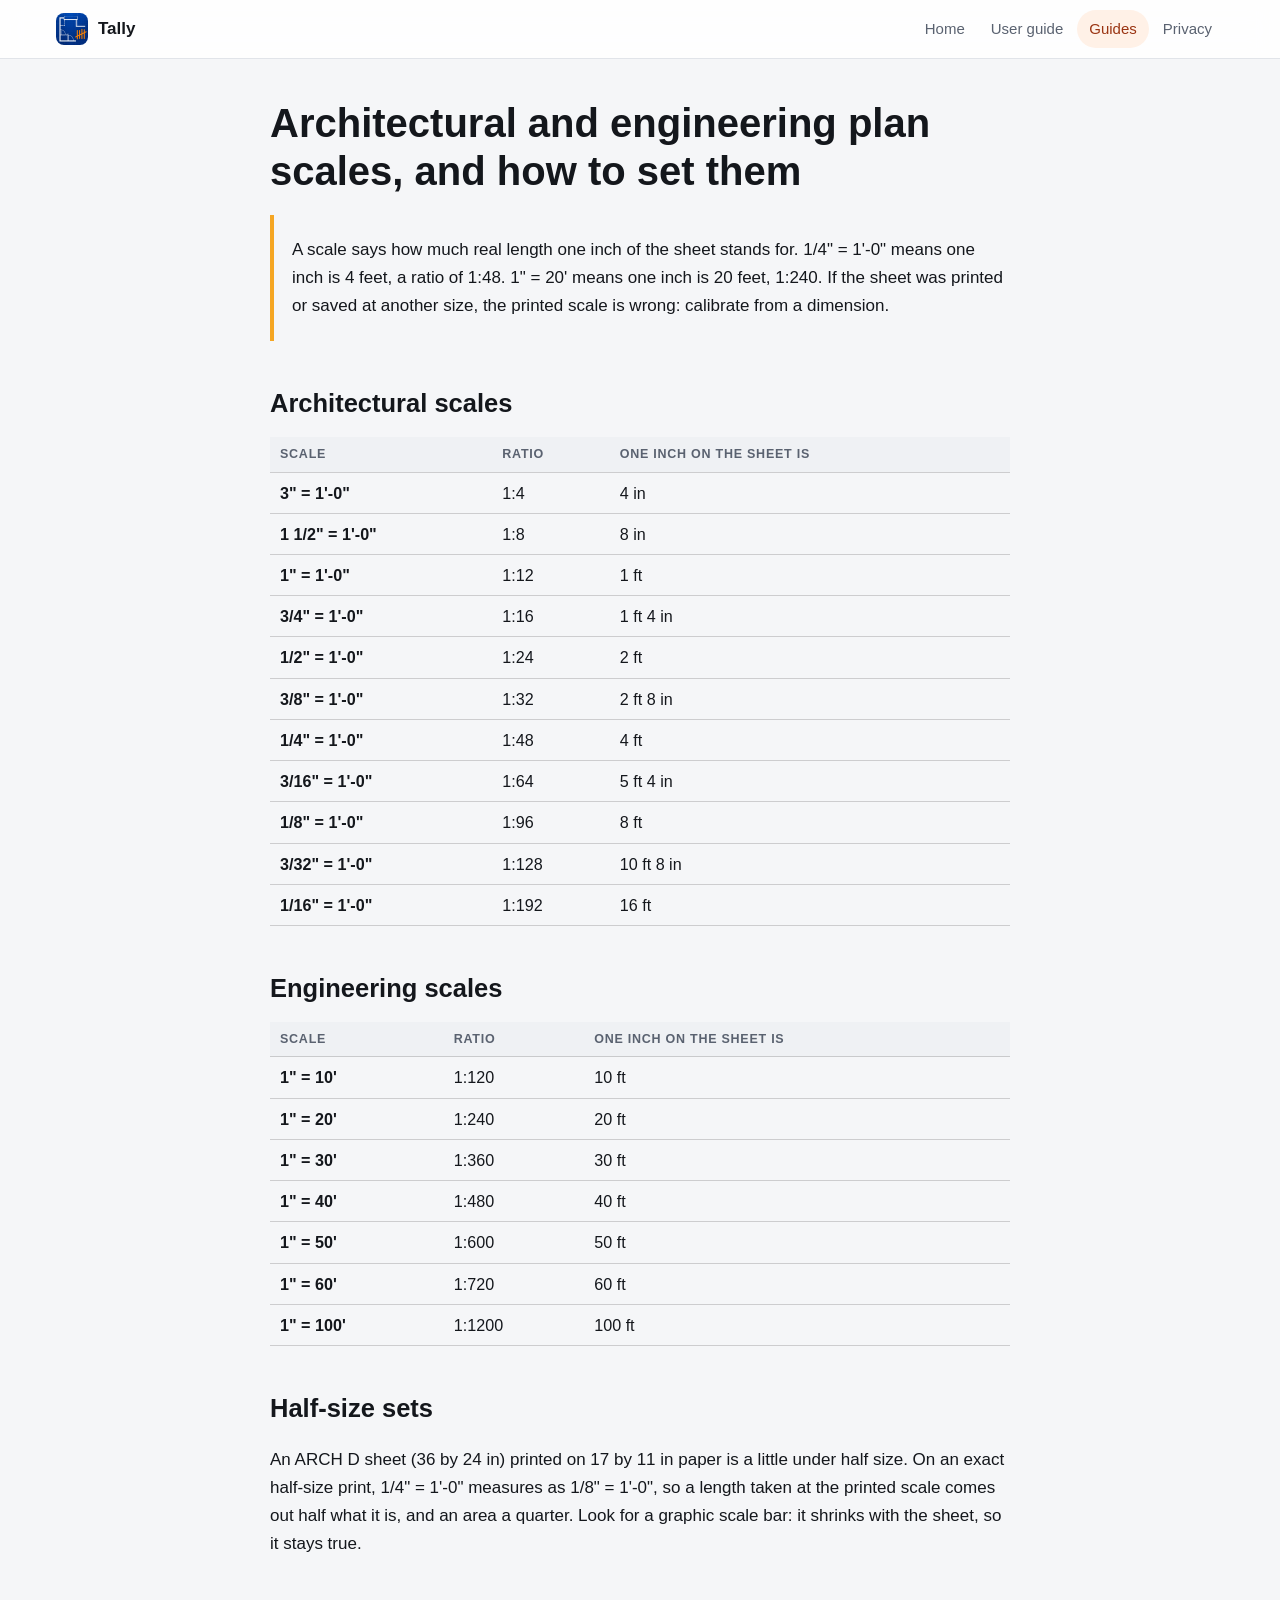
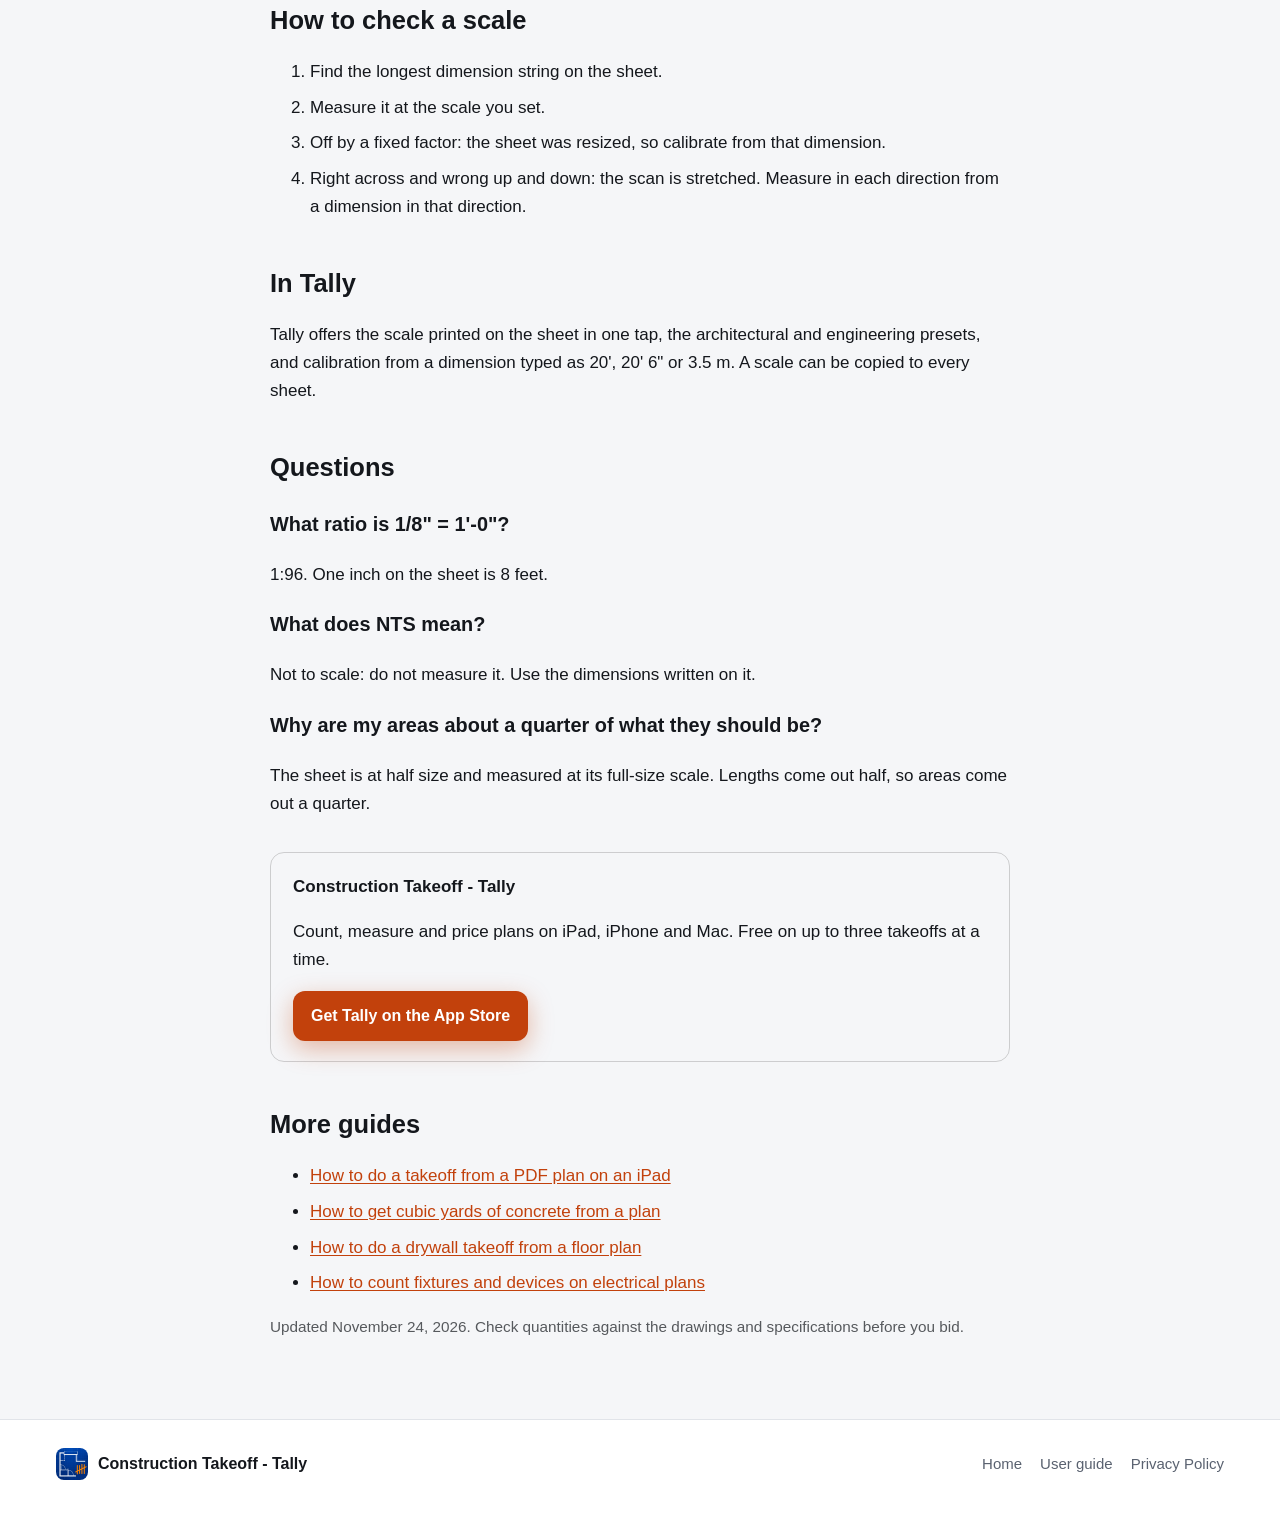
<file: plan-scales.html>
<!doctype html>
<html lang="en">
<head>
<meta charset="utf-8">
<meta name="viewport" content="width=device-width, initial-scale=1">
<title>Architectural and engineering plan scales, and how to set them</title>
<meta name="description" content="What 1/4&quot; = 1&#x27;-0&quot; and 1&quot; = 20&#x27; mean as ratios, how far an inch on the sheet is, and why a half-size set measures wrong.">
<link rel="canonical" href="https://coderalert0.github.io/tally-takeoff-site/plan-scales.html">
<meta name="apple-itunes-app" content="app-id=6822083779">
<meta name="theme-color" content="#0b1a30">
<link rel="stylesheet" href="style.css">
<link rel="icon" href="icon.png">
<script type="application/ld+json">[{"@context": "https://schema.org", "@type": "Article", "headline": "Architectural and engineering plan scales, and how to set them", "description": "What 1/4\" = 1'-0\" and 1\" = 20' mean as ratios, how far an inch on the sheet is, and why a half-size set measures wrong.", "dateModified": "2026-11-24", "datePublished": "2026-11-24", "mainEntityOfPage": "https://coderalert0.github.io/tally-takeoff-site/plan-scales.html", "author": {"@type": "Organization", "name": "Construction Takeoff - Tally"}}, {"@context": "https://schema.org", "@type": "FAQPage", "mainEntity": [{"@type": "Question", "name": "What ratio is 1/8\" = 1'-0\"?", "acceptedAnswer": {"@type": "Answer", "text": "1:96. One inch on the sheet is 8 feet."}}, {"@type": "Question", "name": "What does NTS mean?", "acceptedAnswer": {"@type": "Answer", "text": "Not to scale: do not measure it. Use the dimensions written on it."}}, {"@type": "Question", "name": "Why are my areas about a quarter of what they should be?", "acceptedAnswer": {"@type": "Answer", "text": "The sheet is at half size and measured at its full-size scale. Lengths come out half, so areas come out a quarter."}}]}]</script>
<style>
.g-wrap{max-width:780px;margin:0 auto;padding:32px 20px 64px;line-height:1.65}
.g-wrap h1{font-size:clamp(1.7rem,4.6vw,2.5rem);line-height:1.2;margin:.2em 0 .5em}
.g-wrap h2{margin:1.6em 0 .5em}
.g-wrap li{margin:.45em 0}
.g-answer{border-left:4px solid #f5a623;padding:4px 0 4px 18px;margin:18px 0}
.table-scroll{overflow-x:auto}
table.g{border-collapse:collapse;width:100%;font-size:.95em}
table.g th,table.g td{border-bottom:1px solid rgba(128,128,128,.35);padding:8px 10px;text-align:left;vertical-align:top}
.g-cta{margin:34px 0 10px;padding:20px 22px;border:1px solid rgba(128,128,128,.35);border-radius:14px}
.g-meta{opacity:.7;font-size:.9em}
</style>
</head>
<body>
<header class="topbar"><div class="topbar-in">
  <a class="brand" href="./"><img src="icon.png" alt=""><span>Tally</span></a>
  <nav class="nav" aria-label="Site"><a href="./">Home</a><a href="guide.html">User guide</a><a href="./#guides" aria-current="page">Guides</a><a href="privacy.html">Privacy</a></nav>
</div></header>
<main class="g-wrap">
<h1>Architectural and engineering plan scales, and how to set them</h1>
<div class="g-answer"><p>A scale says how much real length one inch of the sheet stands for. 1/4" = 1'-0" means one inch is 4 feet, a ratio of 1:48. 1" = 20' means one inch is 20 feet, 1:240. If the sheet was printed or saved at another size, the printed scale is wrong: calibrate from a dimension.</p></div>
<h2>Architectural scales</h2><div class="table-scroll"><table class="g"><thead><tr><th>Scale</th><th>Ratio</th><th>One inch on the sheet is</th></tr></thead><tbody><tr><td>3" = 1'-0"</td><td>1:4</td><td>4 in</td></tr><tr><td>1 1/2" = 1'-0"</td><td>1:8</td><td>8 in</td></tr><tr><td>1" = 1'-0"</td><td>1:12</td><td>1 ft</td></tr><tr><td>3/4" = 1'-0"</td><td>1:16</td><td>1 ft 4 in</td></tr><tr><td>1/2" = 1'-0"</td><td>1:24</td><td>2 ft</td></tr><tr><td>3/8" = 1'-0"</td><td>1:32</td><td>2 ft 8 in</td></tr><tr><td>1/4" = 1'-0"</td><td>1:48</td><td>4 ft</td></tr><tr><td>3/16" = 1'-0"</td><td>1:64</td><td>5 ft 4 in</td></tr><tr><td>1/8" = 1'-0"</td><td>1:96</td><td>8 ft</td></tr><tr><td>3/32" = 1'-0"</td><td>1:128</td><td>10 ft 8 in</td></tr><tr><td>1/16" = 1'-0"</td><td>1:192</td><td>16 ft</td></tr></tbody></table></div><h2>Engineering scales</h2><div class="table-scroll"><table class="g"><thead><tr><th>Scale</th><th>Ratio</th><th>One inch on the sheet is</th></tr></thead><tbody><tr><td>1" = 10'</td><td>1:120</td><td>10 ft</td></tr><tr><td>1" = 20'</td><td>1:240</td><td>20 ft</td></tr><tr><td>1" = 30'</td><td>1:360</td><td>30 ft</td></tr><tr><td>1" = 40'</td><td>1:480</td><td>40 ft</td></tr><tr><td>1" = 50'</td><td>1:600</td><td>50 ft</td></tr><tr><td>1" = 60'</td><td>1:720</td><td>60 ft</td></tr><tr><td>1" = 100'</td><td>1:1200</td><td>100 ft</td></tr></tbody></table></div><h2>Half-size sets</h2><p>An ARCH D sheet (36 by 24 in) printed on 17 by 11 in paper is a little under half size. On an exact half-size print, 1/4" = 1'-0" measures as 1/8" = 1'-0", so a length taken at the printed scale comes out half what it is, and an area a quarter. Look for a graphic scale bar: it shrinks with the sheet, so it stays true.</p><h2>How to check a scale</h2><ol><li>Find the longest dimension string on the sheet.</li><li>Measure it at the scale you set.</li><li>Off by a fixed factor: the sheet was resized, so calibrate from that dimension.</li><li>Right across and wrong up and down: the scan is stretched. Measure in each direction from a dimension in that direction.</li></ol><h2>In Tally</h2><p>Tally offers the scale printed on the sheet in one tap, the architectural and engineering presets, and calibration from a dimension typed as 20', 20' 6" or 3.5 m. A scale can be copied to every sheet.</p>
<h2>Questions</h2>
<h3>What ratio is 1/8" = 1'-0"?</h3><p>1:96. One inch on the sheet is 8 feet.</p><h3>What does NTS mean?</h3><p>Not to scale: do not measure it. Use the dimensions written on it.</p><h3>Why are my areas about a quarter of what they should be?</h3><p>The sheet is at half size and measured at its full-size scale. Lengths come out half, so areas come out a quarter.</p>
<div class="g-cta"><b>Construction Takeoff - Tally</b><p>Count, measure and price plans on iPad, iPhone and Mac. Free on up to three takeoffs at a time.</p>
<a class="btn btn-primary" href="https://apps.apple.com/us/app/apple-store/id6822083779?pt=128557981&amp;ct=guide-plan-scales&amp;mt=8">Get Tally on the App Store</a></div>
<h2>More guides</h2><ul><li><a href="pdf-takeoff-on-ipad.html">How to do a takeoff from a PDF plan on an iPad</a></li><li><a href="concrete-cubic-yards-from-plans.html">How to get cubic yards of concrete from a plan</a></li><li><a href="drywall-takeoff-from-plans.html">How to do a drywall takeoff from a floor plan</a></li><li><a href="count-symbols-on-electrical-plans.html">How to count fixtures and devices on electrical plans</a></li></ul>
<p class="g-meta">Updated November 24, 2026. Check quantities against the drawings and specifications before you bid.</p>
</main>
<footer class="site-footer"><div class="in"><a class="brand" href="./"><img src="icon.png" alt=""><span>Construction Takeoff - Tally</span></a>
<nav aria-label="Footer"><a href="./">Home</a><a href="guide.html">User guide</a><a href="privacy.html">Privacy Policy</a></nav></div></footer>
</body>
</html>
</file>
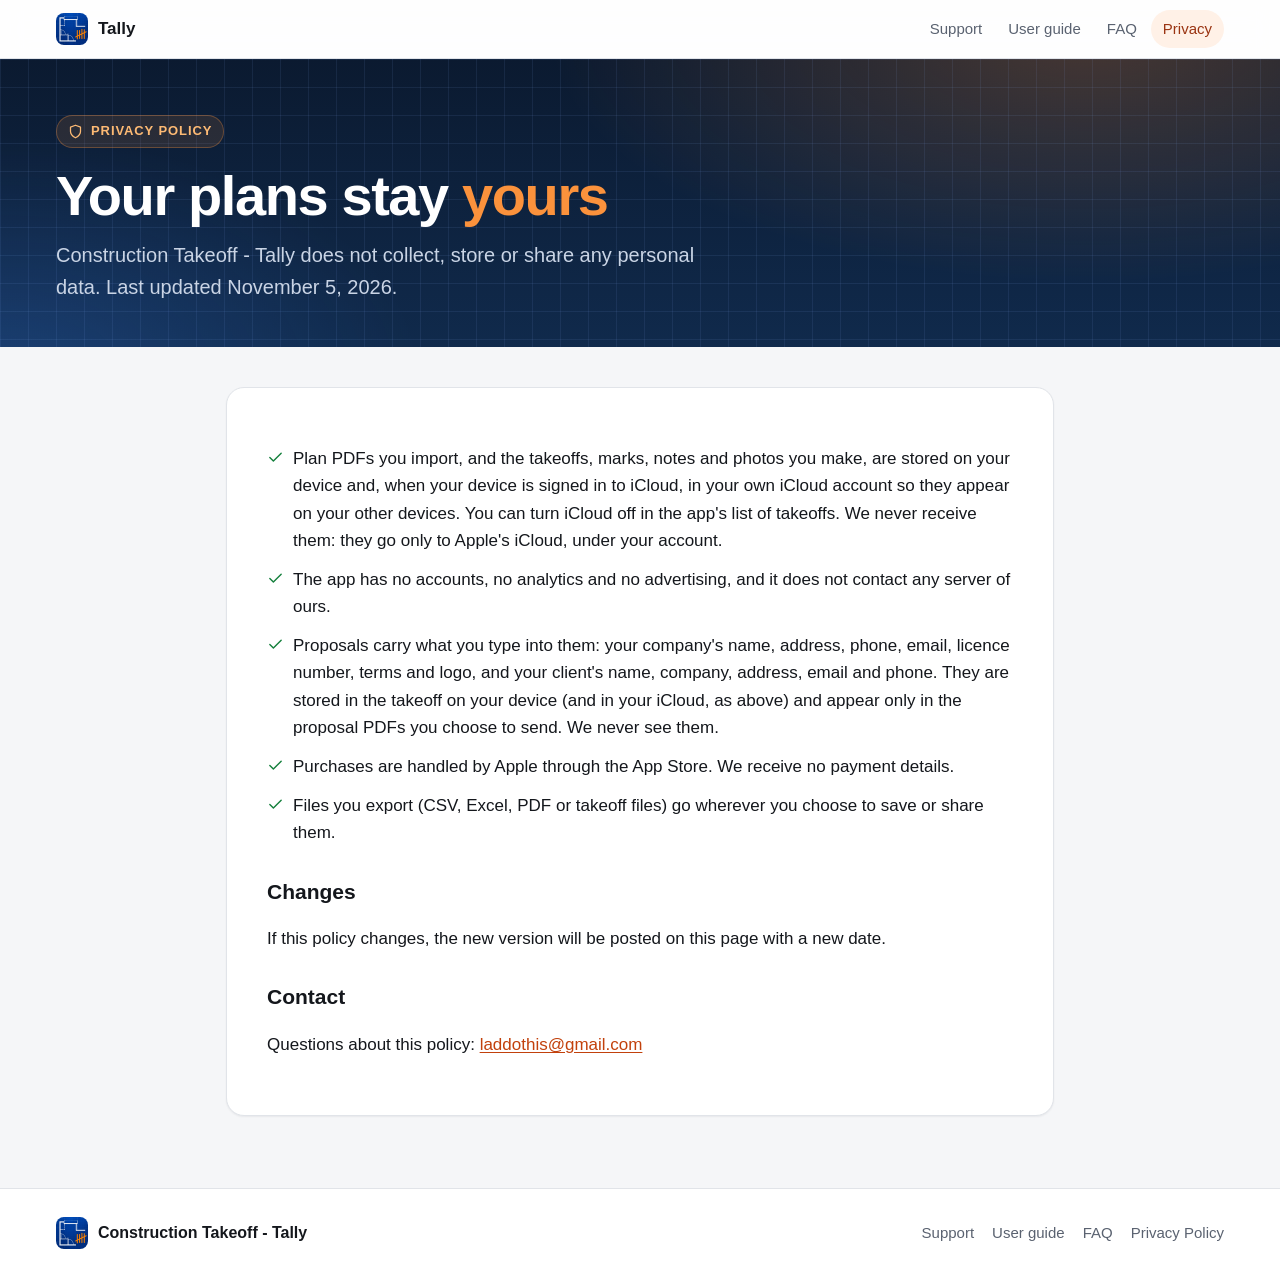
<file: privacy.html>
<!doctype html>
<html lang="en">
<head>
<meta charset="utf-8">
<meta name="viewport" content="width=device-width, initial-scale=1">
<title>Privacy Policy · Construction Takeoff - Tally</title>
<meta name="description" content="Tally collects no personal data: no accounts, no analytics, no advertising.">
<meta name="theme-color" content="#0b1a30">
<link rel="stylesheet" href="style.css">
<link rel="icon" href="icon.png">
<link rel="apple-touch-icon" href="icon.png">
</head>
<body>
<header class="topbar">
  <div class="topbar-in">
    <a class="brand" href="./"><img src="icon.png" alt=""><span>Tally</span></a>
    <nav class="nav" aria-label="Site">
      <a href="./">Support</a>
      <a href="guide.html">User guide</a>
      <a href="./#faq">FAQ</a>
      <a href="privacy.html" aria-current="page">Privacy</a>
    </nav>
  </div>
</header>

<section class="hero">
  <div class="hero-in" style="padding-bottom:44px">
    <span class="eyebrow"><svg class="ic"><use href="icons.svg#shield"/></svg>Privacy Policy</span>
    <h1>Your plans stay <em>yours</em></h1>
    <p class="lead">Construction Takeoff - Tally does not collect, store or share any personal data. Last updated November 5, 2026.</p>
  </div>
</section>

<main class="wrap narrow">
  <div class="doc">
    <ul>
      <li><svg class="ic"><use href="icons.svg#check"/></svg>Plan PDFs you import, and the takeoffs, marks, notes and photos you make, are stored on your device and, when your device is signed in to iCloud, in your own iCloud account so they appear on your other devices. You can turn iCloud off in the app's list of takeoffs. We never receive them: they go only to Apple's iCloud, under your account.</li>
      <li><svg class="ic"><use href="icons.svg#check"/></svg>The app has no accounts, no analytics and no advertising, and it does not contact any server of ours.</li>
      <li><svg class="ic"><use href="icons.svg#check"/></svg>Proposals carry what you type into them: your company's name, address, phone, email, licence number, terms and logo, and your client's name, company, address, email and phone. They are stored in the takeoff on your device (and in your iCloud, as above) and appear only in the proposal PDFs you choose to send. We never see them.</li>
      <li><svg class="ic"><use href="icons.svg#check"/></svg>Purchases are handled by Apple through the App Store. We receive no payment details.</li>
      <li><svg class="ic"><use href="icons.svg#check"/></svg>Files you export (CSV, Excel, PDF or takeoff files) go wherever you choose to save or share them.</li>
    </ul>

    <h2>Changes</h2>
    <p>If this policy changes, the new version will be posted on this page with a new date.</p>

    <h2>Contact</h2>
    <p>Questions about this policy: <span class="email"><noscript>laddothis at gmail dot com</noscript></span></p>
  </div>
</main>

<footer class="site-footer">
  <div class="in">
    <a class="brand" href="./"><img src="icon.png" alt=""><span>Construction Takeoff - Tally</span></a>
    <nav aria-label="Footer"><a href="./">Support</a><a href="guide.html">User guide</a><a href="./#faq">FAQ</a><a href="privacy.html">Privacy Policy</a></nav>
  </div>
</footer>
<script src="site.js"></script>
</body>
</html>
</file>
<file: style.css>
/* Tally support site: one stylesheet for the support page, the user guide and the privacy policy. */
:root {
  --bg: #f5f6f8; --surface: #ffffff; --surface-2: #eff1f4; --text: #14171c; --muted: #5a6270; --line: #e1e4e9;
  --accent: #c2410c; --accent-ink: #9a3412; --accent-soft: #fff1e7;
  --blue: #0062d6; --blue-soft: #eaf2fe; --green: #15803d; --green-soft: #e8f6ee;
  --shadow-sm: 0 1px 2px rgba(15, 23, 42, .06);
  --shadow: 0 1px 2px rgba(15, 23, 42, .05), 0 12px 32px rgba(15, 23, 42, .09);
  --font: -apple-system, BlinkMacSystemFont, "SF Pro Text", "Segoe UI", Roboto, "Helvetica Neue", Arial, sans-serif;
  --mono: ui-monospace, SFMono-Regular, Menlo, Consolas, monospace;
  color-scheme: light dark;
}
@media (prefers-color-scheme: dark) {
  :root {
    --bg: #0a0e15; --surface: #111722; --surface-2: #18202c; --text: #e8ecf2; --muted: #9ba4b2; --line: #243041;
    --accent: #fb923c; --accent-ink: #fdba74; --accent-soft: rgba(251, 146, 60, .13);
    --blue: #5aa9ff; --blue-soft: rgba(90, 169, 255, .12); --green: #4ade80; --green-soft: rgba(74, 222, 128, .1);
    --shadow-sm: 0 1px 2px rgba(0, 0, 0, .4);
    --shadow: 0 1px 2px rgba(0, 0, 0, .4), 0 12px 32px rgba(0, 0, 0, .35);
  }
}

* { box-sizing: border-box; }
html { -webkit-text-size-adjust: 100%; scroll-behavior: smooth; }
@media (prefers-reduced-motion: reduce) { html { scroll-behavior: auto; } * { transition: none !important; } }
body { margin: 0; background: var(--bg); color: var(--text); font: 17px/1.6 var(--font); -webkit-font-smoothing: antialiased; }
a { color: var(--accent); text-underline-offset: 2px; }
a:hover { color: var(--accent-ink); }
img { max-width: 100%; }
[hidden] { display: none !important; }
:focus-visible { outline: 3px solid var(--blue); outline-offset: 2px; border-radius: 6px; }
.ic { width: 20px; height: 20px; flex: none; fill: none; stroke: currentColor; stroke-width: 2; stroke-linecap: round; stroke-linejoin: round; }
.skip { position: absolute; left: -999px; top: 8px; background: var(--surface); padding: 8px 12px; border-radius: 8px; z-index: 100; }
.skip:focus { left: 8px; }

/* Top bar */
.topbar { position: sticky; top: 0; z-index: 50; background: color-mix(in srgb, var(--surface) 85%, transparent);
  -webkit-backdrop-filter: saturate(1.6) blur(14px); backdrop-filter: saturate(1.6) blur(14px); border-bottom: 1px solid var(--line); }
.topbar-in { max-width: 1200px; margin: 0 auto; padding: 10px 16px; display: flex; align-items: center; gap: 12px; }
.brand { display: flex; align-items: center; gap: 10px; font-weight: 700; font-size: 17px; color: var(--text); text-decoration: none; white-space: nowrap; }
.brand:hover { color: var(--text); }
.brand img { width: 32px; height: 32px; border-radius: 8px; }
.nav { margin-left: auto; display: flex; gap: 2px; overflow-x: auto; scrollbar-width: none; }
.nav::-webkit-scrollbar { display: none; }
.nav a { padding: 7px 12px; border-radius: 999px; color: var(--muted); text-decoration: none; font-size: 15px; font-weight: 500; white-space: nowrap; }
.nav a:hover { background: var(--surface-2); color: var(--text); }
.nav a[aria-current="page"] { background: var(--accent-soft); color: var(--accent-ink); }
@media (max-width: 600px) { .brand span { display: none; } .nav a { padding: 7px 9px; font-size: 14.5px; } }

/* Hero: a blueprint sheet */
.hero { position: relative; color: #fff;
  background:
    linear-gradient(rgba(140, 180, 255, .09) 1px, transparent 1px) 0 0 / 28px 28px,
    linear-gradient(90deg, rgba(140, 180, 255, .09) 1px, transparent 1px) 0 0 / 28px 28px,
    radial-gradient(900px 420px at 85% -10%, rgba(251, 146, 60, .25), transparent 60%),
    radial-gradient(700px 400px at 0% 110%, rgba(64, 140, 255, .22), transparent 60%),
    linear-gradient(180deg, #0b1a30, #102a4c); }
.hero-in { position: relative; max-width: 1200px; margin: 0 auto; padding: 56px 16px 52px; }
.eyebrow { display: inline-flex; align-items: center; gap: 8px; font-size: 13px; font-weight: 700; letter-spacing: .07em; text-transform: uppercase;
  color: #fdba74; background: rgba(251, 146, 60, .12); border: 1px solid rgba(251, 146, 60, .3); padding: 5px 11px; border-radius: 999px; }
.eyebrow .ic { width: 15px; height: 15px; }
.hero h1 { font-size: clamp(34px, 5.4vw, 56px); line-height: 1.06; letter-spacing: -.025em; margin: 18px 0 14px; max-width: 18ch; }
.hero h1 em { font-style: normal; color: #fb923c; }
.lead { font-size: clamp(17px, 2.1vw, 20px); color: #c9d4e5; max-width: 58ch; margin: 0; }
.actions { display: flex; flex-wrap: wrap; gap: 10px; margin-top: 26px; }
.btn { display: inline-flex; align-items: center; gap: 9px; padding: 12px 18px; border-radius: 12px; font-weight: 600; font-size: 16px; text-decoration: none; transition: transform .15s, background .15s; }
.btn:hover { transform: translateY(-1px); }
.btn-primary { background: #c2410c; color: #fff; box-shadow: 0 8px 24px rgba(194, 65, 12, .35); }
.btn-primary:hover { background: #ad3a0b; color: #fff; }
.btn-ghost { background: rgba(255, 255, 255, .08); color: #fff; border: 1px solid rgba(255, 255, 255, .2); }
.btn-ghost:hover { background: rgba(255, 255, 255, .14); color: #fff; }
.platforms { display: flex; flex-wrap: wrap; gap: 8px 18px; margin-top: 22px; color: #a9b8ce; font-size: 14.5px; }
.platforms span { display: inline-flex; align-items: center; gap: 7px; }
.platforms .ic { width: 16px; height: 16px; color: #4ade80; }

/* The app on a Mac and an iPhone, overlapping the page below */
.devices { position: relative; z-index: 2; max-width: 1000px; margin: 44px auto -150px; padding-right: 7%; }
.devices .mac { display: block; border-radius: 12px; border: 1px solid rgba(255, 255, 255, .14); box-shadow: 0 40px 90px rgba(0, 0, 0, .5); width: 100%; height: auto; }
.devices .phone { position: absolute; right: 0; bottom: -36px; width: 23%; border-radius: 13% / 6%; border: 5px solid #111; background: #000;
  box-shadow: 0 30px 70px rgba(0, 0, 0, .55), 0 0 0 1px rgba(255, 255, 255, .12); height: auto; }
.wrap.after-devices { padding-top: 200px; }
@media (max-width: 700px) { .devices { margin-bottom: -70px; } .wrap.after-devices { padding-top: 100px; } }

/* Page body */
.wrap { max-width: 1200px; margin: 0 auto; padding: 40px 16px 72px; }
.narrow { max-width: 860px; }
.section-title { font-size: clamp(26px, 3.4vw, 34px); letter-spacing: -.02em; line-height: 1.15; margin: 0 0 8px; }
.section-sub { color: var(--muted); font-size: 18px; margin: 0 0 24px; max-width: 62ch; }

/* Cards */
.cards { display: grid; grid-template-columns: repeat(auto-fill, minmax(240px, 1fr)); gap: 14px; margin: 18px 0; }
.card { display: block; background: var(--surface); border: 1px solid var(--line); border-radius: 16px; padding: 20px; box-shadow: var(--shadow-sm);
  color: var(--text); text-decoration: none; transition: transform .15s, box-shadow .15s, border-color .15s; }
a.card:hover { transform: translateY(-2px); box-shadow: var(--shadow); border-color: color-mix(in srgb, var(--accent) 35%, var(--line)); color: var(--text); }
.card h3 { margin: 12px 0 4px; font-size: 17.5px; }
.card p { margin: 0; color: var(--muted); font-size: 15.5px; line-height: 1.5; }
.tile { width: 42px; height: 42px; border-radius: 12px; display: grid; place-items: center; background: var(--accent-soft); color: var(--accent); }
.tile.blue { background: var(--blue-soft); color: var(--blue); }
.tile.green { background: var(--green-soft); color: var(--green); }
.tile .ic { width: 22px; height: 22px; }
.more { display: inline-flex; align-items: center; gap: 6px; margin-top: 10px; font-weight: 600; font-size: 15px; color: var(--accent); }
.more .ic { width: 16px; height: 16px; }

/* Quick start strip on the support page */
.quick { counter-reset: q; display: grid; grid-template-columns: repeat(3, minmax(0, 1fr)); gap: 14px; list-style: none; padding: 0; margin: 20px 0 0; }
.quick li { counter-increment: q; position: relative; background: var(--surface); border: 1px solid var(--line); border-radius: 16px; padding: 18px 18px 18px; box-shadow: var(--shadow-sm); }
.quick li::before { content: counter(q); display: grid; place-items: center; width: 30px; height: 30px; border-radius: 50%; background: var(--accent); color: #fff; font-weight: 700; font-size: 15px; margin-bottom: 10px; }
.quick li > b { display: block; margin-bottom: 3px; }
.quick li > span { color: var(--muted); font-size: 15.5px; line-height: 1.5; display: block; }
@media (max-width: 820px) { .quick { grid-template-columns: repeat(2, minmax(0, 1fr)); } }
@media (max-width: 520px) { .quick { grid-template-columns: 1fr; } }

/* Guide layout: contents on the left, sections on the right */
.layout { max-width: 1200px; margin: 0 auto; padding: 36px 16px 80px; display: grid; grid-template-columns: 250px minmax(0, 1fr); gap: 56px; }
.sidebar nav { position: sticky; top: 74px; max-height: calc(100vh - 90px); overflow: auto; padding: 4px 8px 24px 0; scrollbar-width: thin; }
.toc-group { margin-bottom: 18px; }
.toc-group h4 { font-size: 12px; text-transform: uppercase; letter-spacing: .09em; color: var(--muted); margin: 0 0 6px 10px; }
.toc a { display: flex; align-items: center; gap: 9px; padding: 6px 10px; border-radius: 9px; color: var(--muted); text-decoration: none; font-size: 15px; line-height: 1.35; }
.toc a .ic { width: 16px; height: 16px; opacity: .8; }
.toc a:hover { background: var(--surface-2); color: var(--text); }
.toc a.active { background: var(--accent-soft); color: var(--accent-ink); font-weight: 600; }
.toc a.dim { opacity: .35; }
.mtoc { display: none; margin: 0 0 28px; background: var(--surface); border: 1px solid var(--line); border-radius: 14px; box-shadow: var(--shadow-sm); }
.mtoc summary { cursor: pointer; padding: 14px 16px; font-weight: 600; list-style: none; display: flex; align-items: center; gap: 10px; }
.mtoc summary::-webkit-details-marker { display: none; }
.mtoc summary::after { content: ""; margin-left: auto; width: 8px; height: 8px; border-right: 2px solid var(--muted); border-bottom: 2px solid var(--muted); transform: rotate(45deg); transition: transform .2s; }
.mtoc[open] summary::after { transform: rotate(-135deg); }
.mtoc .toc { padding: 0 8px 12px; columns: 2; column-gap: 8px; }
.mtoc .toc-group { break-inside: avoid; }
@media (max-width: 980px) { .layout { grid-template-columns: 1fr; gap: 0; padding-top: 24px; } .sidebar { display: none; } .mtoc { display: block; } }
@media (max-width: 520px) { .mtoc .toc { columns: 1; } }

.content { min-width: 0; max-width: 840px; }
.g-section { scroll-margin-top: 76px; padding-bottom: 44px; margin-bottom: 44px; border-bottom: 1px solid var(--line); }
.g-section:last-of-type { border-bottom: 0; }
.sec-head { display: flex; align-items: center; gap: 14px; }
.sec-head .tile { width: 46px; height: 46px; }
.content h2 { font-size: clamp(25px, 3.2vw, 31px); letter-spacing: -.02em; line-height: 1.15; margin: 0; }
.content h2 a.anchor { color: inherit; text-decoration: none; }
.sec-intro { font-size: 18.5px; color: var(--muted); margin: 12px 0 22px; }
.content h3 { font-size: 19.5px; letter-spacing: -.01em; margin: 30px 0 10px; scroll-margin-top: 80px; }
.content p { margin: 0 0 14px; }
.content ul { padding-left: 0; list-style: none; margin: 0 0 16px; }
.content ul > li { position: relative; padding-left: 22px; margin: 0 0 9px; }
.content ul > li::before { content: ""; position: absolute; left: 4px; top: .7em; width: 7px; height: 7px; border-radius: 2px; background: var(--accent); transform: rotate(45deg); opacity: .85; }

/* Numbered steps */
ol.steps { counter-reset: s; list-style: none; padding: 0; margin: 16px 0 20px; display: grid; gap: 10px; }
ol.steps > li { counter-increment: s; position: relative; padding: 14px 16px 14px 60px; background: var(--surface); border: 1px solid var(--line); border-radius: 14px; box-shadow: var(--shadow-sm); }
ol.steps > li::before { content: counter(s); position: absolute; left: 16px; top: 14px; width: 30px; height: 30px; border-radius: 50%; background: var(--accent); color: #fff; font-weight: 700; font-size: 15px; display: grid; place-items: center; }
ol.steps > li > b:first-child { display: block; margin-bottom: 2px; }
ol.steps > li > span { color: var(--muted); }

/* Callouts */
.note { display: flex; gap: 12px; padding: 14px 16px; border-radius: 14px; margin: 18px 0; background: var(--blue-soft); border: 1px solid color-mix(in srgb, var(--blue) 22%, transparent); font-size: 16px; }
.note > .ic { margin-top: 2px; color: var(--blue); }
.note p { margin: 0 0 6px; } .note p:last-child { margin: 0; }
.note.tip { background: var(--green-soft); border-color: color-mix(in srgb, var(--green) 25%, transparent); }
.note.tip > .ic { color: var(--green); }
.note.pro { background: var(--accent-soft); border-color: color-mix(in srgb, var(--accent) 25%, transparent); }
.note.pro > .ic { color: var(--accent); }

.pro-badge { display: inline-block; font-size: 11px; font-weight: 800; letter-spacing: .07em; padding: 2px 8px; border-radius: 999px; background: linear-gradient(135deg, #f97316, #c2410c); color: #fff; vertical-align: 3px; margin-left: 6px; line-height: 1.6; }
h2 .pro-badge { vertical-align: 6px; }
kbd { font: 600 13px/1 var(--mono); padding: 3px 7px 4px; border-radius: 6px; border: 1px solid var(--line); border-bottom-width: 2px; background: var(--surface); color: var(--text); white-space: nowrap; }
code { font: 14.5px var(--mono); background: var(--surface-2); padding: 1px 6px; border-radius: 6px; }
.ui { font-weight: 600; }

/* Screenshots */
figure.shot { margin: 22px 0; }
figure.shot a { display: block; border-radius: 14px; overflow: hidden; border: 1px solid var(--line); box-shadow: var(--shadow); background: var(--surface-2); cursor: zoom-in; }
figure.shot img { display: block; width: 100%; height: auto; }
figure.shot.dark a { border-color: #1f2937; }
figcaption { font-size: 14px; color: var(--muted); margin-top: 10px; text-align: center; line-height: 1.45; }
.split { display: grid; grid-template-columns: minmax(0, 1fr) 300px; gap: 30px; align-items: start; }
.split.narrow-fig { grid-template-columns: minmax(0, 1fr) 250px; }
.split > figure.shot { margin-top: 4px; position: sticky; top: 84px; }
@media (max-width: 760px) { .split, .split.narrow-fig { grid-template-columns: 1fr; } .split > figure.shot { position: static; max-width: 340px; margin: 8px auto 20px; } }

/* Screen map: numbered pins on a screenshot */
.screenmap { display: grid; grid-template-columns: minmax(0, 400px) minmax(0, 1fr); gap: 30px; align-items: start; margin: 8px 0 10px; }
.map { position: relative; border-radius: 18px; overflow: hidden; border: 1px solid var(--line); box-shadow: var(--shadow); }
.map img { display: block; width: 100%; height: auto; }
.pin { position: absolute; transform: translate(-50%, -50%); width: 24px; height: 24px; border-radius: 50%; background: #c2410c; color: #fff;
  font: 700 12px/24px var(--font); text-align: center; box-shadow: 0 0 0 3px rgba(255, 255, 255, .95), 0 3px 10px rgba(0, 0, 0, .35); transition: transform .15s; }
.pin.on { transform: translate(-50%, -50%) scale(1.35); background: #0062d6; }
.legend { list-style: none; padding: 0; margin: 0; display: grid; gap: 4px; counter-reset: l; }
.legend li { counter-increment: l; display: grid; grid-template-columns: 26px 1fr; gap: 10px; padding: 7px 8px; border-radius: 10px; font-size: 16px; line-height: 1.45; }
.legend li::before { content: counter(l); width: 24px; height: 24px; border-radius: 50%; background: #c2410c; color: #fff; font-weight: 700; font-size: 12px; display: grid; place-items: center; margin-top: 1px; }
.legend li:hover, .legend li.on { background: var(--surface-2); }
.legend b { font-weight: 600; }
@media (max-width: 760px) { .screenmap { grid-template-columns: 1fr; } .map { max-width: 400px; margin: 0 auto; } }

/* Tables */
.table-wrap { overflow-x: auto; border: 1px solid var(--line); border-radius: 14px; background: var(--surface); margin: 16px 0 20px; box-shadow: var(--shadow-sm); }
table { border-collapse: collapse; width: 100%; font-size: 15.5px; line-height: 1.5; }
th, td { text-align: left; padding: 11px 14px; border-bottom: 1px solid var(--line); vertical-align: top; }
th { font-size: 12.5px; text-transform: uppercase; letter-spacing: .06em; color: var(--muted); background: var(--surface-2); font-weight: 700; }
tr:last-child td { border-bottom: 0; }
td:first-child { font-weight: 600; white-space: nowrap; }


/* Free and Pro */
.plans { display: grid; grid-template-columns: 1fr 1fr; gap: 14px; margin: 18px 0; }
.plan { background: var(--surface); border: 1px solid var(--line); border-radius: 16px; padding: 20px; box-shadow: var(--shadow-sm); }
.plan.pro { border-color: color-mix(in srgb, var(--accent) 45%, var(--line)); background: linear-gradient(180deg, var(--accent-soft), var(--surface) 60%); }
.plan h3 { margin: 0 0 4px !important; display: flex; align-items: center; gap: 8px; }
.plan .price { color: var(--muted); font-size: 15px; margin: 0 0 12px; }
.plan ul { margin: 0; }
.plan ul > li::before { content: none; }
.plan ul > li { padding-left: 26px; }
.plan ul > li .ic { position: absolute; left: 0; top: 4px; width: 17px; height: 17px; color: var(--green); }
.plan.pro ul > li .ic { color: var(--accent); }
@media (max-width: 640px) { .plans { grid-template-columns: 1fr; } }

/* Search */
.search { position: relative; max-width: 600px; margin-top: 26px; }
.search input { width: 100%; padding: 15px 16px 15px 50px; border-radius: 14px; border: 1px solid rgba(255, 255, 255, .22); background: rgba(255, 255, 255, .09);
  color: #fff; font: 17px var(--font); -webkit-appearance: none; appearance: none; }
.search input::placeholder { color: #9fb0c8; }
.search input:focus { outline: none; border-color: #fb923c; background: rgba(255, 255, 255, .13); box-shadow: 0 0 0 4px rgba(251, 146, 60, .25); }
.search > .ic { position: absolute; left: 17px; top: 50%; transform: translateY(-50%); color: #9fb0c8; }
.search-status { color: #c9d4e5; font-size: 14.5px; margin-top: 10px; min-height: 22px; }
.search-status a { color: #fdba74; }
.chips { display: flex; flex-wrap: wrap; gap: 8px; margin-top: 14px; }
.chips a { padding: 6px 12px; border-radius: 999px; background: rgba(255, 255, 255, .08); border: 1px solid rgba(255, 255, 255, .16); color: #e2e8f0; text-decoration: none; font-size: 14px; }
.chips a:hover { background: rgba(255, 255, 255, .16); color: #fff; }
::highlight(hit) { background: #fde68a; color: #111; }
.empty { text-align: center; color: var(--muted); padding: 40px 16px; background: var(--surface); border: 1px dashed var(--line); border-radius: 16px; }

/* FAQ */
.faq-layout { display: grid; grid-template-columns: 220px minmax(0, 1fr); gap: 48px; }
.faq-nav { position: sticky; top: 80px; align-self: start; }
.faq-nav a { display: flex; align-items: center; gap: 9px; padding: 7px 10px; border-radius: 9px; color: var(--muted); text-decoration: none; font-size: 15px; }
.faq-nav a:hover { background: var(--surface-2); color: var(--text); }
.faq-nav .ic { width: 16px; height: 16px; }
@media (max-width: 900px) { .faq-layout { grid-template-columns: 1fr; gap: 0; } .faq-nav { position: static; display: flex; flex-wrap: wrap; gap: 6px; margin-bottom: 16px; }
  .faq-nav a { background: var(--surface); border: 1px solid var(--line); border-radius: 999px; padding: 6px 12px; font-size: 14px; } }
.faq-group { scroll-margin-top: 80px; margin-bottom: 34px; }
.faq-group > h3 { display: flex; align-items: center; gap: 12px; font-size: 21px; margin: 0 0 12px; }
.faq-group > h3 .tile { width: 36px; height: 36px; border-radius: 10px; }
.faq-group > h3 .tile .ic { width: 19px; height: 19px; }
details.qa { background: var(--surface); border: 1px solid var(--line); border-radius: 14px; margin: 0 0 10px; box-shadow: var(--shadow-sm); scroll-margin-top: 84px; transition: border-color .15s; }
details.qa[open] { border-color: color-mix(in srgb, var(--accent) 35%, var(--line)); }
details.qa summary { list-style: none; cursor: pointer; padding: 16px 52px 16px 18px; font-weight: 600; position: relative; line-height: 1.45; }
details.qa summary::-webkit-details-marker { display: none; }
details.qa summary::after { content: ""; position: absolute; right: 21px; top: 50%; width: 9px; height: 9px; border-right: 2px solid var(--muted); border-bottom: 2px solid var(--muted); transform: translateY(-70%) rotate(45deg); transition: transform .2s; }
details.qa[open] summary::after { transform: translateY(-25%) rotate(-135deg); }
details.qa .a { padding: 0 18px 16px; }
details.qa .a p { margin: 0 0 10px; } details.qa .a p:last-child { margin: 0; }
details.qa .a ul { margin: 0 0 10px; }

/* Contact */
.contact { display: grid; grid-template-columns: auto 1fr auto; gap: 18px; align-items: center; background: var(--surface); border: 1px solid var(--line); border-radius: 18px; padding: 22px; box-shadow: var(--shadow); }
.contact h3 { margin: 0 0 4px; font-size: 20px; }
.contact p { margin: 0; color: var(--muted); }
.contact .tile { width: 52px; height: 52px; border-radius: 14px; }
@media (max-width: 680px) { .contact { grid-template-columns: 1fr; } }

/* Privacy */
.doc { background: var(--surface); border: 1px solid var(--line); border-radius: 18px; padding: clamp(20px, 4vw, 40px); box-shadow: var(--shadow-sm); }
.doc h2 { font-size: 21px; margin: 28px 0 8px; }
.doc ul { padding-left: 0; list-style: none; }
.doc ul > li { position: relative; padding-left: 26px; margin: 0 0 12px; }
.doc ul > li .ic { position: absolute; left: 0; top: 4px; width: 17px; height: 17px; color: var(--green); }

/* Footer, back to top, image viewer */
.site-footer { border-top: 1px solid var(--line); background: var(--surface); }
.site-footer .in { max-width: 1200px; margin: 0 auto; padding: 28px 16px 36px; display: flex; flex-wrap: wrap; gap: 14px 28px; align-items: center; color: var(--muted); font-size: 15px; }
.site-footer .brand { font-size: 16px; }
.site-footer nav { display: flex; flex-wrap: wrap; gap: 6px 18px; margin-left: auto; }
.site-footer nav a { color: var(--muted); text-decoration: none; }
.site-footer nav a:hover { color: var(--text); }
.totop { position: fixed; right: 18px; bottom: 18px; width: 46px; height: 46px; border-radius: 50%; border: 1px solid var(--line); background: var(--surface); color: var(--text);
  box-shadow: var(--shadow); display: grid; place-items: center; cursor: pointer; opacity: 0; pointer-events: none; transform: translateY(8px); transition: opacity .2s, transform .2s; z-index: 40; }
.totop.show { opacity: 1; pointer-events: auto; transform: none; }
dialog.viewer { padding: 0; border: 0; background: transparent; max-width: 96vw; max-height: 94vh; overflow: visible; }
dialog.viewer::backdrop { background: rgba(5, 10, 20, .85); }
dialog.viewer img { display: block; max-width: 96vw; max-height: 94vh; width: auto; height: auto; border-radius: 12px; box-shadow: 0 30px 80px rgba(0, 0, 0, .6); cursor: zoom-out; }

@media print {
  .topbar, .sidebar, .mtoc, .totop, .search, .chips, .site-footer nav { display: none !important; }
  .hero { background: none; color: #000; } .hero .lead, .eyebrow { color: #333; }
  .layout { display: block; } .g-section { break-inside: avoid-page; }
}

/* Search on a light page (the questions) */
.search input.light { background: var(--surface); color: var(--text); border: 1px solid var(--line); box-shadow: var(--shadow-sm); }
.search input.light::placeholder { color: var(--muted); }
.search input.light:focus { border-color: var(--accent); background: var(--surface); box-shadow: 0 0 0 4px var(--accent-soft); }
.search input.light ~ .ic, .search:has(input.light) > .ic { color: var(--muted); }
.search-status.light { color: var(--muted); }
.search-status.light a { color: var(--accent); }
</file>
